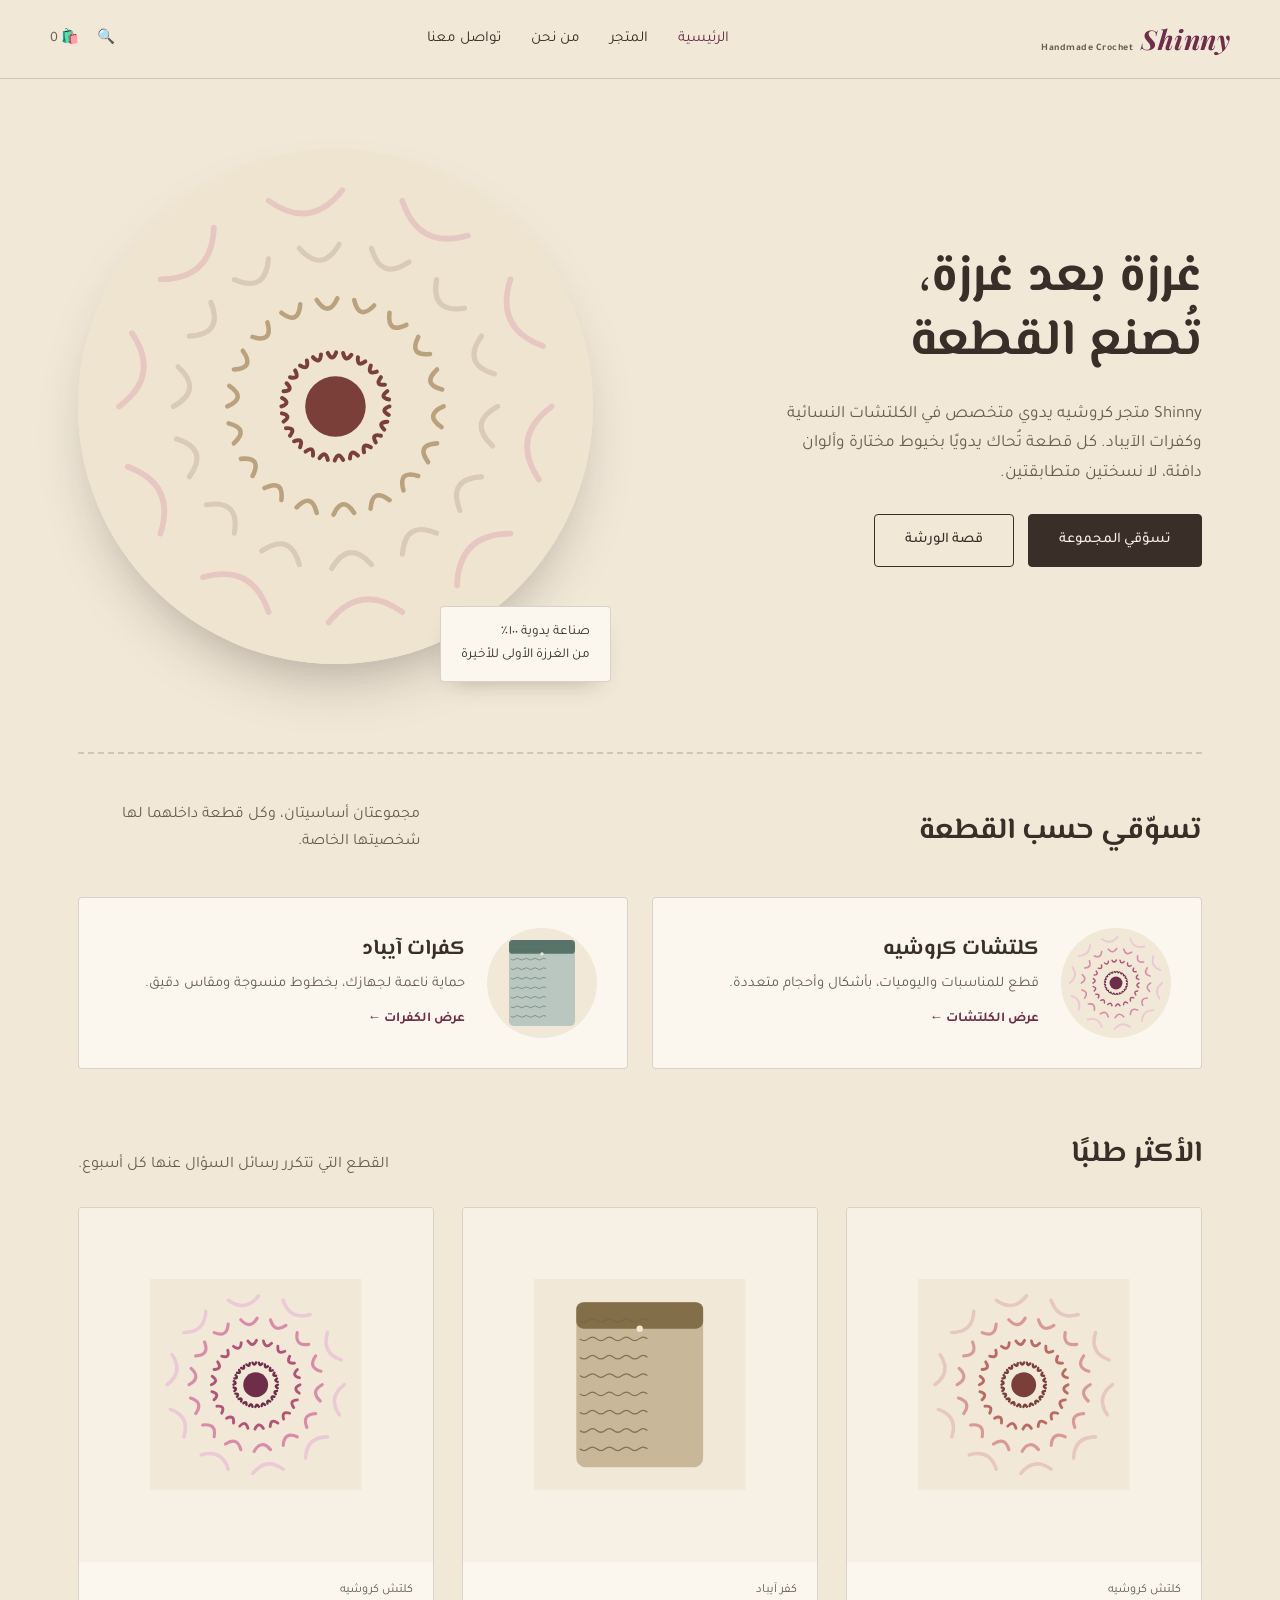
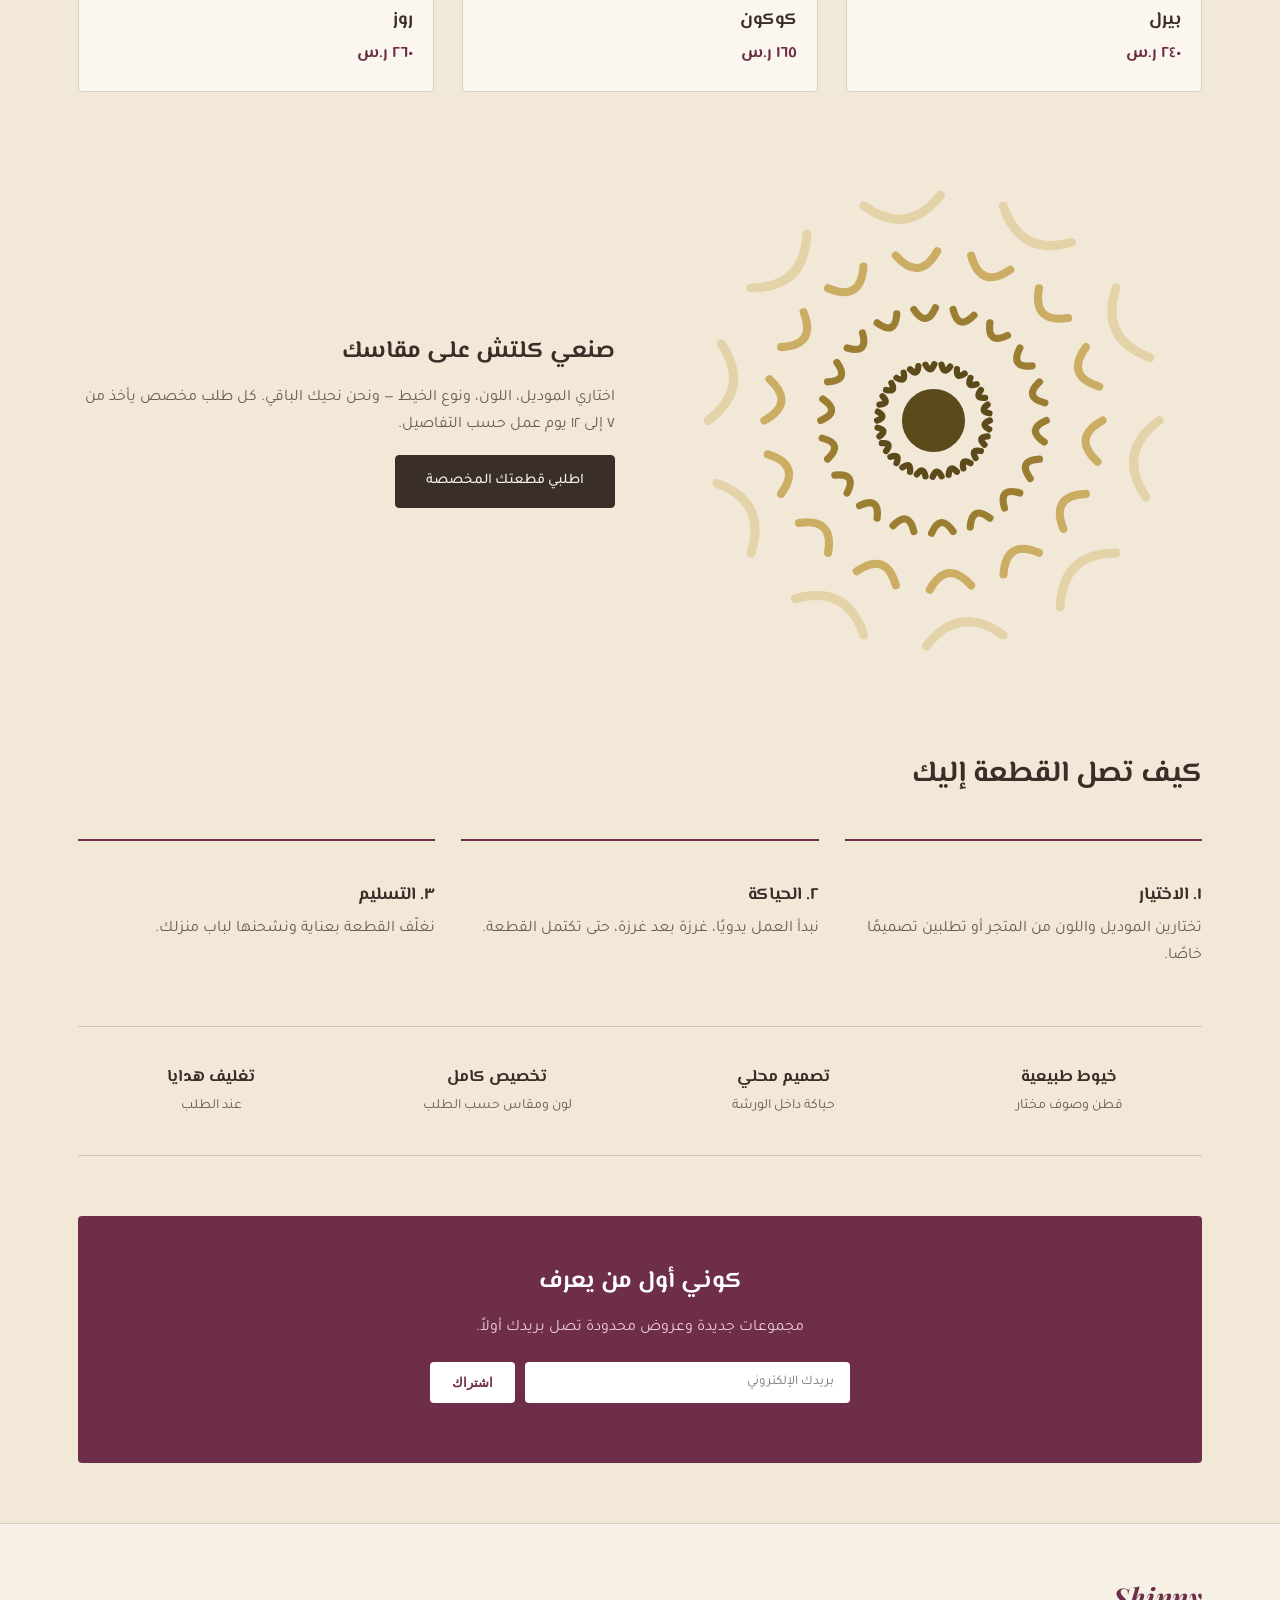
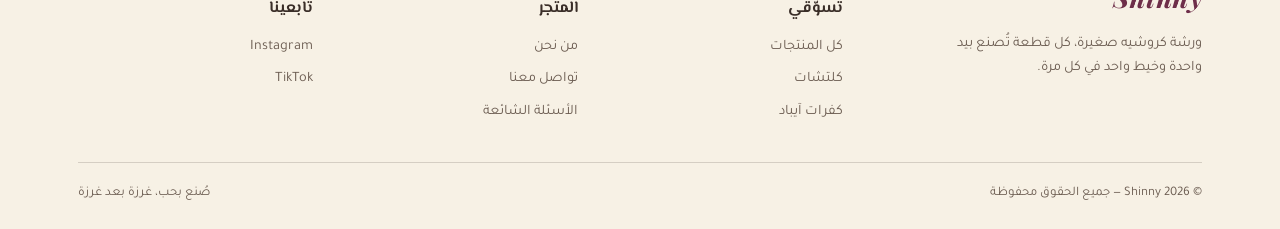
<file: index.html>
<!DOCTYPE html>
<html lang="ar" dir="rtl">
<head>
<meta charset="UTF-8">
<meta name="viewport" content="width=device-width, initial-scale=1.0">
<title>Shinny | كروشيه يدوي بالكامل</title>
<meta name="description" content="Shinny: كلتشات وكفرات آيباد كروشيه، مصنوعة يدويًا قطعة بقطعة.">
<link rel="stylesheet" href="style.css">
</head>
<body>

<header class="site-header">
  <div class="wrap header-row">
    <a href="index.html" class="logo"><em>Shinny</em><span>Handmade Crochet</span></a>
    <nav class="main-nav">
      <ul>
        <li><a href="index.html" class="active">الرئيسية</a></li>
        <li><a href="shop.html">المتجر</a></li>
        <li><a href="about.html">من نحن</a></li>
        <li><a href="contact.html">تواصل معنا</a></li>
      </ul>
    </nav>
    <div class="header-icons">
      <span>🔍</span><span>🛍️ 0</span>
    </div>
    <button class="burger" aria-label="القائمة">☰</button>
  </div>
</header>

<main class="wrap">

  <section class="hero">
    <div>
      <h1>غرزة بعد غرزة، تُصنع القطعة</h1>
      <p class="lede">Shinny متجر كروشيه يدوي متخصص في الكلتشات النسائية وكفرات الآيباد. كل قطعة تُحاك يدويًا بخيوط مختارة وألوان دافئة، لا نسختين متطابقتين.</p>
      <div style="display:flex; gap:14px; margin-top:26px; flex-wrap:wrap;">
        <a href="shop.html" class="btn btn-dark">تسوّقي المجموعة</a>
        <a href="about.html" class="btn btn-outline">قصة الورشة</a>
      </div>
    </div>
    <div class="hero-art">
      <svg xmlns="http://www.w3.org/2000/svg" viewBox="0 0 900 900" role="img" aria-label="غرزة كروشيه دائرية"><rect width="900" height="900" fill="#EFE4D0"/><path d="M828.0,450.0 Q755.3,503.3 805.7,578.0" stroke="#E7C7C2" stroke-width="10.0" fill="none" stroke-linecap="round"/><path d="M755.8,672.2 Q665.7,672.6 662.5,762.6" stroke="#E7C7C2" stroke-width="10.0" fill="none" stroke-linecap="round"/><path d="M566.8,809.5 Q493.7,756.9 438.1,827.8" stroke="#E7C7C2" stroke-width="10.0" fill="none" stroke-linecap="round"/><path d="M333.2,809.5 Q305.0,723.9 218.3,748.7" stroke="#E7C7C2" stroke-width="10.0" fill="none" stroke-linecap="round"/><path d="M144.2,672.2 Q171.6,586.4 87.0,555.5" stroke="#E7C7C2" stroke-width="10.0" fill="none" stroke-linecap="round"/><path d="M72.0,450.0 Q144.7,396.7 94.3,322.0" stroke="#E7C7C2" stroke-width="10.0" fill="none" stroke-linecap="round"/><path d="M144.2,227.8 Q234.3,227.4 237.5,137.4" stroke="#E7C7C2" stroke-width="10.0" fill="none" stroke-linecap="round"/><path d="M333.2,90.5 Q406.3,143.1 461.9,72.2" stroke="#E7C7C2" stroke-width="10.0" fill="none" stroke-linecap="round"/><path d="M566.8,90.5 Q595.0,176.1 681.7,151.3" stroke="#E7C7C2" stroke-width="10.0" fill="none" stroke-linecap="round"/><path d="M755.8,227.8 Q728.4,313.6 813.0,344.5" stroke="#E7C7C2" stroke-width="10.0" fill="none" stroke-linecap="round"/><path d="M733.5,450.0 Q680.7,478.6 724.9,519.3" stroke="#D9CBB8" stroke-width="9.0" fill="none" stroke-linecap="round"/><path d="M705.4,573.0 Q645.4,575.9 667.6,631.7" stroke="#D9CBB8" stroke-width="9.0" fill="none" stroke-linecap="round"/><path d="M626.8,671.6 Q571.5,648.2 567.2,708.1" stroke="#D9CBB8" stroke-width="9.0" fill="none" stroke-linecap="round"/><path d="M513.1,726.4 Q473.4,681.3 443.6,733.4" stroke="#D9CBB8" stroke-width="9.0" fill="none" stroke-linecap="round"/><path d="M386.9,726.4 Q370.8,668.5 321.3,702.6" stroke="#D9CBB8" stroke-width="9.0" fill="none" stroke-linecap="round"/><path d="M273.2,671.6 Q283.8,612.5 224.4,621.7" stroke="#D9CBB8" stroke-width="9.0" fill="none" stroke-linecap="round"/><path d="M194.6,573.0 Q229.7,524.3 172.3,506.9" stroke="#D9CBB8" stroke-width="9.0" fill="none" stroke-linecap="round"/><path d="M166.5,450.0 Q219.3,421.4 175.1,380.7" stroke="#D9CBB8" stroke-width="9.0" fill="none" stroke-linecap="round"/><path d="M194.6,327.0 Q254.6,324.1 232.4,268.3" stroke="#D9CBB8" stroke-width="9.0" fill="none" stroke-linecap="round"/><path d="M273.2,228.4 Q328.5,251.8 332.8,191.9" stroke="#D9CBB8" stroke-width="9.0" fill="none" stroke-linecap="round"/><path d="M386.9,173.6 Q426.6,218.7 456.4,166.6" stroke="#D9CBB8" stroke-width="9.0" fill="none" stroke-linecap="round"/><path d="M513.1,173.6 Q529.2,231.5 578.7,197.4" stroke="#D9CBB8" stroke-width="9.0" fill="none" stroke-linecap="round"/><path d="M626.8,228.4 Q616.2,287.5 675.6,278.3" stroke="#D9CBB8" stroke-width="9.0" fill="none" stroke-linecap="round"/><path d="M705.4,327.0 Q670.3,375.7 727.7,393.1" stroke="#D9CBB8" stroke-width="9.0" fill="none" stroke-linecap="round"/><path d="M639.0,450.0 Q604.3,464.9 635.5,486.1" stroke="#B9A27D" stroke-width="8.0" fill="none" stroke-linecap="round"/><path d="M627.6,514.6 Q589.9,516.7 612.0,547.3" stroke="#B9A27D" stroke-width="8.0" fill="none" stroke-linecap="round"/><path d="M594.8,571.5 Q558.6,560.5 568.9,596.9" stroke="#B9A27D" stroke-width="8.0" fill="none" stroke-linecap="round"/><path d="M544.5,613.7 Q514.3,591.0 511.5,628.7" stroke="#B9A27D" stroke-width="8.0" fill="none" stroke-linecap="round"/><path d="M482.8,636.1 Q462.2,604.5 446.7,639.0" stroke="#B9A27D" stroke-width="8.0" fill="none" stroke-linecap="round"/><path d="M417.2,636.1 Q408.6,599.3 382.3,626.4" stroke="#B9A27D" stroke-width="8.0" fill="none" stroke-linecap="round"/><path d="M355.5,613.7 Q360.0,576.2 326.0,592.6" stroke="#B9A27D" stroke-width="8.0" fill="none" stroke-linecap="round"/><path d="M305.2,571.5 Q322.3,537.8 284.7,541.6" stroke="#B9A27D" stroke-width="8.0" fill="none" stroke-linecap="round"/><path d="M272.4,514.6 Q300.0,488.8 263.3,479.6" stroke="#B9A27D" stroke-width="8.0" fill="none" stroke-linecap="round"/><path d="M261.0,450.0 Q295.7,435.1 264.5,413.9" stroke="#B9A27D" stroke-width="8.0" fill="none" stroke-linecap="round"/><path d="M272.4,385.4 Q310.1,383.3 288.0,352.7" stroke="#B9A27D" stroke-width="8.0" fill="none" stroke-linecap="round"/><path d="M305.2,328.5 Q341.4,339.5 331.1,303.1" stroke="#B9A27D" stroke-width="8.0" fill="none" stroke-linecap="round"/><path d="M355.5,286.3 Q385.7,309.0 388.5,271.3" stroke="#B9A27D" stroke-width="8.0" fill="none" stroke-linecap="round"/><path d="M417.2,263.9 Q437.8,295.5 453.3,261.0" stroke="#B9A27D" stroke-width="8.0" fill="none" stroke-linecap="round"/><path d="M482.8,263.9 Q491.4,300.7 517.7,273.6" stroke="#B9A27D" stroke-width="8.0" fill="none" stroke-linecap="round"/><path d="M544.5,286.3 Q540.0,323.8 574.0,307.4" stroke="#B9A27D" stroke-width="8.0" fill="none" stroke-linecap="round"/><path d="M594.8,328.5 Q577.7,362.2 615.3,358.4" stroke="#B9A27D" stroke-width="8.0" fill="none" stroke-linecap="round"/><path d="M627.6,385.4 Q600.0,411.2 636.7,420.4" stroke="#B9A27D" stroke-width="8.0" fill="none" stroke-linecap="round"/><path d="M544.5,450.0 Q527.3,456.1 543.3,464.8" stroke="#7A3F38" stroke-width="7.0" fill="none" stroke-linecap="round"/><path d="M540.7,476.6 Q522.4,477.6 535.4,490.5" stroke="#7A3F38" stroke-width="7.0" fill="none" stroke-linecap="round"/><path d="M529.5,501.1 Q511.7,496.9 520.5,512.9" stroke="#7A3F38" stroke-width="7.0" fill="none" stroke-linecap="round"/><path d="M511.9,521.4 Q496.0,512.4 500.0,530.2" stroke="#7A3F38" stroke-width="7.0" fill="none" stroke-linecap="round"/><path d="M489.3,536.0 Q476.6,522.8 475.3,541.0" stroke="#7A3F38" stroke-width="7.0" fill="none" stroke-linecap="round"/><path d="M463.4,543.5 Q455.0,527.3 448.7,544.5" stroke="#7A3F38" stroke-width="7.0" fill="none" stroke-linecap="round"/><path d="M436.6,543.5 Q433.0,525.6 422.1,540.3" stroke="#7A3F38" stroke-width="7.0" fill="none" stroke-linecap="round"/><path d="M410.7,536.0 Q412.4,517.7 397.8,528.8" stroke="#7A3F38" stroke-width="7.0" fill="none" stroke-linecap="round"/><path d="M388.1,521.4 Q394.8,504.4 377.7,510.9" stroke="#7A3F38" stroke-width="7.0" fill="none" stroke-linecap="round"/><path d="M370.5,501.1 Q381.7,486.7 363.5,488.0" stroke="#7A3F38" stroke-width="7.0" fill="none" stroke-linecap="round"/><path d="M359.3,476.6 Q374.2,465.9 356.3,462.1" stroke="#7A3F38" stroke-width="7.0" fill="none" stroke-linecap="round"/><path d="M355.5,450.0 Q372.7,443.9 356.7,435.2" stroke="#7A3F38" stroke-width="7.0" fill="none" stroke-linecap="round"/><path d="M359.3,423.4 Q377.6,422.4 364.6,409.5" stroke="#7A3F38" stroke-width="7.0" fill="none" stroke-linecap="round"/><path d="M370.5,398.9 Q388.3,403.1 379.5,387.1" stroke="#7A3F38" stroke-width="7.0" fill="none" stroke-linecap="round"/><path d="M388.1,378.6 Q404.0,387.6 400.0,369.8" stroke="#7A3F38" stroke-width="7.0" fill="none" stroke-linecap="round"/><path d="M410.7,364.0 Q423.4,377.2 424.7,359.0" stroke="#7A3F38" stroke-width="7.0" fill="none" stroke-linecap="round"/><path d="M436.6,356.5 Q445.0,372.7 451.3,355.5" stroke="#7A3F38" stroke-width="7.0" fill="none" stroke-linecap="round"/><path d="M463.4,356.5 Q467.0,374.4 477.9,359.7" stroke="#7A3F38" stroke-width="7.0" fill="none" stroke-linecap="round"/><path d="M489.3,364.0 Q487.6,382.3 502.2,371.2" stroke="#7A3F38" stroke-width="7.0" fill="none" stroke-linecap="round"/><path d="M511.9,378.6 Q505.2,395.6 522.3,389.1" stroke="#7A3F38" stroke-width="7.0" fill="none" stroke-linecap="round"/><path d="M529.5,398.9 Q518.3,413.3 536.5,412.0" stroke="#7A3F38" stroke-width="7.0" fill="none" stroke-linecap="round"/><path d="M540.7,423.4 Q525.8,434.1 543.7,437.9" stroke="#7A3F38" stroke-width="7.0" fill="none" stroke-linecap="round"/><circle cx="450.0" cy="450.0" r="52.9" fill="#7A3F38"/></svg>
      <div class="tag">صناعة يدوية ١٠٠٪<br>من الغرزة الأولى للأخيرة</div>
    </div>
  </section>

  <hr class="stitch-rule">

  <section>
    <div class="section-head">
      <h2>تسوّقي حسب القطعة</h2>
      <p>مجموعتان أساسيتان، وكل قطعة داخلهما لها شخصيتها الخاصة.</p>
    </div>
    <div class="cat-grid">
      <a class="cat-card" href="shop.html#clutch">
        <svg xmlns="http://www.w3.org/2000/svg" viewBox="0 0 600 600" role="img" aria-label="كلتش كروشيه"><rect width="600" height="600" fill="#F1E8D8"/><path d="M552.0,300.0 Q503.6,335.5 537.1,385.4" stroke="#EBC9D6" stroke-width="10.0" fill="none" stroke-linecap="round"/><path d="M503.9,448.1 Q443.8,448.4 441.6,508.4" stroke="#EBC9D6" stroke-width="10.0" fill="none" stroke-linecap="round"/><path d="M377.9,539.7 Q329.1,504.6 292.1,551.9" stroke="#EBC9D6" stroke-width="10.0" fill="none" stroke-linecap="round"/><path d="M222.1,539.7 Q203.3,482.6 145.5,499.1" stroke="#EBC9D6" stroke-width="10.0" fill="none" stroke-linecap="round"/><path d="M96.1,448.1 Q114.4,390.9 58.0,370.3" stroke="#EBC9D6" stroke-width="10.0" fill="none" stroke-linecap="round"/><path d="M48.0,300.0 Q96.4,264.5 62.9,214.6" stroke="#EBC9D6" stroke-width="10.0" fill="none" stroke-linecap="round"/><path d="M96.1,151.9 Q156.2,151.6 158.4,91.6" stroke="#EBC9D6" stroke-width="10.0" fill="none" stroke-linecap="round"/><path d="M222.1,60.3 Q270.9,95.4 307.9,48.1" stroke="#EBC9D6" stroke-width="10.0" fill="none" stroke-linecap="round"/><path d="M377.9,60.3 Q396.7,117.4 454.5,100.9" stroke="#EBC9D6" stroke-width="10.0" fill="none" stroke-linecap="round"/><path d="M503.9,151.9 Q485.6,209.1 542.0,229.7" stroke="#EBC9D6" stroke-width="10.0" fill="none" stroke-linecap="round"/><path d="M489.0,300.0 Q453.8,319.1 483.3,346.2" stroke="#D98CAA" stroke-width="9.0" fill="none" stroke-linecap="round"/><path d="M470.3,382.0 Q430.3,383.9 445.1,421.1" stroke="#D98CAA" stroke-width="9.0" fill="none" stroke-linecap="round"/><path d="M417.8,447.8 Q381.0,432.1 378.2,472.1" stroke="#D98CAA" stroke-width="9.0" fill="none" stroke-linecap="round"/><path d="M342.1,484.3 Q315.6,454.2 295.8,489.0" stroke="#D98CAA" stroke-width="9.0" fill="none" stroke-linecap="round"/><path d="M257.9,484.3 Q247.2,445.7 214.2,468.4" stroke="#D98CAA" stroke-width="9.0" fill="none" stroke-linecap="round"/><path d="M182.2,447.8 Q189.2,408.4 149.6,414.5" stroke="#D98CAA" stroke-width="9.0" fill="none" stroke-linecap="round"/><path d="M129.7,382.0 Q153.2,349.5 114.8,337.9" stroke="#D98CAA" stroke-width="9.0" fill="none" stroke-linecap="round"/><path d="M111.0,300.0 Q146.2,280.9 116.7,253.8" stroke="#D98CAA" stroke-width="9.0" fill="none" stroke-linecap="round"/><path d="M129.7,218.0 Q169.7,216.1 154.9,178.9" stroke="#D98CAA" stroke-width="9.0" fill="none" stroke-linecap="round"/><path d="M182.2,152.2 Q219.0,167.9 221.8,127.9" stroke="#D98CAA" stroke-width="9.0" fill="none" stroke-linecap="round"/><path d="M257.9,115.7 Q284.4,145.8 304.2,111.0" stroke="#D98CAA" stroke-width="9.0" fill="none" stroke-linecap="round"/><path d="M342.1,115.7 Q352.8,154.3 385.8,131.6" stroke="#D98CAA" stroke-width="9.0" fill="none" stroke-linecap="round"/><path d="M417.8,152.2 Q410.8,191.6 450.4,185.5" stroke="#D98CAA" stroke-width="9.0" fill="none" stroke-linecap="round"/><path d="M470.3,218.0 Q446.8,250.5 485.2,262.1" stroke="#D98CAA" stroke-width="9.0" fill="none" stroke-linecap="round"/><path d="M426.0,300.0 Q402.8,309.9 423.7,324.0" stroke="#B15578" stroke-width="8.0" fill="none" stroke-linecap="round"/><path d="M418.4,343.1 Q393.3,344.5 408.0,364.9" stroke="#B15578" stroke-width="8.0" fill="none" stroke-linecap="round"/><path d="M396.5,381.0 Q372.4,373.7 379.3,397.9" stroke="#B15578" stroke-width="8.0" fill="none" stroke-linecap="round"/><path d="M363.0,409.1 Q342.8,394.0 341.0,419.1" stroke="#B15578" stroke-width="8.0" fill="none" stroke-linecap="round"/><path d="M321.9,424.1 Q308.1,403.0 297.8,426.0" stroke="#B15578" stroke-width="8.0" fill="none" stroke-linecap="round"/><path d="M278.1,424.1 Q272.4,399.6 254.8,417.6" stroke="#B15578" stroke-width="8.0" fill="none" stroke-linecap="round"/><path d="M237.0,409.1 Q240.0,384.1 217.3,395.1" stroke="#B15578" stroke-width="8.0" fill="none" stroke-linecap="round"/><path d="M203.5,381.0 Q214.9,358.5 189.8,361.1" stroke="#B15578" stroke-width="8.0" fill="none" stroke-linecap="round"/><path d="M181.6,343.1 Q200.0,325.9 175.6,319.7" stroke="#B15578" stroke-width="8.0" fill="none" stroke-linecap="round"/><path d="M174.0,300.0 Q197.2,290.1 176.3,276.0" stroke="#B15578" stroke-width="8.0" fill="none" stroke-linecap="round"/><path d="M181.6,256.9 Q206.7,255.5 192.0,235.1" stroke="#B15578" stroke-width="8.0" fill="none" stroke-linecap="round"/><path d="M203.5,219.0 Q227.6,226.3 220.7,202.1" stroke="#B15578" stroke-width="8.0" fill="none" stroke-linecap="round"/><path d="M237.0,190.9 Q257.2,206.0 259.0,180.9" stroke="#B15578" stroke-width="8.0" fill="none" stroke-linecap="round"/><path d="M278.1,175.9 Q291.9,197.0 302.2,174.0" stroke="#B15578" stroke-width="8.0" fill="none" stroke-linecap="round"/><path d="M321.9,175.9 Q327.6,200.4 345.2,182.4" stroke="#B15578" stroke-width="8.0" fill="none" stroke-linecap="round"/><path d="M363.0,190.9 Q360.0,215.9 382.7,204.9" stroke="#B15578" stroke-width="8.0" fill="none" stroke-linecap="round"/><path d="M396.5,219.0 Q385.1,241.5 410.2,238.9" stroke="#B15578" stroke-width="8.0" fill="none" stroke-linecap="round"/><path d="M418.4,256.9 Q400.0,274.1 424.4,280.3" stroke="#B15578" stroke-width="8.0" fill="none" stroke-linecap="round"/><path d="M363.0,300.0 Q351.5,304.1 362.2,309.9" stroke="#6E2E49" stroke-width="7.0" fill="none" stroke-linecap="round"/><path d="M360.4,317.7 Q348.3,318.4 356.9,327.0" stroke="#6E2E49" stroke-width="7.0" fill="none" stroke-linecap="round"/><path d="M353.0,334.1 Q341.1,331.3 347.0,341.9" stroke="#6E2E49" stroke-width="7.0" fill="none" stroke-linecap="round"/><path d="M341.3,347.6 Q330.7,341.6 333.3,353.5" stroke="#6E2E49" stroke-width="7.0" fill="none" stroke-linecap="round"/><path d="M326.2,357.3 Q317.7,348.5 316.9,360.7" stroke="#6E2E49" stroke-width="7.0" fill="none" stroke-linecap="round"/><path d="M309.0,362.4 Q303.3,351.6 299.1,363.0" stroke="#6E2E49" stroke-width="7.0" fill="none" stroke-linecap="round"/><path d="M291.0,362.4 Q288.7,350.4 281.4,360.2" stroke="#6E2E49" stroke-width="7.0" fill="none" stroke-linecap="round"/><path d="M273.8,357.3 Q274.9,345.2 265.2,352.5" stroke="#6E2E49" stroke-width="7.0" fill="none" stroke-linecap="round"/><path d="M258.7,347.6 Q263.2,336.3 251.8,340.6" stroke="#6E2E49" stroke-width="7.0" fill="none" stroke-linecap="round"/><path d="M247.0,334.1 Q254.5,324.4 242.3,325.4" stroke="#6E2E49" stroke-width="7.0" fill="none" stroke-linecap="round"/><path d="M239.6,317.7 Q249.4,310.6 237.5,308.1" stroke="#6E2E49" stroke-width="7.0" fill="none" stroke-linecap="round"/><path d="M237.0,300.0 Q248.5,295.9 237.8,290.1" stroke="#6E2E49" stroke-width="7.0" fill="none" stroke-linecap="round"/><path d="M239.6,282.3 Q251.7,281.6 243.1,273.0" stroke="#6E2E49" stroke-width="7.0" fill="none" stroke-linecap="round"/><path d="M247.0,265.9 Q258.9,268.7 253.0,258.1" stroke="#6E2E49" stroke-width="7.0" fill="none" stroke-linecap="round"/><path d="M258.7,252.4 Q269.3,258.4 266.7,246.5" stroke="#6E2E49" stroke-width="7.0" fill="none" stroke-linecap="round"/><path d="M273.8,242.7 Q282.3,251.5 283.1,239.3" stroke="#6E2E49" stroke-width="7.0" fill="none" stroke-linecap="round"/><path d="M291.0,237.6 Q296.7,248.4 300.9,237.0" stroke="#6E2E49" stroke-width="7.0" fill="none" stroke-linecap="round"/><path d="M309.0,237.6 Q311.3,249.6 318.6,239.8" stroke="#6E2E49" stroke-width="7.0" fill="none" stroke-linecap="round"/><path d="M326.2,242.7 Q325.1,254.8 334.8,247.5" stroke="#6E2E49" stroke-width="7.0" fill="none" stroke-linecap="round"/><path d="M341.3,252.4 Q336.8,263.7 348.2,259.4" stroke="#6E2E49" stroke-width="7.0" fill="none" stroke-linecap="round"/><path d="M353.0,265.9 Q345.5,275.6 357.7,274.6" stroke="#6E2E49" stroke-width="7.0" fill="none" stroke-linecap="round"/><path d="M360.4,282.3 Q350.6,289.4 362.5,291.9" stroke="#6E2E49" stroke-width="7.0" fill="none" stroke-linecap="round"/><circle cx="300.0" cy="300.0" r="35.3" fill="#6E2E49"/></svg>
        <div>
          <h3>كلتشات كروشيه</h3>
          <p>قطع للمناسبات واليوميات، بأشكال وأحجام متعددة.</p>
          <span class="go">عرض الكلتشات ←</span>
        </div>
      </a>
      <a class="cat-card" href="shop.html#ipad">
        <svg xmlns="http://www.w3.org/2000/svg" viewBox="0 0 600 600" role="img" aria-label="كفر آيباد كروشيه"><rect width="600" height="600" fill="#F1E8D8"/><rect x="120.0" y="66.0" width="360.0" height="468.0" rx="26" fill="#B9C7C0"/><path d="M130.0,118.0 q12,10 24,0 q12,-10 24,0 q12,10 24,0 q12,-10 24,0 q12,10 24,0 q12,-10 24,0 q12,10 24,0 q12,-10 24,0" stroke="#4E6B60" stroke-width="3.5" fill="none" opacity="0.85"/><path d="M130.0,170.0 q12,10 24,0 q12,-10 24,0 q12,10 24,0 q12,-10 24,0 q12,10 24,0 q12,-10 24,0 q12,10 24,0 q12,-10 24,0" stroke="#4E6B60" stroke-width="3.5" fill="none" opacity="0.85"/><path d="M130.0,222.0 q12,10 24,0 q12,-10 24,0 q12,10 24,0 q12,-10 24,0 q12,10 24,0 q12,-10 24,0 q12,10 24,0 q12,-10 24,0" stroke="#4E6B60" stroke-width="3.5" fill="none" opacity="0.85"/><path d="M130.0,274.0 q12,10 24,0 q12,-10 24,0 q12,10 24,0 q12,-10 24,0 q12,10 24,0 q12,-10 24,0 q12,10 24,0 q12,-10 24,0" stroke="#4E6B60" stroke-width="3.5" fill="none" opacity="0.85"/><path d="M130.0,326.0 q12,10 24,0 q12,-10 24,0 q12,10 24,0 q12,-10 24,0 q12,10 24,0 q12,-10 24,0 q12,10 24,0 q12,-10 24,0" stroke="#4E6B60" stroke-width="3.5" fill="none" opacity="0.85"/><path d="M130.0,378.0 q12,10 24,0 q12,-10 24,0 q12,10 24,0 q12,-10 24,0 q12,10 24,0 q12,-10 24,0 q12,10 24,0 q12,-10 24,0" stroke="#4E6B60" stroke-width="3.5" fill="none" opacity="0.85"/><path d="M130.0,430.0 q12,10 24,0 q12,-10 24,0 q12,10 24,0 q12,-10 24,0 q12,10 24,0 q12,-10 24,0 q12,10 24,0 q12,-10 24,0" stroke="#4E6B60" stroke-width="3.5" fill="none" opacity="0.85"/><path d="M130.0,482.0 q12,10 24,0 q12,-10 24,0 q12,10 24,0 q12,-10 24,0 q12,10 24,0 q12,-10 24,0 q12,10 24,0 q12,-10 24,0" stroke="#4E6B60" stroke-width="3.5" fill="none" opacity="0.85"/><rect x="120.0" y="66.0" width="360.0" height="74.9" rx="20" fill="#4E6B60" opacity="0.9"/><circle cx="300.0" cy="140.9" r="9" fill="#F1E8D8"/></svg>
        <div>
          <h3>كفرات آيباد</h3>
          <p>حماية ناعمة لجهازك، بخطوط منسوجة ومقاس دقيق.</p>
          <span class="go">عرض الكفرات ←</span>
        </div>
      </a>
    </div>
  </section>

  <section>
    <div class="section-head">
      <h2>الأكثر طلبًا</h2>
      <p>القطع التي تتكرر رسائل السؤال عنها كل أسبوع.</p>
    </div>
    <div class="product-grid">

      <a class="product-card" href="product.html?item=pearl">
        <div class="thumb"><svg xmlns="http://www.w3.org/2000/svg" viewBox="0 0 600 600" role="img" aria-label="كلتش بيرل"><rect width="600" height="600" fill="#F1E8D8"/><path d="M552.0,300.0 Q503.6,335.5 537.1,385.4" stroke="#E7C7C2" stroke-width="10.0" fill="none" stroke-linecap="round"/><path d="M503.9,448.1 Q443.8,448.4 441.6,508.4" stroke="#E7C7C2" stroke-width="10.0" fill="none" stroke-linecap="round"/><path d="M377.9,539.7 Q329.1,504.6 292.1,551.9" stroke="#E7C7C2" stroke-width="10.0" fill="none" stroke-linecap="round"/><path d="M222.1,539.7 Q203.3,482.6 145.5,499.1" stroke="#E7C7C2" stroke-width="10.0" fill="none" stroke-linecap="round"/><path d="M96.1,448.1 Q114.4,390.9 58.0,370.3" stroke="#E7C7C2" stroke-width="10.0" fill="none" stroke-linecap="round"/><path d="M48.0,300.0 Q96.4,264.5 62.9,214.6" stroke="#E7C7C2" stroke-width="10.0" fill="none" stroke-linecap="round"/><path d="M96.1,151.9 Q156.2,151.6 158.4,91.6" stroke="#E7C7C2" stroke-width="10.0" fill="none" stroke-linecap="round"/><path d="M222.1,60.3 Q270.9,95.4 307.9,48.1" stroke="#E7C7C2" stroke-width="10.0" fill="none" stroke-linecap="round"/><path d="M377.9,60.3 Q396.7,117.4 454.5,100.9" stroke="#E7C7C2" stroke-width="10.0" fill="none" stroke-linecap="round"/><path d="M503.9,151.9 Q485.6,209.1 542.0,229.7" stroke="#E7C7C2" stroke-width="10.0" fill="none" stroke-linecap="round"/><path d="M489.0,300.0 Q453.8,319.1 483.3,346.2" stroke="#D89A93" stroke-width="9.0" fill="none" stroke-linecap="round"/><path d="M470.3,382.0 Q430.3,383.9 445.1,421.1" stroke="#D89A93" stroke-width="9.0" fill="none" stroke-linecap="round"/><path d="M417.8,447.8 Q381.0,432.1 378.2,472.1" stroke="#D89A93" stroke-width="9.0" fill="none" stroke-linecap="round"/><path d="M342.1,484.3 Q315.6,454.2 295.8,489.0" stroke="#D89A93" stroke-width="9.0" fill="none" stroke-linecap="round"/><path d="M257.9,484.3 Q247.2,445.7 214.2,468.4" stroke="#D89A93" stroke-width="9.0" fill="none" stroke-linecap="round"/><path d="M182.2,447.8 Q189.2,408.4 149.6,414.5" stroke="#D89A93" stroke-width="9.0" fill="none" stroke-linecap="round"/><path d="M129.7,382.0 Q153.2,349.5 114.8,337.9" stroke="#D89A93" stroke-width="9.0" fill="none" stroke-linecap="round"/><path d="M111.0,300.0 Q146.2,280.9 116.7,253.8" stroke="#D89A93" stroke-width="9.0" fill="none" stroke-linecap="round"/><path d="M129.7,218.0 Q169.7,216.1 154.9,178.9" stroke="#D89A93" stroke-width="9.0" fill="none" stroke-linecap="round"/><path d="M182.2,152.2 Q219.0,167.9 221.8,127.9" stroke="#D89A93" stroke-width="9.0" fill="none" stroke-linecap="round"/><path d="M257.9,115.7 Q284.4,145.8 304.2,111.0" stroke="#D89A93" stroke-width="9.0" fill="none" stroke-linecap="round"/><path d="M342.1,115.7 Q352.8,154.3 385.8,131.6" stroke="#D89A93" stroke-width="9.0" fill="none" stroke-linecap="round"/><path d="M417.8,152.2 Q410.8,191.6 450.4,185.5" stroke="#D89A93" stroke-width="9.0" fill="none" stroke-linecap="round"/><path d="M470.3,218.0 Q446.8,250.5 485.2,262.1" stroke="#D89A93" stroke-width="9.0" fill="none" stroke-linecap="round"/><path d="M426.0,300.0 Q402.8,309.9 423.7,324.0" stroke="#B96B63" stroke-width="8.0" fill="none" stroke-linecap="round"/><path d="M418.4,343.1 Q393.3,344.5 408.0,364.9" stroke="#B96B63" stroke-width="8.0" fill="none" stroke-linecap="round"/><path d="M396.5,381.0 Q372.4,373.7 379.3,397.9" stroke="#B96B63" stroke-width="8.0" fill="none" stroke-linecap="round"/><path d="M363.0,409.1 Q342.8,394.0 341.0,419.1" stroke="#B96B63" stroke-width="8.0" fill="none" stroke-linecap="round"/><path d="M321.9,424.1 Q308.1,403.0 297.8,426.0" stroke="#B96B63" stroke-width="8.0" fill="none" stroke-linecap="round"/><path d="M278.1,424.1 Q272.4,399.6 254.8,417.6" stroke="#B96B63" stroke-width="8.0" fill="none" stroke-linecap="round"/><path d="M237.0,409.1 Q240.0,384.1 217.3,395.1" stroke="#B96B63" stroke-width="8.0" fill="none" stroke-linecap="round"/><path d="M203.5,381.0 Q214.9,358.5 189.8,361.1" stroke="#B96B63" stroke-width="8.0" fill="none" stroke-linecap="round"/><path d="M181.6,343.1 Q200.0,325.9 175.6,319.7" stroke="#B96B63" stroke-width="8.0" fill="none" stroke-linecap="round"/><path d="M174.0,300.0 Q197.2,290.1 176.3,276.0" stroke="#B96B63" stroke-width="8.0" fill="none" stroke-linecap="round"/><path d="M181.6,256.9 Q206.7,255.5 192.0,235.1" stroke="#B96B63" stroke-width="8.0" fill="none" stroke-linecap="round"/><path d="M203.5,219.0 Q227.6,226.3 220.7,202.1" stroke="#B96B63" stroke-width="8.0" fill="none" stroke-linecap="round"/><path d="M237.0,190.9 Q257.2,206.0 259.0,180.9" stroke="#B96B63" stroke-width="8.0" fill="none" stroke-linecap="round"/><path d="M278.1,175.9 Q291.9,197.0 302.2,174.0" stroke="#B96B63" stroke-width="8.0" fill="none" stroke-linecap="round"/><path d="M321.9,175.9 Q327.6,200.4 345.2,182.4" stroke="#B96B63" stroke-width="8.0" fill="none" stroke-linecap="round"/><path d="M363.0,190.9 Q360.0,215.9 382.7,204.9" stroke="#B96B63" stroke-width="8.0" fill="none" stroke-linecap="round"/><path d="M396.5,219.0 Q385.1,241.5 410.2,238.9" stroke="#B96B63" stroke-width="8.0" fill="none" stroke-linecap="round"/><path d="M418.4,256.9 Q400.0,274.1 424.4,280.3" stroke="#B96B63" stroke-width="8.0" fill="none" stroke-linecap="round"/><path d="M363.0,300.0 Q351.5,304.1 362.2,309.9" stroke="#7A3F38" stroke-width="7.0" fill="none" stroke-linecap="round"/><path d="M360.4,317.7 Q348.3,318.4 356.9,327.0" stroke="#7A3F38" stroke-width="7.0" fill="none" stroke-linecap="round"/><path d="M353.0,334.1 Q341.1,331.3 347.0,341.9" stroke="#7A3F38" stroke-width="7.0" fill="none" stroke-linecap="round"/><path d="M341.3,347.6 Q330.7,341.6 333.3,353.5" stroke="#7A3F38" stroke-width="7.0" fill="none" stroke-linecap="round"/><path d="M326.2,357.3 Q317.7,348.5 316.9,360.7" stroke="#7A3F38" stroke-width="7.0" fill="none" stroke-linecap="round"/><path d="M309.0,362.4 Q303.3,351.6 299.1,363.0" stroke="#7A3F38" stroke-width="7.0" fill="none" stroke-linecap="round"/><path d="M291.0,362.4 Q288.7,350.4 281.4,360.2" stroke="#7A3F38" stroke-width="7.0" fill="none" stroke-linecap="round"/><path d="M273.8,357.3 Q274.9,345.2 265.2,352.5" stroke="#7A3F38" stroke-width="7.0" fill="none" stroke-linecap="round"/><path d="M258.7,347.6 Q263.2,336.3 251.8,340.6" stroke="#7A3F38" stroke-width="7.0" fill="none" stroke-linecap="round"/><path d="M247.0,334.1 Q254.5,324.4 242.3,325.4" stroke="#7A3F38" stroke-width="7.0" fill="none" stroke-linecap="round"/><path d="M239.6,317.7 Q249.4,310.6 237.5,308.1" stroke="#7A3F38" stroke-width="7.0" fill="none" stroke-linecap="round"/><path d="M237.0,300.0 Q248.5,295.9 237.8,290.1" stroke="#7A3F38" stroke-width="7.0" fill="none" stroke-linecap="round"/><path d="M239.6,282.3 Q251.7,281.6 243.1,273.0" stroke="#7A3F38" stroke-width="7.0" fill="none" stroke-linecap="round"/><path d="M247.0,265.9 Q258.9,268.7 253.0,258.1" stroke="#7A3F38" stroke-width="7.0" fill="none" stroke-linecap="round"/><path d="M258.7,252.4 Q269.3,258.4 266.7,246.5" stroke="#7A3F38" stroke-width="7.0" fill="none" stroke-linecap="round"/><path d="M273.8,242.7 Q282.3,251.5 283.1,239.3" stroke="#7A3F38" stroke-width="7.0" fill="none" stroke-linecap="round"/><path d="M291.0,237.6 Q296.7,248.4 300.9,237.0" stroke="#7A3F38" stroke-width="7.0" fill="none" stroke-linecap="round"/><path d="M309.0,237.6 Q311.3,249.6 318.6,239.8" stroke="#7A3F38" stroke-width="7.0" fill="none" stroke-linecap="round"/><path d="M326.2,242.7 Q325.1,254.8 334.8,247.5" stroke="#7A3F38" stroke-width="7.0" fill="none" stroke-linecap="round"/><path d="M341.3,252.4 Q336.8,263.7 348.2,259.4" stroke="#7A3F38" stroke-width="7.0" fill="none" stroke-linecap="round"/><path d="M353.0,265.9 Q345.5,275.6 357.7,274.6" stroke="#7A3F38" stroke-width="7.0" fill="none" stroke-linecap="round"/><path d="M360.4,282.3 Q350.6,289.4 362.5,291.9" stroke="#7A3F38" stroke-width="7.0" fill="none" stroke-linecap="round"/><circle cx="300.0" cy="300.0" r="35.3" fill="#7A3F38"/></svg></div>
        <div class="product-body">
          <span class="kicker">كلتش كروشيه</span>
          <h3>بيرل</h3>
          <span class="price">٢٤٠ ر.س</span>
        </div>
      </a>

      <a class="product-card" href="product.html?item=cocoon">
        <div class="thumb"><svg xmlns="http://www.w3.org/2000/svg" viewBox="0 0 600 600" role="img" aria-label="كفر آيباد كوكون"><rect width="600" height="600" fill="#F1E8D8"/><rect x="120.0" y="66.0" width="360.0" height="468.0" rx="26" fill="#C9B79A"/><path d="M130.0,118.0 q12,10 24,0 q12,-10 24,0 q12,10 24,0 q12,-10 24,0 q12,10 24,0 q12,-10 24,0 q12,10 24,0 q12,-10 24,0" stroke="#7A6640" stroke-width="3.5" fill="none" opacity="0.85"/><path d="M130.0,170.0 q12,10 24,0 q12,-10 24,0 q12,10 24,0 q12,-10 24,0 q12,10 24,0 q12,-10 24,0 q12,10 24,0 q12,-10 24,0" stroke="#7A6640" stroke-width="3.5" fill="none" opacity="0.85"/><path d="M130.0,222.0 q12,10 24,0 q12,-10 24,0 q12,10 24,0 q12,-10 24,0 q12,10 24,0 q12,-10 24,0 q12,10 24,0 q12,-10 24,0" stroke="#7A6640" stroke-width="3.5" fill="none" opacity="0.85"/><path d="M130.0,274.0 q12,10 24,0 q12,-10 24,0 q12,10 24,0 q12,-10 24,0 q12,10 24,0 q12,-10 24,0 q12,10 24,0 q12,-10 24,0" stroke="#7A6640" stroke-width="3.5" fill="none" opacity="0.85"/><path d="M130.0,326.0 q12,10 24,0 q12,-10 24,0 q12,10 24,0 q12,-10 24,0 q12,10 24,0 q12,-10 24,0 q12,10 24,0 q12,-10 24,0" stroke="#7A6640" stroke-width="3.5" fill="none" opacity="0.85"/><path d="M130.0,378.0 q12,10 24,0 q12,-10 24,0 q12,10 24,0 q12,-10 24,0 q12,10 24,0 q12,-10 24,0 q12,10 24,0 q12,-10 24,0" stroke="#7A6640" stroke-width="3.5" fill="none" opacity="0.85"/><path d="M130.0,430.0 q12,10 24,0 q12,-10 24,0 q12,10 24,0 q12,-10 24,0 q12,10 24,0 q12,-10 24,0 q12,10 24,0 q12,-10 24,0" stroke="#7A6640" stroke-width="3.5" fill="none" opacity="0.85"/><path d="M130.0,482.0 q12,10 24,0 q12,-10 24,0 q12,10 24,0 q12,-10 24,0 q12,10 24,0 q12,-10 24,0 q12,10 24,0 q12,-10 24,0" stroke="#7A6640" stroke-width="3.5" fill="none" opacity="0.85"/><rect x="120.0" y="66.0" width="360.0" height="74.9" rx="20" fill="#7A6640" opacity="0.9"/><circle cx="300.0" cy="140.9" r="9" fill="#F1E8D8"/></svg></div>
        <div class="product-body">
          <span class="kicker">كفر آيباد</span>
          <h3>كوكون</h3>
          <span class="price">١٦٥ ر.س</span>
        </div>
      </a>

      <a class="product-card" href="product.html?item=rose">
        <div class="thumb"><svg xmlns="http://www.w3.org/2000/svg" viewBox="0 0 600 600" role="img" aria-label="كلتش روز"><rect width="600" height="600" fill="#F1E8D8"/><path d="M552.0,300.0 Q503.6,335.5 537.1,385.4" stroke="#EBC9D6" stroke-width="10.0" fill="none" stroke-linecap="round"/><path d="M503.9,448.1 Q443.8,448.4 441.6,508.4" stroke="#EBC9D6" stroke-width="10.0" fill="none" stroke-linecap="round"/><path d="M377.9,539.7 Q329.1,504.6 292.1,551.9" stroke="#EBC9D6" stroke-width="10.0" fill="none" stroke-linecap="round"/><path d="M222.1,539.7 Q203.3,482.6 145.5,499.1" stroke="#EBC9D6" stroke-width="10.0" fill="none" stroke-linecap="round"/><path d="M96.1,448.1 Q114.4,390.9 58.0,370.3" stroke="#EBC9D6" stroke-width="10.0" fill="none" stroke-linecap="round"/><path d="M48.0,300.0 Q96.4,264.5 62.9,214.6" stroke="#EBC9D6" stroke-width="10.0" fill="none" stroke-linecap="round"/><path d="M96.1,151.9 Q156.2,151.6 158.4,91.6" stroke="#EBC9D6" stroke-width="10.0" fill="none" stroke-linecap="round"/><path d="M222.1,60.3 Q270.9,95.4 307.9,48.1" stroke="#EBC9D6" stroke-width="10.0" fill="none" stroke-linecap="round"/><path d="M377.9,60.3 Q396.7,117.4 454.5,100.9" stroke="#EBC9D6" stroke-width="10.0" fill="none" stroke-linecap="round"/><path d="M503.9,151.9 Q485.6,209.1 542.0,229.7" stroke="#EBC9D6" stroke-width="10.0" fill="none" stroke-linecap="round"/><path d="M489.0,300.0 Q453.8,319.1 483.3,346.2" stroke="#D98CAA" stroke-width="9.0" fill="none" stroke-linecap="round"/><path d="M470.3,382.0 Q430.3,383.9 445.1,421.1" stroke="#D98CAA" stroke-width="9.0" fill="none" stroke-linecap="round"/><path d="M417.8,447.8 Q381.0,432.1 378.2,472.1" stroke="#D98CAA" stroke-width="9.0" fill="none" stroke-linecap="round"/><path d="M342.1,484.3 Q315.6,454.2 295.8,489.0" stroke="#D98CAA" stroke-width="9.0" fill="none" stroke-linecap="round"/><path d="M257.9,484.3 Q247.2,445.7 214.2,468.4" stroke="#D98CAA" stroke-width="9.0" fill="none" stroke-linecap="round"/><path d="M182.2,447.8 Q189.2,408.4 149.6,414.5" stroke="#D98CAA" stroke-width="9.0" fill="none" stroke-linecap="round"/><path d="M129.7,382.0 Q153.2,349.5 114.8,337.9" stroke="#D98CAA" stroke-width="9.0" fill="none" stroke-linecap="round"/><path d="M111.0,300.0 Q146.2,280.9 116.7,253.8" stroke="#D98CAA" stroke-width="9.0" fill="none" stroke-linecap="round"/><path d="M129.7,218.0 Q169.7,216.1 154.9,178.9" stroke="#D98CAA" stroke-width="9.0" fill="none" stroke-linecap="round"/><path d="M182.2,152.2 Q219.0,167.9 221.8,127.9" stroke="#D98CAA" stroke-width="9.0" fill="none" stroke-linecap="round"/><path d="M257.9,115.7 Q284.4,145.8 304.2,111.0" stroke="#D98CAA" stroke-width="9.0" fill="none" stroke-linecap="round"/><path d="M342.1,115.7 Q352.8,154.3 385.8,131.6" stroke="#D98CAA" stroke-width="9.0" fill="none" stroke-linecap="round"/><path d="M417.8,152.2 Q410.8,191.6 450.4,185.5" stroke="#D98CAA" stroke-width="9.0" fill="none" stroke-linecap="round"/><path d="M470.3,218.0 Q446.8,250.5 485.2,262.1" stroke="#D98CAA" stroke-width="9.0" fill="none" stroke-linecap="round"/><path d="M426.0,300.0 Q402.8,309.9 423.7,324.0" stroke="#B15578" stroke-width="8.0" fill="none" stroke-linecap="round"/><path d="M418.4,343.1 Q393.3,344.5 408.0,364.9" stroke="#B15578" stroke-width="8.0" fill="none" stroke-linecap="round"/><path d="M396.5,381.0 Q372.4,373.7 379.3,397.9" stroke="#B15578" stroke-width="8.0" fill="none" stroke-linecap="round"/><path d="M363.0,409.1 Q342.8,394.0 341.0,419.1" stroke="#B15578" stroke-width="8.0" fill="none" stroke-linecap="round"/><path d="M321.9,424.1 Q308.1,403.0 297.8,426.0" stroke="#B15578" stroke-width="8.0" fill="none" stroke-linecap="round"/><path d="M278.1,424.1 Q272.4,399.6 254.8,417.6" stroke="#B15578" stroke-width="8.0" fill="none" stroke-linecap="round"/><path d="M237.0,409.1 Q240.0,384.1 217.3,395.1" stroke="#B15578" stroke-width="8.0" fill="none" stroke-linecap="round"/><path d="M203.5,381.0 Q214.9,358.5 189.8,361.1" stroke="#B15578" stroke-width="8.0" fill="none" stroke-linecap="round"/><path d="M181.6,343.1 Q200.0,325.9 175.6,319.7" stroke="#B15578" stroke-width="8.0" fill="none" stroke-linecap="round"/><path d="M174.0,300.0 Q197.2,290.1 176.3,276.0" stroke="#B15578" stroke-width="8.0" fill="none" stroke-linecap="round"/><path d="M181.6,256.9 Q206.7,255.5 192.0,235.1" stroke="#B15578" stroke-width="8.0" fill="none" stroke-linecap="round"/><path d="M203.5,219.0 Q227.6,226.3 220.7,202.1" stroke="#B15578" stroke-width="8.0" fill="none" stroke-linecap="round"/><path d="M237.0,190.9 Q257.2,206.0 259.0,180.9" stroke="#B15578" stroke-width="8.0" fill="none" stroke-linecap="round"/><path d="M278.1,175.9 Q291.9,197.0 302.2,174.0" stroke="#B15578" stroke-width="8.0" fill="none" stroke-linecap="round"/><path d="M321.9,175.9 Q327.6,200.4 345.2,182.4" stroke="#B15578" stroke-width="8.0" fill="none" stroke-linecap="round"/><path d="M363.0,190.9 Q360.0,215.9 382.7,204.9" stroke="#B15578" stroke-width="8.0" fill="none" stroke-linecap="round"/><path d="M396.5,219.0 Q385.1,241.5 410.2,238.9" stroke="#B15578" stroke-width="8.0" fill="none" stroke-linecap="round"/><path d="M418.4,256.9 Q400.0,274.1 424.4,280.3" stroke="#B15578" stroke-width="8.0" fill="none" stroke-linecap="round"/><path d="M363.0,300.0 Q351.5,304.1 362.2,309.9" stroke="#6E2E49" stroke-width="7.0" fill="none" stroke-linecap="round"/><path d="M360.4,317.7 Q348.3,318.4 356.9,327.0" stroke="#6E2E49" stroke-width="7.0" fill="none" stroke-linecap="round"/><path d="M353.0,334.1 Q341.1,331.3 347.0,341.9" stroke="#6E2E49" stroke-width="7.0" fill="none" stroke-linecap="round"/><path d="M341.3,347.6 Q330.7,341.6 333.3,353.5" stroke="#6E2E49" stroke-width="7.0" fill="none" stroke-linecap="round"/><path d="M326.2,357.3 Q317.7,348.5 316.9,360.7" stroke="#6E2E49" stroke-width="7.0" fill="none" stroke-linecap="round"/><path d="M309.0,362.4 Q303.3,351.6 299.1,363.0" stroke="#6E2E49" stroke-width="7.0" fill="none" stroke-linecap="round"/><path d="M291.0,362.4 Q288.7,350.4 281.4,360.2" stroke="#6E2E49" stroke-width="7.0" fill="none" stroke-linecap="round"/><path d="M273.8,357.3 Q274.9,345.2 265.2,352.5" stroke="#6E2E49" stroke-width="7.0" fill="none" stroke-linecap="round"/><path d="M258.7,347.6 Q263.2,336.3 251.8,340.6" stroke="#6E2E49" stroke-width="7.0" fill="none" stroke-linecap="round"/><path d="M247.0,334.1 Q254.5,324.4 242.3,325.4" stroke="#6E2E49" stroke-width="7.0" fill="none" stroke-linecap="round"/><path d="M239.6,317.7 Q249.4,310.6 237.5,308.1" stroke="#6E2E49" stroke-width="7.0" fill="none" stroke-linecap="round"/><path d="M237.0,300.0 Q248.5,295.9 237.8,290.1" stroke="#6E2E49" stroke-width="7.0" fill="none" stroke-linecap="round"/><path d="M239.6,282.3 Q251.7,281.6 243.1,273.0" stroke="#6E2E49" stroke-width="7.0" fill="none" stroke-linecap="round"/><path d="M247.0,265.9 Q258.9,268.7 253.0,258.1" stroke="#6E2E49" stroke-width="7.0" fill="none" stroke-linecap="round"/><path d="M258.7,252.4 Q269.3,258.4 266.7,246.5" stroke="#6E2E49" stroke-width="7.0" fill="none" stroke-linecap="round"/><path d="M273.8,242.7 Q282.3,251.5 283.1,239.3" stroke="#6E2E49" stroke-width="7.0" fill="none" stroke-linecap="round"/><path d="M291.0,237.6 Q296.7,248.4 300.9,237.0" stroke="#6E2E49" stroke-width="7.0" fill="none" stroke-linecap="round"/><path d="M309.0,237.6 Q311.3,249.6 318.6,239.8" stroke="#6E2E49" stroke-width="7.0" fill="none" stroke-linecap="round"/><path d="M326.2,242.7 Q325.1,254.8 334.8,247.5" stroke="#6E2E49" stroke-width="7.0" fill="none" stroke-linecap="round"/><path d="M341.3,252.4 Q336.8,263.7 348.2,259.4" stroke="#6E2E49" stroke-width="7.0" fill="none" stroke-linecap="round"/><path d="M353.0,265.9 Q345.5,275.6 357.7,274.6" stroke="#6E2E49" stroke-width="7.0" fill="none" stroke-linecap="round"/><path d="M360.4,282.3 Q350.6,289.4 362.5,291.9" stroke="#6E2E49" stroke-width="7.0" fill="none" stroke-linecap="round"/><circle cx="300.0" cy="300.0" r="35.3" fill="#6E2E49"/></svg></div>
        <div class="product-body">
          <span class="kicker">كلتش كروشيه</span>
          <h3>روز</h3>
          <span class="price">٢٦٠ ر.س</span>
        </div>
      </a>

    </div>
  </section>

  <section class="split">
    <svg xmlns="http://www.w3.org/2000/svg" viewBox="0 0 600 600" role="img" aria-label="تفصيل غرزة كروشيه"><rect width="600" height="600" fill="#F1E8D8"/><path d="M552.0,300.0 Q503.6,335.5 537.1,385.4" stroke="#E4D3A8" stroke-width="10.0" fill="none" stroke-linecap="round"/><path d="M503.9,448.1 Q443.8,448.4 441.6,508.4" stroke="#E4D3A8" stroke-width="10.0" fill="none" stroke-linecap="round"/><path d="M377.9,539.7 Q329.1,504.6 292.1,551.9" stroke="#E4D3A8" stroke-width="10.0" fill="none" stroke-linecap="round"/><path d="M222.1,539.7 Q203.3,482.6 145.5,499.1" stroke="#E4D3A8" stroke-width="10.0" fill="none" stroke-linecap="round"/><path d="M96.1,448.1 Q114.4,390.9 58.0,370.3" stroke="#E4D3A8" stroke-width="10.0" fill="none" stroke-linecap="round"/><path d="M48.0,300.0 Q96.4,264.5 62.9,214.6" stroke="#E4D3A8" stroke-width="10.0" fill="none" stroke-linecap="round"/><path d="M96.1,151.9 Q156.2,151.6 158.4,91.6" stroke="#E4D3A8" stroke-width="10.0" fill="none" stroke-linecap="round"/><path d="M222.1,60.3 Q270.9,95.4 307.9,48.1" stroke="#E4D3A8" stroke-width="10.0" fill="none" stroke-linecap="round"/><path d="M377.9,60.3 Q396.7,117.4 454.5,100.9" stroke="#E4D3A8" stroke-width="10.0" fill="none" stroke-linecap="round"/><path d="M503.9,151.9 Q485.6,209.1 542.0,229.7" stroke="#E4D3A8" stroke-width="10.0" fill="none" stroke-linecap="round"/><path d="M489.0,300.0 Q453.8,319.1 483.3,346.2" stroke="#CBAE63" stroke-width="9.0" fill="none" stroke-linecap="round"/><path d="M470.3,382.0 Q430.3,383.9 445.1,421.1" stroke="#CBAE63" stroke-width="9.0" fill="none" stroke-linecap="round"/><path d="M417.8,447.8 Q381.0,432.1 378.2,472.1" stroke="#CBAE63" stroke-width="9.0" fill="none" stroke-linecap="round"/><path d="M342.1,484.3 Q315.6,454.2 295.8,489.0" stroke="#CBAE63" stroke-width="9.0" fill="none" stroke-linecap="round"/><path d="M257.9,484.3 Q247.2,445.7 214.2,468.4" stroke="#CBAE63" stroke-width="9.0" fill="none" stroke-linecap="round"/><path d="M182.2,447.8 Q189.2,408.4 149.6,414.5" stroke="#CBAE63" stroke-width="9.0" fill="none" stroke-linecap="round"/><path d="M129.7,382.0 Q153.2,349.5 114.8,337.9" stroke="#CBAE63" stroke-width="9.0" fill="none" stroke-linecap="round"/><path d="M111.0,300.0 Q146.2,280.9 116.7,253.8" stroke="#CBAE63" stroke-width="9.0" fill="none" stroke-linecap="round"/><path d="M129.7,218.0 Q169.7,216.1 154.9,178.9" stroke="#CBAE63" stroke-width="9.0" fill="none" stroke-linecap="round"/><path d="M182.2,152.2 Q219.0,167.9 221.8,127.9" stroke="#CBAE63" stroke-width="9.0" fill="none" stroke-linecap="round"/><path d="M257.9,115.7 Q284.4,145.8 304.2,111.0" stroke="#CBAE63" stroke-width="9.0" fill="none" stroke-linecap="round"/><path d="M342.1,115.7 Q352.8,154.3 385.8,131.6" stroke="#CBAE63" stroke-width="9.0" fill="none" stroke-linecap="round"/><path d="M417.8,152.2 Q410.8,191.6 450.4,185.5" stroke="#CBAE63" stroke-width="9.0" fill="none" stroke-linecap="round"/><path d="M470.3,218.0 Q446.8,250.5 485.2,262.1" stroke="#CBAE63" stroke-width="9.0" fill="none" stroke-linecap="round"/><path d="M426.0,300.0 Q402.8,309.9 423.7,324.0" stroke="#9C7E32" stroke-width="8.0" fill="none" stroke-linecap="round"/><path d="M418.4,343.1 Q393.3,344.5 408.0,364.9" stroke="#9C7E32" stroke-width="8.0" fill="none" stroke-linecap="round"/><path d="M396.5,381.0 Q372.4,373.7 379.3,397.9" stroke="#9C7E32" stroke-width="8.0" fill="none" stroke-linecap="round"/><path d="M363.0,409.1 Q342.8,394.0 341.0,419.1" stroke="#9C7E32" stroke-width="8.0" fill="none" stroke-linecap="round"/><path d="M321.9,424.1 Q308.1,403.0 297.8,426.0" stroke="#9C7E32" stroke-width="8.0" fill="none" stroke-linecap="round"/><path d="M278.1,424.1 Q272.4,399.6 254.8,417.6" stroke="#9C7E32" stroke-width="8.0" fill="none" stroke-linecap="round"/><path d="M237.0,409.1 Q240.0,384.1 217.3,395.1" stroke="#9C7E32" stroke-width="8.0" fill="none" stroke-linecap="round"/><path d="M203.5,381.0 Q214.9,358.5 189.8,361.1" stroke="#9C7E32" stroke-width="8.0" fill="none" stroke-linecap="round"/><path d="M181.6,343.1 Q200.0,325.9 175.6,319.7" stroke="#9C7E32" stroke-width="8.0" fill="none" stroke-linecap="round"/><path d="M174.0,300.0 Q197.2,290.1 176.3,276.0" stroke="#9C7E32" stroke-width="8.0" fill="none" stroke-linecap="round"/><path d="M181.6,256.9 Q206.7,255.5 192.0,235.1" stroke="#9C7E32" stroke-width="8.0" fill="none" stroke-linecap="round"/><path d="M203.5,219.0 Q227.6,226.3 220.7,202.1" stroke="#9C7E32" stroke-width="8.0" fill="none" stroke-linecap="round"/><path d="M237.0,190.9 Q257.2,206.0 259.0,180.9" stroke="#9C7E32" stroke-width="8.0" fill="none" stroke-linecap="round"/><path d="M278.1,175.9 Q291.9,197.0 302.2,174.0" stroke="#9C7E32" stroke-width="8.0" fill="none" stroke-linecap="round"/><path d="M321.9,175.9 Q327.6,200.4 345.2,182.4" stroke="#9C7E32" stroke-width="8.0" fill="none" stroke-linecap="round"/><path d="M363.0,190.9 Q360.0,215.9 382.7,204.9" stroke="#9C7E32" stroke-width="8.0" fill="none" stroke-linecap="round"/><path d="M396.5,219.0 Q385.1,241.5 410.2,238.9" stroke="#9C7E32" stroke-width="8.0" fill="none" stroke-linecap="round"/><path d="M418.4,256.9 Q400.0,274.1 424.4,280.3" stroke="#9C7E32" stroke-width="8.0" fill="none" stroke-linecap="round"/><path d="M363.0,300.0 Q351.5,304.1 362.2,309.9" stroke="#5C4A1B" stroke-width="7.0" fill="none" stroke-linecap="round"/><path d="M360.4,317.7 Q348.3,318.4 356.9,327.0" stroke="#5C4A1B" stroke-width="7.0" fill="none" stroke-linecap="round"/><path d="M353.0,334.1 Q341.1,331.3 347.0,341.9" stroke="#5C4A1B" stroke-width="7.0" fill="none" stroke-linecap="round"/><path d="M341.3,347.6 Q330.7,341.6 333.3,353.5" stroke="#5C4A1B" stroke-width="7.0" fill="none" stroke-linecap="round"/><path d="M326.2,357.3 Q317.7,348.5 316.9,360.7" stroke="#5C4A1B" stroke-width="7.0" fill="none" stroke-linecap="round"/><path d="M309.0,362.4 Q303.3,351.6 299.1,363.0" stroke="#5C4A1B" stroke-width="7.0" fill="none" stroke-linecap="round"/><path d="M291.0,362.4 Q288.7,350.4 281.4,360.2" stroke="#5C4A1B" stroke-width="7.0" fill="none" stroke-linecap="round"/><path d="M273.8,357.3 Q274.9,345.2 265.2,352.5" stroke="#5C4A1B" stroke-width="7.0" fill="none" stroke-linecap="round"/><path d="M258.7,347.6 Q263.2,336.3 251.8,340.6" stroke="#5C4A1B" stroke-width="7.0" fill="none" stroke-linecap="round"/><path d="M247.0,334.1 Q254.5,324.4 242.3,325.4" stroke="#5C4A1B" stroke-width="7.0" fill="none" stroke-linecap="round"/><path d="M239.6,317.7 Q249.4,310.6 237.5,308.1" stroke="#5C4A1B" stroke-width="7.0" fill="none" stroke-linecap="round"/><path d="M237.0,300.0 Q248.5,295.9 237.8,290.1" stroke="#5C4A1B" stroke-width="7.0" fill="none" stroke-linecap="round"/><path d="M239.6,282.3 Q251.7,281.6 243.1,273.0" stroke="#5C4A1B" stroke-width="7.0" fill="none" stroke-linecap="round"/><path d="M247.0,265.9 Q258.9,268.7 253.0,258.1" stroke="#5C4A1B" stroke-width="7.0" fill="none" stroke-linecap="round"/><path d="M258.7,252.4 Q269.3,258.4 266.7,246.5" stroke="#5C4A1B" stroke-width="7.0" fill="none" stroke-linecap="round"/><path d="M273.8,242.7 Q282.3,251.5 283.1,239.3" stroke="#5C4A1B" stroke-width="7.0" fill="none" stroke-linecap="round"/><path d="M291.0,237.6 Q296.7,248.4 300.9,237.0" stroke="#5C4A1B" stroke-width="7.0" fill="none" stroke-linecap="round"/><path d="M309.0,237.6 Q311.3,249.6 318.6,239.8" stroke="#5C4A1B" stroke-width="7.0" fill="none" stroke-linecap="round"/><path d="M326.2,242.7 Q325.1,254.8 334.8,247.5" stroke="#5C4A1B" stroke-width="7.0" fill="none" stroke-linecap="round"/><path d="M341.3,252.4 Q336.8,263.7 348.2,259.4" stroke="#5C4A1B" stroke-width="7.0" fill="none" stroke-linecap="round"/><path d="M353.0,265.9 Q345.5,275.6 357.7,274.6" stroke="#5C4A1B" stroke-width="7.0" fill="none" stroke-linecap="round"/><path d="M360.4,282.3 Q350.6,289.4 362.5,291.9" stroke="#5C4A1B" stroke-width="7.0" fill="none" stroke-linecap="round"/><circle cx="300.0" cy="300.0" r="35.3" fill="#5C4A1B"/></svg>
    <div>
      <h2>صنعي كلتش على مقاسك</h2>
      <p>اختاري الموديل، اللون، ونوع الخيط — ونحن نحيك الباقي. كل طلب مخصص يأخذ من ٧ إلى ١٢ يوم عمل حسب التفاصيل.</p>
      <a href="contact.html" class="btn btn-dark">اطلبي قطعتك المخصصة</a>
    </div>
  </section>

  <section>
    <div class="section-head"><h2>كيف تصل القطعة إليك</h2></div>
    <div class="steps">
      <div class="step">
        <h4>١. الاختيار</h4>
        <p>تختارين الموديل واللون من المتجر أو تطلبين تصميمًا خاصًا.</p>
      </div>
      <div class="step">
        <h4>٢. الحياكة</h4>
        <p>نبدأ العمل يدويًا، غرزة بعد غرزة، حتى تكتمل القطعة.</p>
      </div>
      <div class="step">
        <h4>٣. التسليم</h4>
        <p>نغلّف القطعة بعناية ونشحنها لباب منزلك.</p>
      </div>
    </div>
  </section>

  <div class="info-bar">
    <div><strong>خيوط طبيعية</strong>قطن وصوف مختار</div>
    <div><strong>تصميم محلي</strong>حياكة داخل الورشة</div>
    <div><strong>تخصيص كامل</strong>لون ومقاس حسب الطلب</div>
    <div><strong>تغليف هدايا</strong>عند الطلب</div>
  </div>

  <section class="newsletter">
    <h2>كوني أول من يعرف</h2>
    <p>مجموعات جديدة وعروض محدودة تصل بريدك أولاً.</p>
    <form data-demo-form>
      <input type="email" placeholder="بريدك الإلكتروني" required>
      <button type="submit">اشتراك</button>
    </form>
    <p class="form-note" style="margin-top:10px; color:#fff; font-size:.85rem;"></p>
  </section>

</main>

<footer class="site-footer">
  <div class="wrap">
    <div class="footer-grid">
      <div>
        <a href="index.html" class="logo"><em>Shinny</em></a>
        <p style="margin-top:12px;">ورشة كروشيه صغيرة، كل قطعة تُصنع بيد واحدة وخيط واحد في كل مرة.</p>
      </div>
      <div>
        <h4>تسوّقي</h4>
        <ul>
          <li><a href="shop.html">كل المنتجات</a></li>
          <li><a href="shop.html#clutch">كلتشات</a></li>
          <li><a href="shop.html#ipad">كفرات آيباد</a></li>
        </ul>
      </div>
      <div>
        <h4>المتجر</h4>
        <ul>
          <li><a href="about.html">من نحن</a></li>
          <li><a href="contact.html">تواصل معنا</a></li>
          <li><a href="contact.html#faq">الأسئلة الشائعة</a></li>
        </ul>
      </div>
      <div>
        <h4>تابعينا</h4>
        <ul>
          <li><a href="#">Instagram</a></li>
          <li><a href="#">TikTok</a></li>
        </ul>
      </div>
    </div>
    <div class="footer-bottom">
      <span>© 2026 Shinny — جميع الحقوق محفوظة</span>
      <span>صُنع بحب، غرزة بعد غرزة</span>
    </div>
  </div>
</footer>

<script src="script.js"></script>
</body>
</html>
</file>
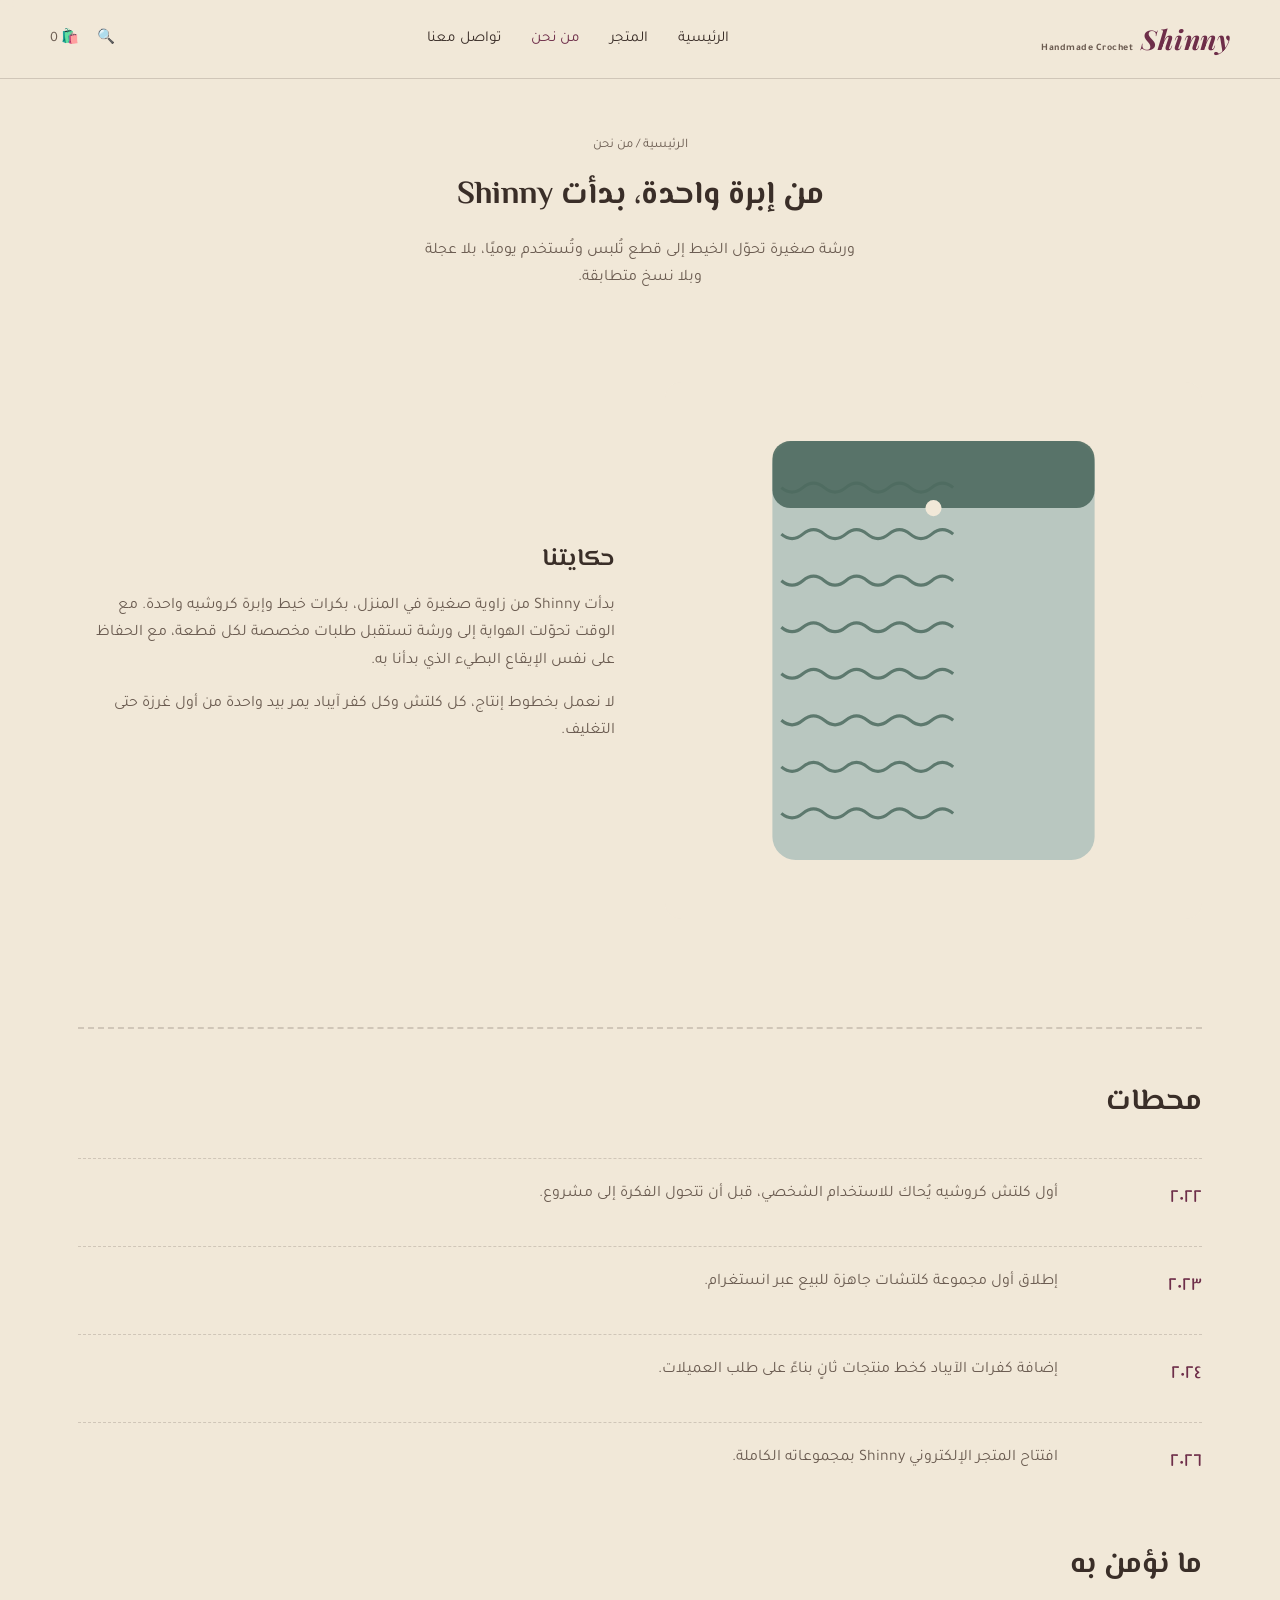
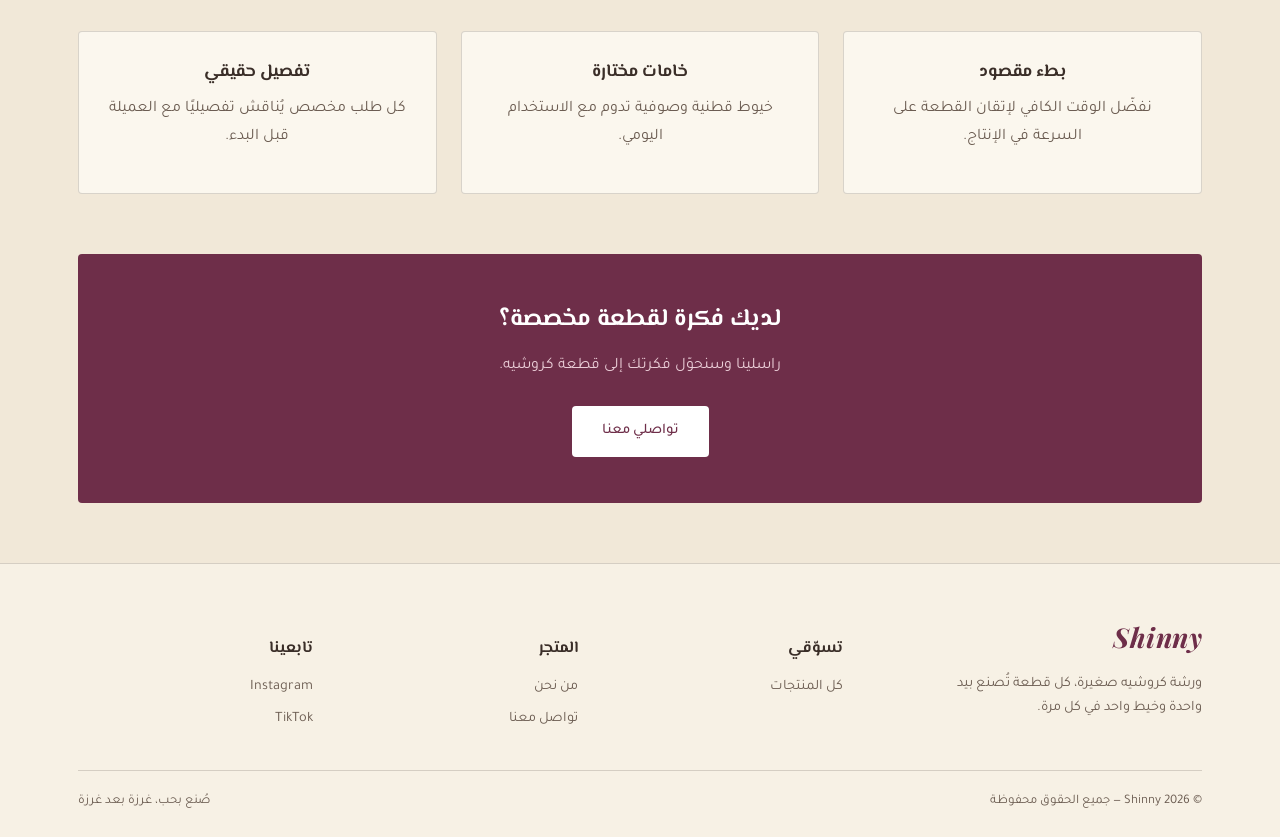
<file: about.html>
<!DOCTYPE html>
<html lang="ar" dir="rtl">
<head>
<meta charset="UTF-8">
<meta name="viewport" content="width=device-width, initial-scale=1.0">
<title>من نحن | Shinny</title>
<link rel="stylesheet" href="style.css">
</head>
<body>

<header class="site-header">
  <div class="wrap header-row">
    <a href="index.html" class="logo"><em>Shinny</em><span>Handmade Crochet</span></a>
    <nav class="main-nav">
      <ul>
        <li><a href="index.html">الرئيسية</a></li>
        <li><a href="shop.html">المتجر</a></li>
        <li><a href="about.html" class="active">من نحن</a></li>
        <li><a href="contact.html">تواصل معنا</a></li>
      </ul>
    </nav>
    <div class="header-icons"><span>🔍</span><span>🛍️ 0</span></div>
    <button class="burger" aria-label="القائمة">☰</button>
  </div>
</header>

<main class="wrap">
  <div class="page-head">
    <div class="breadcrumb">الرئيسية / من نحن</div>
    <h1>من إبرة واحدة، بدأت Shinny</h1>
    <p>ورشة صغيرة تحوّل الخيط إلى قطع تُلبس وتُستخدم يوميًا، بلا عجلة وبلا نسخ متطابقة.</p>
  </div>

  <section class="split">
    <svg xmlns="http://www.w3.org/2000/svg" viewBox="0 0 600 600" role="img" aria-label="ورشة الحياكة"><rect width="600" height="600" fill="#F1E8D8"/><rect x="120.0" y="66.0" width="360.0" height="468.0" rx="26" fill="#B9C7C0"/><path d="M130.0,118.0 q12,10 24,0 q12,-10 24,0 q12,10 24,0 q12,-10 24,0 q12,10 24,0 q12,-10 24,0 q12,10 24,0 q12,-10 24,0" stroke="#4E6B60" stroke-width="3.5" fill="none" opacity="0.85"/><path d="M130.0,170.0 q12,10 24,0 q12,-10 24,0 q12,10 24,0 q12,-10 24,0 q12,10 24,0 q12,-10 24,0 q12,10 24,0 q12,-10 24,0" stroke="#4E6B60" stroke-width="3.5" fill="none" opacity="0.85"/><path d="M130.0,222.0 q12,10 24,0 q12,-10 24,0 q12,10 24,0 q12,-10 24,0 q12,10 24,0 q12,-10 24,0 q12,10 24,0 q12,-10 24,0" stroke="#4E6B60" stroke-width="3.5" fill="none" opacity="0.85"/><path d="M130.0,274.0 q12,10 24,0 q12,-10 24,0 q12,10 24,0 q12,-10 24,0 q12,10 24,0 q12,-10 24,0 q12,10 24,0 q12,-10 24,0" stroke="#4E6B60" stroke-width="3.5" fill="none" opacity="0.85"/><path d="M130.0,326.0 q12,10 24,0 q12,-10 24,0 q12,10 24,0 q12,-10 24,0 q12,10 24,0 q12,-10 24,0 q12,10 24,0 q12,-10 24,0" stroke="#4E6B60" stroke-width="3.5" fill="none" opacity="0.85"/><path d="M130.0,378.0 q12,10 24,0 q12,-10 24,0 q12,10 24,0 q12,-10 24,0 q12,10 24,0 q12,-10 24,0 q12,10 24,0 q12,-10 24,0" stroke="#4E6B60" stroke-width="3.5" fill="none" opacity="0.85"/><path d="M130.0,430.0 q12,10 24,0 q12,-10 24,0 q12,10 24,0 q12,-10 24,0 q12,10 24,0 q12,-10 24,0 q12,10 24,0 q12,-10 24,0" stroke="#4E6B60" stroke-width="3.5" fill="none" opacity="0.85"/><path d="M130.0,482.0 q12,10 24,0 q12,-10 24,0 q12,10 24,0 q12,-10 24,0 q12,10 24,0 q12,-10 24,0 q12,10 24,0 q12,-10 24,0" stroke="#4E6B60" stroke-width="3.5" fill="none" opacity="0.85"/><rect x="120.0" y="66.0" width="360.0" height="74.9" rx="20" fill="#4E6B60" opacity="0.9"/><circle cx="300.0" cy="140.9" r="9" fill="#F1E8D8"/></svg>
    <div>
      <h2>حكايتنا</h2>
      <p>بدأت Shinny من زاوية صغيرة في المنزل، بكرات خيط وإبرة كروشيه واحدة. مع الوقت تحوّلت الهواية إلى ورشة تستقبل طلبات مخصصة لكل قطعة، مع الحفاظ على نفس الإيقاع البطيء الذي بدأنا به.</p>
      <p>لا نعمل بخطوط إنتاج، كل كلتش وكل كفر آيباد يمر بيد واحدة من أول غرزة حتى التغليف.</p>
    </div>
  </section>

  <hr class="stitch-rule">

  <section>
    <div class="section-head"><h2>محطات</h2></div>
    <div class="timeline">
      <div class="tl-item"><span class="yr">٢٠٢٢</span><p>أول كلتش كروشيه يُحاك للاستخدام الشخصي، قبل أن تتحول الفكرة إلى مشروع.</p></div>
      <div class="tl-item"><span class="yr">٢٠٢٣</span><p>إطلاق أول مجموعة كلتشات جاهزة للبيع عبر انستغرام.</p></div>
      <div class="tl-item"><span class="yr">٢٠٢٤</span><p>إضافة كفرات الآيباد كخط منتجات ثانٍ بناءً على طلب العميلات.</p></div>
      <div class="tl-item"><span class="yr">٢٠٢٦</span><p>افتتاح المتجر الإلكتروني Shinny بمجموعاته الكاملة.</p></div>
    </div>
  </section>

  <section>
    <div class="section-head"><h2>ما نؤمن به</h2></div>
    <div class="values">
      <div class="value-card">
        <h3 style="font-size:1.1rem;">بطء مقصود</h3>
        <p>نفضّل الوقت الكافي لإتقان القطعة على السرعة في الإنتاج.</p>
      </div>
      <div class="value-card">
        <h3 style="font-size:1.1rem;">خامات مختارة</h3>
        <p>خيوط قطنية وصوفية تدوم مع الاستخدام اليومي.</p>
      </div>
      <div class="value-card">
        <h3 style="font-size:1.1rem;">تفصيل حقيقي</h3>
        <p>كل طلب مخصص يُناقش تفصيليًا مع العميلة قبل البدء.</p>
      </div>
    </div>
  </section>

  <section class="newsletter">
    <h2>لديك فكرة لقطعة مخصصة؟</h2>
    <p>راسلينا وسنحوّل فكرتك إلى قطعة كروشيه.</p>
    <a href="contact.html" class="btn" style="background:#fff; color:var(--rose-deep); border:none; display:inline-block; margin-top:10px;">تواصلي معنا</a>
  </section>
</main>

<footer class="site-footer">
  <div class="wrap">
    <div class="footer-grid">
      <div>
        <a href="index.html" class="logo"><em>Shinny</em></a>
        <p style="margin-top:12px;">ورشة كروشيه صغيرة، كل قطعة تُصنع بيد واحدة وخيط واحد في كل مرة.</p>
      </div>
      <div><h4>تسوّقي</h4><ul><li><a href="shop.html">كل المنتجات</a></li></ul></div>
      <div><h4>المتجر</h4><ul><li><a href="about.html">من نحن</a></li><li><a href="contact.html">تواصل معنا</a></li></ul></div>
      <div><h4>تابعينا</h4><ul><li><a href="#">Instagram</a></li><li><a href="#">TikTok</a></li></ul></div>
    </div>
    <div class="footer-bottom">
      <span>© 2026 Shinny — جميع الحقوق محفوظة</span>
      <span>صُنع بحب، غرزة بعد غرزة</span>
    </div>
  </div>
</footer>

<script src="script.js"></script>
</body>
</html>
</file>
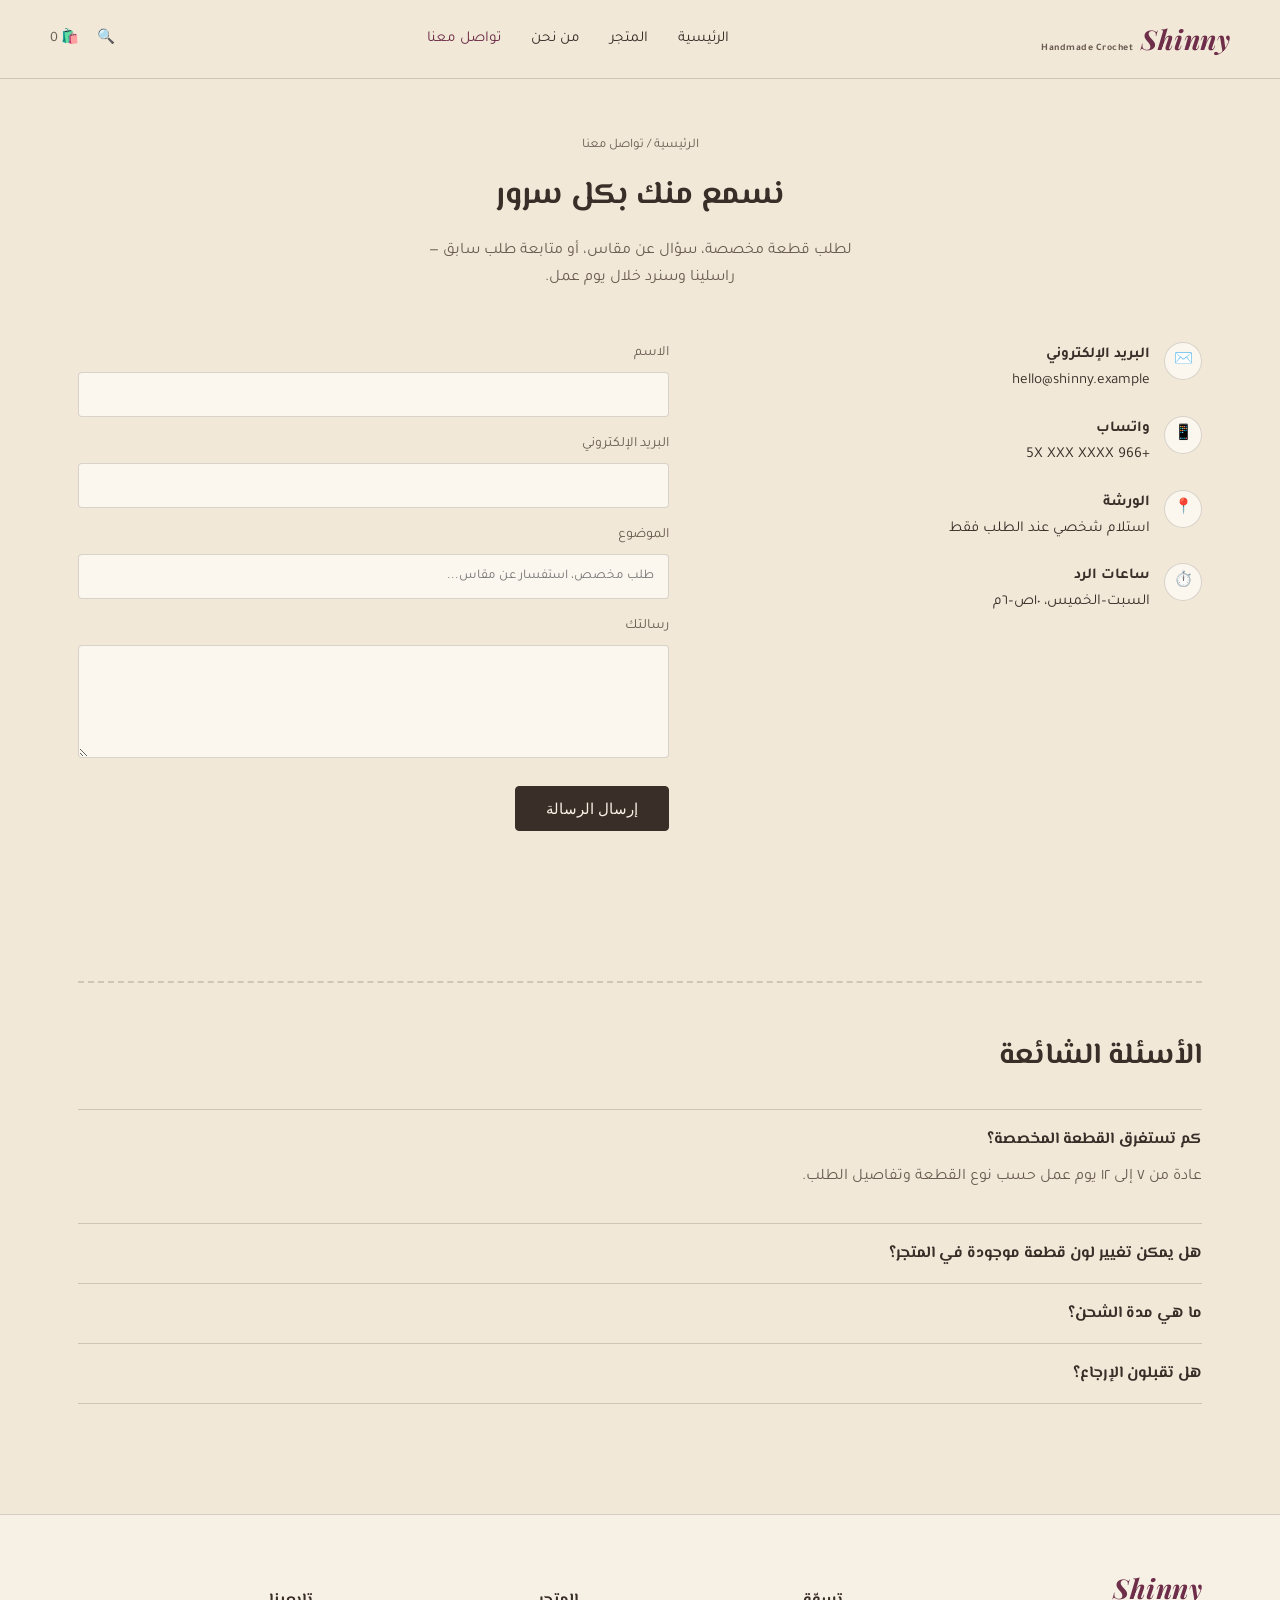
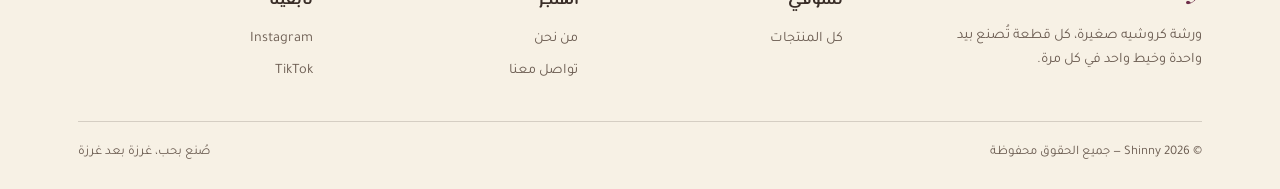
<file: contact.html>
<!DOCTYPE html>
<html lang="ar" dir="rtl">
<head>
<meta charset="UTF-8">
<meta name="viewport" content="width=device-width, initial-scale=1.0">
<title>تواصل معنا | Shinny</title>
<link rel="stylesheet" href="style.css">
</head>
<body>

<header class="site-header">
  <div class="wrap header-row">
    <a href="index.html" class="logo"><em>Shinny</em><span>Handmade Crochet</span></a>
    <nav class="main-nav">
      <ul>
        <li><a href="index.html">الرئيسية</a></li>
        <li><a href="shop.html">المتجر</a></li>
        <li><a href="about.html">من نحن</a></li>
        <li><a href="contact.html" class="active">تواصل معنا</a></li>
      </ul>
    </nav>
    <div class="header-icons"><span>🔍</span><span>🛍️ 0</span></div>
    <button class="burger" aria-label="القائمة">☰</button>
  </div>
</header>

<main class="wrap">
  <div class="page-head">
    <div class="breadcrumb">الرئيسية / تواصل معنا</div>
    <h1>نسمع منك بكل سرور</h1>
    <p>لطلب قطعة مخصصة، سؤال عن مقاس، أو متابعة طلب سابق — راسلينا وسنرد خلال يوم عمل.</p>
  </div>

  <div class="contact-grid">
    <div class="contact-info">
      <ul>
        <li><span class="ic">✉️</span><div><strong>البريد الإلكتروني</strong><br>hello@shinny.example</div></li>
        <li><span class="ic">📱</span><div><strong>واتساب</strong><br>+966 5X XXX XXXX</div></li>
        <li><span class="ic">📍</span><div><strong>الورشة</strong><br>استلام شخصي عند الطلب فقط</div></li>
        <li><span class="ic">⏱️</span><div><strong>ساعات الرد</strong><br>السبت–الخميس، ١٠ص–٦م</div></li>
      </ul>
    </div>

    <form data-demo-form>
      <div>
        <label for="name">الاسم</label>
        <input id="name" type="text" required>
      </div>
      <div>
        <label for="email">البريد الإلكتروني</label>
        <input id="email" type="email" required>
      </div>
      <div>
        <label for="subject">الموضوع</label>
        <input id="subject" type="text" placeholder="طلب مخصص، استفسار عن مقاس...">
      </div>
      <div>
        <label for="msg">رسالتك</label>
        <textarea id="msg" rows="5" required></textarea>
      </div>
      <button type="submit" class="btn btn-dark" style="justify-self:start;">إرسال الرسالة</button>
      <p class="form-note" style="color:var(--rose-deep); font-weight:700;"></p>
    </form>
  </div>

  <hr class="stitch-rule" id="faq">

  <section style="padding-bottom:70px;">
    <div class="section-head"><h2>الأسئلة الشائعة</h2></div>
    <div class="faq-list acc">
      <details class="acc-item" open>
        <summary>كم تستغرق القطعة المخصصة؟</summary>
        <p style="margin-top:10px;">عادة من ٧ إلى ١٢ يوم عمل حسب نوع القطعة وتفاصيل الطلب.</p>
      </details>
      <details class="acc-item">
        <summary>هل يمكن تغيير لون قطعة موجودة في المتجر؟</summary>
        <p style="margin-top:10px;">نعم، معظم الموديلات متاحة بألوان بديلة عند الطلب المباشر.</p>
      </details>
      <details class="acc-item">
        <summary>ما هي مدة الشحن؟</summary>
        <p style="margin-top:10px;">داخل المملكة ٢-٤ أيام عمل بعد جاهزية القطعة، ودوليًا ٧-١٤ يوم عمل.</p>
      </details>
      <details class="acc-item">
        <summary>هل تقبلون الإرجاع؟</summary>
        <p style="margin-top:10px;">القطع الجاهزة يمكن استبدالها خلال ٣ أيام من الاستلام. القطع المخصصة غير قابلة للإرجاع.</p>
      </details>
    </div>
  </section>
</main>

<footer class="site-footer">
  <div class="wrap">
    <div class="footer-grid">
      <div>
        <a href="index.html" class="logo"><em>Shinny</em></a>
        <p style="margin-top:12px;">ورشة كروشيه صغيرة، كل قطعة تُصنع بيد واحدة وخيط واحد في كل مرة.</p>
      </div>
      <div><h4>تسوّقي</h4><ul><li><a href="shop.html">كل المنتجات</a></li></ul></div>
      <div><h4>المتجر</h4><ul><li><a href="about.html">من نحن</a></li><li><a href="contact.html">تواصل معنا</a></li></ul></div>
      <div><h4>تابعينا</h4><ul><li><a href="#">Instagram</a></li><li><a href="#">TikTok</a></li></ul></div>
    </div>
    <div class="footer-bottom">
      <span>© 2026 Shinny — جميع الحقوق محفوظة</span>
      <span>صُنع بحب، غرزة بعد غرزة</span>
    </div>
  </div>
</footer>

<script src="script.js"></script>
</body>
</html>
</file>
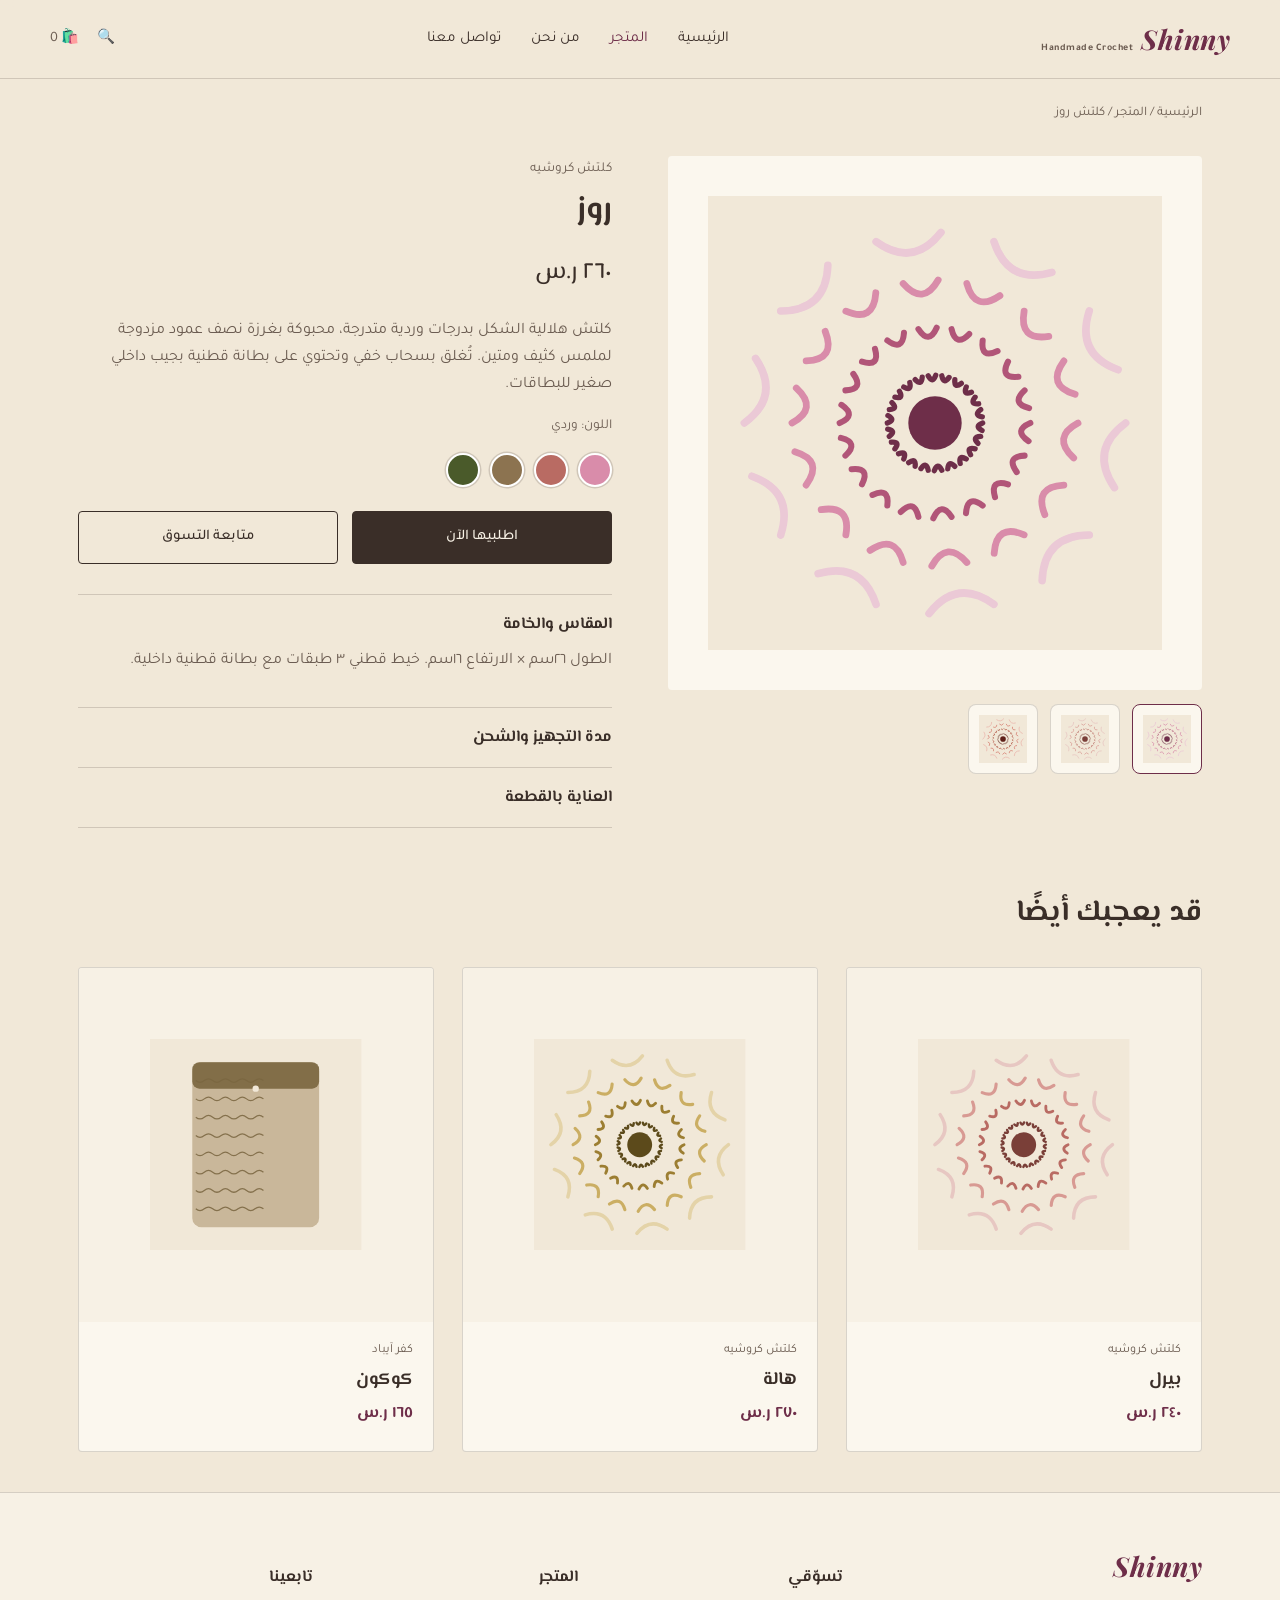
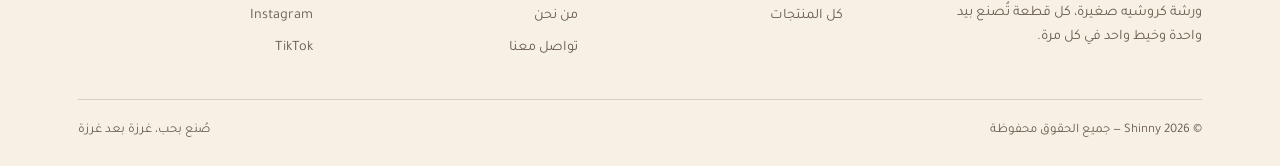
<file: product.html>
<!DOCTYPE html>
<html lang="ar" dir="rtl">
<head>
<meta charset="UTF-8">
<meta name="viewport" content="width=device-width, initial-scale=1.0">
<title>كلتش روز | Shinny</title>
<link rel="stylesheet" href="style.css">
</head>
<body>

<header class="site-header">
  <div class="wrap header-row">
    <a href="index.html" class="logo"><em>Shinny</em><span>Handmade Crochet</span></a>
    <nav class="main-nav">
      <ul>
        <li><a href="index.html">الرئيسية</a></li>
        <li><a href="shop.html" class="active">المتجر</a></li>
        <li><a href="about.html">من نحن</a></li>
        <li><a href="contact.html">تواصل معنا</a></li>
      </ul>
    </nav>
    <div class="header-icons"><span>🔍</span><span>🛍️ 0</span></div>
    <button class="burger" aria-label="القائمة">☰</button>
  </div>
</header>

<main class="wrap">
  <div class="breadcrumb" style="margin-top:24px;">الرئيسية / المتجر / كلتش روز</div>

  <div class="detail">
    <div>
      <div class="gallery-main thumb" style="aspect-ratio:1/1;">
        <svg xmlns="http://www.w3.org/2000/svg" viewBox="0 0 600 600" role="img" aria-label="كلتش روز"><rect width="600" height="600" fill="#F1E8D8"/><path d="M552.0,300.0 Q503.6,335.5 537.1,385.4" stroke="#EBC9D6" stroke-width="10.0" fill="none" stroke-linecap="round"/><path d="M503.9,448.1 Q443.8,448.4 441.6,508.4" stroke="#EBC9D6" stroke-width="10.0" fill="none" stroke-linecap="round"/><path d="M377.9,539.7 Q329.1,504.6 292.1,551.9" stroke="#EBC9D6" stroke-width="10.0" fill="none" stroke-linecap="round"/><path d="M222.1,539.7 Q203.3,482.6 145.5,499.1" stroke="#EBC9D6" stroke-width="10.0" fill="none" stroke-linecap="round"/><path d="M96.1,448.1 Q114.4,390.9 58.0,370.3" stroke="#EBC9D6" stroke-width="10.0" fill="none" stroke-linecap="round"/><path d="M48.0,300.0 Q96.4,264.5 62.9,214.6" stroke="#EBC9D6" stroke-width="10.0" fill="none" stroke-linecap="round"/><path d="M96.1,151.9 Q156.2,151.6 158.4,91.6" stroke="#EBC9D6" stroke-width="10.0" fill="none" stroke-linecap="round"/><path d="M222.1,60.3 Q270.9,95.4 307.9,48.1" stroke="#EBC9D6" stroke-width="10.0" fill="none" stroke-linecap="round"/><path d="M377.9,60.3 Q396.7,117.4 454.5,100.9" stroke="#EBC9D6" stroke-width="10.0" fill="none" stroke-linecap="round"/><path d="M503.9,151.9 Q485.6,209.1 542.0,229.7" stroke="#EBC9D6" stroke-width="10.0" fill="none" stroke-linecap="round"/><path d="M489.0,300.0 Q453.8,319.1 483.3,346.2" stroke="#D98CAA" stroke-width="9.0" fill="none" stroke-linecap="round"/><path d="M470.3,382.0 Q430.3,383.9 445.1,421.1" stroke="#D98CAA" stroke-width="9.0" fill="none" stroke-linecap="round"/><path d="M417.8,447.8 Q381.0,432.1 378.2,472.1" stroke="#D98CAA" stroke-width="9.0" fill="none" stroke-linecap="round"/><path d="M342.1,484.3 Q315.6,454.2 295.8,489.0" stroke="#D98CAA" stroke-width="9.0" fill="none" stroke-linecap="round"/><path d="M257.9,484.3 Q247.2,445.7 214.2,468.4" stroke="#D98CAA" stroke-width="9.0" fill="none" stroke-linecap="round"/><path d="M182.2,447.8 Q189.2,408.4 149.6,414.5" stroke="#D98CAA" stroke-width="9.0" fill="none" stroke-linecap="round"/><path d="M129.7,382.0 Q153.2,349.5 114.8,337.9" stroke="#D98CAA" stroke-width="9.0" fill="none" stroke-linecap="round"/><path d="M111.0,300.0 Q146.2,280.9 116.7,253.8" stroke="#D98CAA" stroke-width="9.0" fill="none" stroke-linecap="round"/><path d="M129.7,218.0 Q169.7,216.1 154.9,178.9" stroke="#D98CAA" stroke-width="9.0" fill="none" stroke-linecap="round"/><path d="M182.2,152.2 Q219.0,167.9 221.8,127.9" stroke="#D98CAA" stroke-width="9.0" fill="none" stroke-linecap="round"/><path d="M257.9,115.7 Q284.4,145.8 304.2,111.0" stroke="#D98CAA" stroke-width="9.0" fill="none" stroke-linecap="round"/><path d="M342.1,115.7 Q352.8,154.3 385.8,131.6" stroke="#D98CAA" stroke-width="9.0" fill="none" stroke-linecap="round"/><path d="M417.8,152.2 Q410.8,191.6 450.4,185.5" stroke="#D98CAA" stroke-width="9.0" fill="none" stroke-linecap="round"/><path d="M470.3,218.0 Q446.8,250.5 485.2,262.1" stroke="#D98CAA" stroke-width="9.0" fill="none" stroke-linecap="round"/><path d="M426.0,300.0 Q402.8,309.9 423.7,324.0" stroke="#B15578" stroke-width="8.0" fill="none" stroke-linecap="round"/><path d="M418.4,343.1 Q393.3,344.5 408.0,364.9" stroke="#B15578" stroke-width="8.0" fill="none" stroke-linecap="round"/><path d="M396.5,381.0 Q372.4,373.7 379.3,397.9" stroke="#B15578" stroke-width="8.0" fill="none" stroke-linecap="round"/><path d="M363.0,409.1 Q342.8,394.0 341.0,419.1" stroke="#B15578" stroke-width="8.0" fill="none" stroke-linecap="round"/><path d="M321.9,424.1 Q308.1,403.0 297.8,426.0" stroke="#B15578" stroke-width="8.0" fill="none" stroke-linecap="round"/><path d="M278.1,424.1 Q272.4,399.6 254.8,417.6" stroke="#B15578" stroke-width="8.0" fill="none" stroke-linecap="round"/><path d="M237.0,409.1 Q240.0,384.1 217.3,395.1" stroke="#B15578" stroke-width="8.0" fill="none" stroke-linecap="round"/><path d="M203.5,381.0 Q214.9,358.5 189.8,361.1" stroke="#B15578" stroke-width="8.0" fill="none" stroke-linecap="round"/><path d="M181.6,343.1 Q200.0,325.9 175.6,319.7" stroke="#B15578" stroke-width="8.0" fill="none" stroke-linecap="round"/><path d="M174.0,300.0 Q197.2,290.1 176.3,276.0" stroke="#B15578" stroke-width="8.0" fill="none" stroke-linecap="round"/><path d="M181.6,256.9 Q206.7,255.5 192.0,235.1" stroke="#B15578" stroke-width="8.0" fill="none" stroke-linecap="round"/><path d="M203.5,219.0 Q227.6,226.3 220.7,202.1" stroke="#B15578" stroke-width="8.0" fill="none" stroke-linecap="round"/><path d="M237.0,190.9 Q257.2,206.0 259.0,180.9" stroke="#B15578" stroke-width="8.0" fill="none" stroke-linecap="round"/><path d="M278.1,175.9 Q291.9,197.0 302.2,174.0" stroke="#B15578" stroke-width="8.0" fill="none" stroke-linecap="round"/><path d="M321.9,175.9 Q327.6,200.4 345.2,182.4" stroke="#B15578" stroke-width="8.0" fill="none" stroke-linecap="round"/><path d="M363.0,190.9 Q360.0,215.9 382.7,204.9" stroke="#B15578" stroke-width="8.0" fill="none" stroke-linecap="round"/><path d="M396.5,219.0 Q385.1,241.5 410.2,238.9" stroke="#B15578" stroke-width="8.0" fill="none" stroke-linecap="round"/><path d="M418.4,256.9 Q400.0,274.1 424.4,280.3" stroke="#B15578" stroke-width="8.0" fill="none" stroke-linecap="round"/><path d="M363.0,300.0 Q351.5,304.1 362.2,309.9" stroke="#6E2E49" stroke-width="7.0" fill="none" stroke-linecap="round"/><path d="M360.4,317.7 Q348.3,318.4 356.9,327.0" stroke="#6E2E49" stroke-width="7.0" fill="none" stroke-linecap="round"/><path d="M353.0,334.1 Q341.1,331.3 347.0,341.9" stroke="#6E2E49" stroke-width="7.0" fill="none" stroke-linecap="round"/><path d="M341.3,347.6 Q330.7,341.6 333.3,353.5" stroke="#6E2E49" stroke-width="7.0" fill="none" stroke-linecap="round"/><path d="M326.2,357.3 Q317.7,348.5 316.9,360.7" stroke="#6E2E49" stroke-width="7.0" fill="none" stroke-linecap="round"/><path d="M309.0,362.4 Q303.3,351.6 299.1,363.0" stroke="#6E2E49" stroke-width="7.0" fill="none" stroke-linecap="round"/><path d="M291.0,362.4 Q288.7,350.4 281.4,360.2" stroke="#6E2E49" stroke-width="7.0" fill="none" stroke-linecap="round"/><path d="M273.8,357.3 Q274.9,345.2 265.2,352.5" stroke="#6E2E49" stroke-width="7.0" fill="none" stroke-linecap="round"/><path d="M258.7,347.6 Q263.2,336.3 251.8,340.6" stroke="#6E2E49" stroke-width="7.0" fill="none" stroke-linecap="round"/><path d="M247.0,334.1 Q254.5,324.4 242.3,325.4" stroke="#6E2E49" stroke-width="7.0" fill="none" stroke-linecap="round"/><path d="M239.6,317.7 Q249.4,310.6 237.5,308.1" stroke="#6E2E49" stroke-width="7.0" fill="none" stroke-linecap="round"/><path d="M237.0,300.0 Q248.5,295.9 237.8,290.1" stroke="#6E2E49" stroke-width="7.0" fill="none" stroke-linecap="round"/><path d="M239.6,282.3 Q251.7,281.6 243.1,273.0" stroke="#6E2E49" stroke-width="7.0" fill="none" stroke-linecap="round"/><path d="M247.0,265.9 Q258.9,268.7 253.0,258.1" stroke="#6E2E49" stroke-width="7.0" fill="none" stroke-linecap="round"/><path d="M258.7,252.4 Q269.3,258.4 266.7,246.5" stroke="#6E2E49" stroke-width="7.0" fill="none" stroke-linecap="round"/><path d="M273.8,242.7 Q282.3,251.5 283.1,239.3" stroke="#6E2E49" stroke-width="7.0" fill="none" stroke-linecap="round"/><path d="M291.0,237.6 Q296.7,248.4 300.9,237.0" stroke="#6E2E49" stroke-width="7.0" fill="none" stroke-linecap="round"/><path d="M309.0,237.6 Q311.3,249.6 318.6,239.8" stroke="#6E2E49" stroke-width="7.0" fill="none" stroke-linecap="round"/><path d="M326.2,242.7 Q325.1,254.8 334.8,247.5" stroke="#6E2E49" stroke-width="7.0" fill="none" stroke-linecap="round"/><path d="M341.3,252.4 Q336.8,263.7 348.2,259.4" stroke="#6E2E49" stroke-width="7.0" fill="none" stroke-linecap="round"/><path d="M353.0,265.9 Q345.5,275.6 357.7,274.6" stroke="#6E2E49" stroke-width="7.0" fill="none" stroke-linecap="round"/><path d="M360.4,282.3 Q350.6,289.4 362.5,291.9" stroke="#6E2E49" stroke-width="7.0" fill="none" stroke-linecap="round"/><circle cx="300.0" cy="300.0" r="35.3" fill="#6E2E49"/></svg>
      </div>
      <div class="gallery-thumbs">
        <div class="active" data-src="clutch-rose"><svg xmlns="http://www.w3.org/2000/svg" viewBox="0 0 600 600" role="img" aria-label=""><rect width="600" height="600" fill="#F1E8D8"/><path d="M552.0,300.0 Q503.6,335.5 537.1,385.4" stroke="#EBC9D6" stroke-width="10.0" fill="none" stroke-linecap="round"/><path d="M503.9,448.1 Q443.8,448.4 441.6,508.4" stroke="#EBC9D6" stroke-width="10.0" fill="none" stroke-linecap="round"/><path d="M377.9,539.7 Q329.1,504.6 292.1,551.9" stroke="#EBC9D6" stroke-width="10.0" fill="none" stroke-linecap="round"/><path d="M222.1,539.7 Q203.3,482.6 145.5,499.1" stroke="#EBC9D6" stroke-width="10.0" fill="none" stroke-linecap="round"/><path d="M96.1,448.1 Q114.4,390.9 58.0,370.3" stroke="#EBC9D6" stroke-width="10.0" fill="none" stroke-linecap="round"/><path d="M48.0,300.0 Q96.4,264.5 62.9,214.6" stroke="#EBC9D6" stroke-width="10.0" fill="none" stroke-linecap="round"/><path d="M96.1,151.9 Q156.2,151.6 158.4,91.6" stroke="#EBC9D6" stroke-width="10.0" fill="none" stroke-linecap="round"/><path d="M222.1,60.3 Q270.9,95.4 307.9,48.1" stroke="#EBC9D6" stroke-width="10.0" fill="none" stroke-linecap="round"/><path d="M377.9,60.3 Q396.7,117.4 454.5,100.9" stroke="#EBC9D6" stroke-width="10.0" fill="none" stroke-linecap="round"/><path d="M503.9,151.9 Q485.6,209.1 542.0,229.7" stroke="#EBC9D6" stroke-width="10.0" fill="none" stroke-linecap="round"/><path d="M489.0,300.0 Q453.8,319.1 483.3,346.2" stroke="#D98CAA" stroke-width="9.0" fill="none" stroke-linecap="round"/><path d="M470.3,382.0 Q430.3,383.9 445.1,421.1" stroke="#D98CAA" stroke-width="9.0" fill="none" stroke-linecap="round"/><path d="M417.8,447.8 Q381.0,432.1 378.2,472.1" stroke="#D98CAA" stroke-width="9.0" fill="none" stroke-linecap="round"/><path d="M342.1,484.3 Q315.6,454.2 295.8,489.0" stroke="#D98CAA" stroke-width="9.0" fill="none" stroke-linecap="round"/><path d="M257.9,484.3 Q247.2,445.7 214.2,468.4" stroke="#D98CAA" stroke-width="9.0" fill="none" stroke-linecap="round"/><path d="M182.2,447.8 Q189.2,408.4 149.6,414.5" stroke="#D98CAA" stroke-width="9.0" fill="none" stroke-linecap="round"/><path d="M129.7,382.0 Q153.2,349.5 114.8,337.9" stroke="#D98CAA" stroke-width="9.0" fill="none" stroke-linecap="round"/><path d="M111.0,300.0 Q146.2,280.9 116.7,253.8" stroke="#D98CAA" stroke-width="9.0" fill="none" stroke-linecap="round"/><path d="M129.7,218.0 Q169.7,216.1 154.9,178.9" stroke="#D98CAA" stroke-width="9.0" fill="none" stroke-linecap="round"/><path d="M182.2,152.2 Q219.0,167.9 221.8,127.9" stroke="#D98CAA" stroke-width="9.0" fill="none" stroke-linecap="round"/><path d="M257.9,115.7 Q284.4,145.8 304.2,111.0" stroke="#D98CAA" stroke-width="9.0" fill="none" stroke-linecap="round"/><path d="M342.1,115.7 Q352.8,154.3 385.8,131.6" stroke="#D98CAA" stroke-width="9.0" fill="none" stroke-linecap="round"/><path d="M417.8,152.2 Q410.8,191.6 450.4,185.5" stroke="#D98CAA" stroke-width="9.0" fill="none" stroke-linecap="round"/><path d="M470.3,218.0 Q446.8,250.5 485.2,262.1" stroke="#D98CAA" stroke-width="9.0" fill="none" stroke-linecap="round"/><path d="M426.0,300.0 Q402.8,309.9 423.7,324.0" stroke="#B15578" stroke-width="8.0" fill="none" stroke-linecap="round"/><path d="M418.4,343.1 Q393.3,344.5 408.0,364.9" stroke="#B15578" stroke-width="8.0" fill="none" stroke-linecap="round"/><path d="M396.5,381.0 Q372.4,373.7 379.3,397.9" stroke="#B15578" stroke-width="8.0" fill="none" stroke-linecap="round"/><path d="M363.0,409.1 Q342.8,394.0 341.0,419.1" stroke="#B15578" stroke-width="8.0" fill="none" stroke-linecap="round"/><path d="M321.9,424.1 Q308.1,403.0 297.8,426.0" stroke="#B15578" stroke-width="8.0" fill="none" stroke-linecap="round"/><path d="M278.1,424.1 Q272.4,399.6 254.8,417.6" stroke="#B15578" stroke-width="8.0" fill="none" stroke-linecap="round"/><path d="M237.0,409.1 Q240.0,384.1 217.3,395.1" stroke="#B15578" stroke-width="8.0" fill="none" stroke-linecap="round"/><path d="M203.5,381.0 Q214.9,358.5 189.8,361.1" stroke="#B15578" stroke-width="8.0" fill="none" stroke-linecap="round"/><path d="M181.6,343.1 Q200.0,325.9 175.6,319.7" stroke="#B15578" stroke-width="8.0" fill="none" stroke-linecap="round"/><path d="M174.0,300.0 Q197.2,290.1 176.3,276.0" stroke="#B15578" stroke-width="8.0" fill="none" stroke-linecap="round"/><path d="M181.6,256.9 Q206.7,255.5 192.0,235.1" stroke="#B15578" stroke-width="8.0" fill="none" stroke-linecap="round"/><path d="M203.5,219.0 Q227.6,226.3 220.7,202.1" stroke="#B15578" stroke-width="8.0" fill="none" stroke-linecap="round"/><path d="M237.0,190.9 Q257.2,206.0 259.0,180.9" stroke="#B15578" stroke-width="8.0" fill="none" stroke-linecap="round"/><path d="M278.1,175.9 Q291.9,197.0 302.2,174.0" stroke="#B15578" stroke-width="8.0" fill="none" stroke-linecap="round"/><path d="M321.9,175.9 Q327.6,200.4 345.2,182.4" stroke="#B15578" stroke-width="8.0" fill="none" stroke-linecap="round"/><path d="M363.0,190.9 Q360.0,215.9 382.7,204.9" stroke="#B15578" stroke-width="8.0" fill="none" stroke-linecap="round"/><path d="M396.5,219.0 Q385.1,241.5 410.2,238.9" stroke="#B15578" stroke-width="8.0" fill="none" stroke-linecap="round"/><path d="M418.4,256.9 Q400.0,274.1 424.4,280.3" stroke="#B15578" stroke-width="8.0" fill="none" stroke-linecap="round"/><path d="M363.0,300.0 Q351.5,304.1 362.2,309.9" stroke="#6E2E49" stroke-width="7.0" fill="none" stroke-linecap="round"/><path d="M360.4,317.7 Q348.3,318.4 356.9,327.0" stroke="#6E2E49" stroke-width="7.0" fill="none" stroke-linecap="round"/><path d="M353.0,334.1 Q341.1,331.3 347.0,341.9" stroke="#6E2E49" stroke-width="7.0" fill="none" stroke-linecap="round"/><path d="M341.3,347.6 Q330.7,341.6 333.3,353.5" stroke="#6E2E49" stroke-width="7.0" fill="none" stroke-linecap="round"/><path d="M326.2,357.3 Q317.7,348.5 316.9,360.7" stroke="#6E2E49" stroke-width="7.0" fill="none" stroke-linecap="round"/><path d="M309.0,362.4 Q303.3,351.6 299.1,363.0" stroke="#6E2E49" stroke-width="7.0" fill="none" stroke-linecap="round"/><path d="M291.0,362.4 Q288.7,350.4 281.4,360.2" stroke="#6E2E49" stroke-width="7.0" fill="none" stroke-linecap="round"/><path d="M273.8,357.3 Q274.9,345.2 265.2,352.5" stroke="#6E2E49" stroke-width="7.0" fill="none" stroke-linecap="round"/><path d="M258.7,347.6 Q263.2,336.3 251.8,340.6" stroke="#6E2E49" stroke-width="7.0" fill="none" stroke-linecap="round"/><path d="M247.0,334.1 Q254.5,324.4 242.3,325.4" stroke="#6E2E49" stroke-width="7.0" fill="none" stroke-linecap="round"/><path d="M239.6,317.7 Q249.4,310.6 237.5,308.1" stroke="#6E2E49" stroke-width="7.0" fill="none" stroke-linecap="round"/><path d="M237.0,300.0 Q248.5,295.9 237.8,290.1" stroke="#6E2E49" stroke-width="7.0" fill="none" stroke-linecap="round"/><path d="M239.6,282.3 Q251.7,281.6 243.1,273.0" stroke="#6E2E49" stroke-width="7.0" fill="none" stroke-linecap="round"/><path d="M247.0,265.9 Q258.9,268.7 253.0,258.1" stroke="#6E2E49" stroke-width="7.0" fill="none" stroke-linecap="round"/><path d="M258.7,252.4 Q269.3,258.4 266.7,246.5" stroke="#6E2E49" stroke-width="7.0" fill="none" stroke-linecap="round"/><path d="M273.8,242.7 Q282.3,251.5 283.1,239.3" stroke="#6E2E49" stroke-width="7.0" fill="none" stroke-linecap="round"/><path d="M291.0,237.6 Q296.7,248.4 300.9,237.0" stroke="#6E2E49" stroke-width="7.0" fill="none" stroke-linecap="round"/><path d="M309.0,237.6 Q311.3,249.6 318.6,239.8" stroke="#6E2E49" stroke-width="7.0" fill="none" stroke-linecap="round"/><path d="M326.2,242.7 Q325.1,254.8 334.8,247.5" stroke="#6E2E49" stroke-width="7.0" fill="none" stroke-linecap="round"/><path d="M341.3,252.4 Q336.8,263.7 348.2,259.4" stroke="#6E2E49" stroke-width="7.0" fill="none" stroke-linecap="round"/><path d="M353.0,265.9 Q345.5,275.6 357.7,274.6" stroke="#6E2E49" stroke-width="7.0" fill="none" stroke-linecap="round"/><path d="M360.4,282.3 Q350.6,289.4 362.5,291.9" stroke="#6E2E49" stroke-width="7.0" fill="none" stroke-linecap="round"/><circle cx="300.0" cy="300.0" r="35.3" fill="#6E2E49"/></svg></div>
        <div data-src="clutch-pearl"><svg xmlns="http://www.w3.org/2000/svg" viewBox="0 0 600 600" role="img" aria-label=""><rect width="600" height="600" fill="#F1E8D8"/><path d="M552.0,300.0 Q503.6,335.5 537.1,385.4" stroke="#E7C7C2" stroke-width="10.0" fill="none" stroke-linecap="round"/><path d="M503.9,448.1 Q443.8,448.4 441.6,508.4" stroke="#E7C7C2" stroke-width="10.0" fill="none" stroke-linecap="round"/><path d="M377.9,539.7 Q329.1,504.6 292.1,551.9" stroke="#E7C7C2" stroke-width="10.0" fill="none" stroke-linecap="round"/><path d="M222.1,539.7 Q203.3,482.6 145.5,499.1" stroke="#E7C7C2" stroke-width="10.0" fill="none" stroke-linecap="round"/><path d="M96.1,448.1 Q114.4,390.9 58.0,370.3" stroke="#E7C7C2" stroke-width="10.0" fill="none" stroke-linecap="round"/><path d="M48.0,300.0 Q96.4,264.5 62.9,214.6" stroke="#E7C7C2" stroke-width="10.0" fill="none" stroke-linecap="round"/><path d="M96.1,151.9 Q156.2,151.6 158.4,91.6" stroke="#E7C7C2" stroke-width="10.0" fill="none" stroke-linecap="round"/><path d="M222.1,60.3 Q270.9,95.4 307.9,48.1" stroke="#E7C7C2" stroke-width="10.0" fill="none" stroke-linecap="round"/><path d="M377.9,60.3 Q396.7,117.4 454.5,100.9" stroke="#E7C7C2" stroke-width="10.0" fill="none" stroke-linecap="round"/><path d="M503.9,151.9 Q485.6,209.1 542.0,229.7" stroke="#E7C7C2" stroke-width="10.0" fill="none" stroke-linecap="round"/><path d="M489.0,300.0 Q453.8,319.1 483.3,346.2" stroke="#D89A93" stroke-width="9.0" fill="none" stroke-linecap="round"/><path d="M470.3,382.0 Q430.3,383.9 445.1,421.1" stroke="#D89A93" stroke-width="9.0" fill="none" stroke-linecap="round"/><path d="M417.8,447.8 Q381.0,432.1 378.2,472.1" stroke="#D89A93" stroke-width="9.0" fill="none" stroke-linecap="round"/><path d="M342.1,484.3 Q315.6,454.2 295.8,489.0" stroke="#D89A93" stroke-width="9.0" fill="none" stroke-linecap="round"/><path d="M257.9,484.3 Q247.2,445.7 214.2,468.4" stroke="#D89A93" stroke-width="9.0" fill="none" stroke-linecap="round"/><path d="M182.2,447.8 Q189.2,408.4 149.6,414.5" stroke="#D89A93" stroke-width="9.0" fill="none" stroke-linecap="round"/><path d="M129.7,382.0 Q153.2,349.5 114.8,337.9" stroke="#D89A93" stroke-width="9.0" fill="none" stroke-linecap="round"/><path d="M111.0,300.0 Q146.2,280.9 116.7,253.8" stroke="#D89A93" stroke-width="9.0" fill="none" stroke-linecap="round"/><path d="M129.7,218.0 Q169.7,216.1 154.9,178.9" stroke="#D89A93" stroke-width="9.0" fill="none" stroke-linecap="round"/><path d="M182.2,152.2 Q219.0,167.9 221.8,127.9" stroke="#D89A93" stroke-width="9.0" fill="none" stroke-linecap="round"/><path d="M257.9,115.7 Q284.4,145.8 304.2,111.0" stroke="#D89A93" stroke-width="9.0" fill="none" stroke-linecap="round"/><path d="M342.1,115.7 Q352.8,154.3 385.8,131.6" stroke="#D89A93" stroke-width="9.0" fill="none" stroke-linecap="round"/><path d="M417.8,152.2 Q410.8,191.6 450.4,185.5" stroke="#D89A93" stroke-width="9.0" fill="none" stroke-linecap="round"/><path d="M470.3,218.0 Q446.8,250.5 485.2,262.1" stroke="#D89A93" stroke-width="9.0" fill="none" stroke-linecap="round"/><path d="M426.0,300.0 Q402.8,309.9 423.7,324.0" stroke="#B96B63" stroke-width="8.0" fill="none" stroke-linecap="round"/><path d="M418.4,343.1 Q393.3,344.5 408.0,364.9" stroke="#B96B63" stroke-width="8.0" fill="none" stroke-linecap="round"/><path d="M396.5,381.0 Q372.4,373.7 379.3,397.9" stroke="#B96B63" stroke-width="8.0" fill="none" stroke-linecap="round"/><path d="M363.0,409.1 Q342.8,394.0 341.0,419.1" stroke="#B96B63" stroke-width="8.0" fill="none" stroke-linecap="round"/><path d="M321.9,424.1 Q308.1,403.0 297.8,426.0" stroke="#B96B63" stroke-width="8.0" fill="none" stroke-linecap="round"/><path d="M278.1,424.1 Q272.4,399.6 254.8,417.6" stroke="#B96B63" stroke-width="8.0" fill="none" stroke-linecap="round"/><path d="M237.0,409.1 Q240.0,384.1 217.3,395.1" stroke="#B96B63" stroke-width="8.0" fill="none" stroke-linecap="round"/><path d="M203.5,381.0 Q214.9,358.5 189.8,361.1" stroke="#B96B63" stroke-width="8.0" fill="none" stroke-linecap="round"/><path d="M181.6,343.1 Q200.0,325.9 175.6,319.7" stroke="#B96B63" stroke-width="8.0" fill="none" stroke-linecap="round"/><path d="M174.0,300.0 Q197.2,290.1 176.3,276.0" stroke="#B96B63" stroke-width="8.0" fill="none" stroke-linecap="round"/><path d="M181.6,256.9 Q206.7,255.5 192.0,235.1" stroke="#B96B63" stroke-width="8.0" fill="none" stroke-linecap="round"/><path d="M203.5,219.0 Q227.6,226.3 220.7,202.1" stroke="#B96B63" stroke-width="8.0" fill="none" stroke-linecap="round"/><path d="M237.0,190.9 Q257.2,206.0 259.0,180.9" stroke="#B96B63" stroke-width="8.0" fill="none" stroke-linecap="round"/><path d="M278.1,175.9 Q291.9,197.0 302.2,174.0" stroke="#B96B63" stroke-width="8.0" fill="none" stroke-linecap="round"/><path d="M321.9,175.9 Q327.6,200.4 345.2,182.4" stroke="#B96B63" stroke-width="8.0" fill="none" stroke-linecap="round"/><path d="M363.0,190.9 Q360.0,215.9 382.7,204.9" stroke="#B96B63" stroke-width="8.0" fill="none" stroke-linecap="round"/><path d="M396.5,219.0 Q385.1,241.5 410.2,238.9" stroke="#B96B63" stroke-width="8.0" fill="none" stroke-linecap="round"/><path d="M418.4,256.9 Q400.0,274.1 424.4,280.3" stroke="#B96B63" stroke-width="8.0" fill="none" stroke-linecap="round"/><path d="M363.0,300.0 Q351.5,304.1 362.2,309.9" stroke="#7A3F38" stroke-width="7.0" fill="none" stroke-linecap="round"/><path d="M360.4,317.7 Q348.3,318.4 356.9,327.0" stroke="#7A3F38" stroke-width="7.0" fill="none" stroke-linecap="round"/><path d="M353.0,334.1 Q341.1,331.3 347.0,341.9" stroke="#7A3F38" stroke-width="7.0" fill="none" stroke-linecap="round"/><path d="M341.3,347.6 Q330.7,341.6 333.3,353.5" stroke="#7A3F38" stroke-width="7.0" fill="none" stroke-linecap="round"/><path d="M326.2,357.3 Q317.7,348.5 316.9,360.7" stroke="#7A3F38" stroke-width="7.0" fill="none" stroke-linecap="round"/><path d="M309.0,362.4 Q303.3,351.6 299.1,363.0" stroke="#7A3F38" stroke-width="7.0" fill="none" stroke-linecap="round"/><path d="M291.0,362.4 Q288.7,350.4 281.4,360.2" stroke="#7A3F38" stroke-width="7.0" fill="none" stroke-linecap="round"/><path d="M273.8,357.3 Q274.9,345.2 265.2,352.5" stroke="#7A3F38" stroke-width="7.0" fill="none" stroke-linecap="round"/><path d="M258.7,347.6 Q263.2,336.3 251.8,340.6" stroke="#7A3F38" stroke-width="7.0" fill="none" stroke-linecap="round"/><path d="M247.0,334.1 Q254.5,324.4 242.3,325.4" stroke="#7A3F38" stroke-width="7.0" fill="none" stroke-linecap="round"/><path d="M239.6,317.7 Q249.4,310.6 237.5,308.1" stroke="#7A3F38" stroke-width="7.0" fill="none" stroke-linecap="round"/><path d="M237.0,300.0 Q248.5,295.9 237.8,290.1" stroke="#7A3F38" stroke-width="7.0" fill="none" stroke-linecap="round"/><path d="M239.6,282.3 Q251.7,281.6 243.1,273.0" stroke="#7A3F38" stroke-width="7.0" fill="none" stroke-linecap="round"/><path d="M247.0,265.9 Q258.9,268.7 253.0,258.1" stroke="#7A3F38" stroke-width="7.0" fill="none" stroke-linecap="round"/><path d="M258.7,252.4 Q269.3,258.4 266.7,246.5" stroke="#7A3F38" stroke-width="7.0" fill="none" stroke-linecap="round"/><path d="M273.8,242.7 Q282.3,251.5 283.1,239.3" stroke="#7A3F38" stroke-width="7.0" fill="none" stroke-linecap="round"/><path d="M291.0,237.6 Q296.7,248.4 300.9,237.0" stroke="#7A3F38" stroke-width="7.0" fill="none" stroke-linecap="round"/><path d="M309.0,237.6 Q311.3,249.6 318.6,239.8" stroke="#7A3F38" stroke-width="7.0" fill="none" stroke-linecap="round"/><path d="M326.2,242.7 Q325.1,254.8 334.8,247.5" stroke="#7A3F38" stroke-width="7.0" fill="none" stroke-linecap="round"/><path d="M341.3,252.4 Q336.8,263.7 348.2,259.4" stroke="#7A3F38" stroke-width="7.0" fill="none" stroke-linecap="round"/><path d="M353.0,265.9 Q345.5,275.6 357.7,274.6" stroke="#7A3F38" stroke-width="7.0" fill="none" stroke-linecap="round"/><path d="M360.4,282.3 Q350.6,289.4 362.5,291.9" stroke="#7A3F38" stroke-width="7.0" fill="none" stroke-linecap="round"/><circle cx="300.0" cy="300.0" r="35.3" fill="#7A3F38"/></svg></div>
        <div data-src="clutch-scarlet"><svg xmlns="http://www.w3.org/2000/svg" viewBox="0 0 600 600" role="img" aria-label=""><rect width="600" height="600" fill="#F1E8D8"/><path d="M552.0,300.0 Q503.6,335.5 537.1,385.4" stroke="#EAB8AE" stroke-width="10.0" fill="none" stroke-linecap="round"/><path d="M503.9,448.1 Q443.8,448.4 441.6,508.4" stroke="#EAB8AE" stroke-width="10.0" fill="none" stroke-linecap="round"/><path d="M377.9,539.7 Q329.1,504.6 292.1,551.9" stroke="#EAB8AE" stroke-width="10.0" fill="none" stroke-linecap="round"/><path d="M222.1,539.7 Q203.3,482.6 145.5,499.1" stroke="#EAB8AE" stroke-width="10.0" fill="none" stroke-linecap="round"/><path d="M96.1,448.1 Q114.4,390.9 58.0,370.3" stroke="#EAB8AE" stroke-width="10.0" fill="none" stroke-linecap="round"/><path d="M48.0,300.0 Q96.4,264.5 62.9,214.6" stroke="#EAB8AE" stroke-width="10.0" fill="none" stroke-linecap="round"/><path d="M96.1,151.9 Q156.2,151.6 158.4,91.6" stroke="#EAB8AE" stroke-width="10.0" fill="none" stroke-linecap="round"/><path d="M222.1,60.3 Q270.9,95.4 307.9,48.1" stroke="#EAB8AE" stroke-width="10.0" fill="none" stroke-linecap="round"/><path d="M377.9,60.3 Q396.7,117.4 454.5,100.9" stroke="#EAB8AE" stroke-width="10.0" fill="none" stroke-linecap="round"/><path d="M503.9,151.9 Q485.6,209.1 542.0,229.7" stroke="#EAB8AE" stroke-width="10.0" fill="none" stroke-linecap="round"/><path d="M489.0,300.0 Q453.8,319.1 483.3,346.2" stroke="#D4776A" stroke-width="9.0" fill="none" stroke-linecap="round"/><path d="M470.3,382.0 Q430.3,383.9 445.1,421.1" stroke="#D4776A" stroke-width="9.0" fill="none" stroke-linecap="round"/><path d="M417.8,447.8 Q381.0,432.1 378.2,472.1" stroke="#D4776A" stroke-width="9.0" fill="none" stroke-linecap="round"/><path d="M342.1,484.3 Q315.6,454.2 295.8,489.0" stroke="#D4776A" stroke-width="9.0" fill="none" stroke-linecap="round"/><path d="M257.9,484.3 Q247.2,445.7 214.2,468.4" stroke="#D4776A" stroke-width="9.0" fill="none" stroke-linecap="round"/><path d="M182.2,447.8 Q189.2,408.4 149.6,414.5" stroke="#D4776A" stroke-width="9.0" fill="none" stroke-linecap="round"/><path d="M129.7,382.0 Q153.2,349.5 114.8,337.9" stroke="#D4776A" stroke-width="9.0" fill="none" stroke-linecap="round"/><path d="M111.0,300.0 Q146.2,280.9 116.7,253.8" stroke="#D4776A" stroke-width="9.0" fill="none" stroke-linecap="round"/><path d="M129.7,218.0 Q169.7,216.1 154.9,178.9" stroke="#D4776A" stroke-width="9.0" fill="none" stroke-linecap="round"/><path d="M182.2,152.2 Q219.0,167.9 221.8,127.9" stroke="#D4776A" stroke-width="9.0" fill="none" stroke-linecap="round"/><path d="M257.9,115.7 Q284.4,145.8 304.2,111.0" stroke="#D4776A" stroke-width="9.0" fill="none" stroke-linecap="round"/><path d="M342.1,115.7 Q352.8,154.3 385.8,131.6" stroke="#D4776A" stroke-width="9.0" fill="none" stroke-linecap="round"/><path d="M417.8,152.2 Q410.8,191.6 450.4,185.5" stroke="#D4776A" stroke-width="9.0" fill="none" stroke-linecap="round"/><path d="M470.3,218.0 Q446.8,250.5 485.2,262.1" stroke="#D4776A" stroke-width="9.0" fill="none" stroke-linecap="round"/><path d="M426.0,300.0 Q402.8,309.9 423.7,324.0" stroke="#A8402F" stroke-width="8.0" fill="none" stroke-linecap="round"/><path d="M418.4,343.1 Q393.3,344.5 408.0,364.9" stroke="#A8402F" stroke-width="8.0" fill="none" stroke-linecap="round"/><path d="M396.5,381.0 Q372.4,373.7 379.3,397.9" stroke="#A8402F" stroke-width="8.0" fill="none" stroke-linecap="round"/><path d="M363.0,409.1 Q342.8,394.0 341.0,419.1" stroke="#A8402F" stroke-width="8.0" fill="none" stroke-linecap="round"/><path d="M321.9,424.1 Q308.1,403.0 297.8,426.0" stroke="#A8402F" stroke-width="8.0" fill="none" stroke-linecap="round"/><path d="M278.1,424.1 Q272.4,399.6 254.8,417.6" stroke="#A8402F" stroke-width="8.0" fill="none" stroke-linecap="round"/><path d="M237.0,409.1 Q240.0,384.1 217.3,395.1" stroke="#A8402F" stroke-width="8.0" fill="none" stroke-linecap="round"/><path d="M203.5,381.0 Q214.9,358.5 189.8,361.1" stroke="#A8402F" stroke-width="8.0" fill="none" stroke-linecap="round"/><path d="M181.6,343.1 Q200.0,325.9 175.6,319.7" stroke="#A8402F" stroke-width="8.0" fill="none" stroke-linecap="round"/><path d="M174.0,300.0 Q197.2,290.1 176.3,276.0" stroke="#A8402F" stroke-width="8.0" fill="none" stroke-linecap="round"/><path d="M181.6,256.9 Q206.7,255.5 192.0,235.1" stroke="#A8402F" stroke-width="8.0" fill="none" stroke-linecap="round"/><path d="M203.5,219.0 Q227.6,226.3 220.7,202.1" stroke="#A8402F" stroke-width="8.0" fill="none" stroke-linecap="round"/><path d="M237.0,190.9 Q257.2,206.0 259.0,180.9" stroke="#A8402F" stroke-width="8.0" fill="none" stroke-linecap="round"/><path d="M278.1,175.9 Q291.9,197.0 302.2,174.0" stroke="#A8402F" stroke-width="8.0" fill="none" stroke-linecap="round"/><path d="M321.9,175.9 Q327.6,200.4 345.2,182.4" stroke="#A8402F" stroke-width="8.0" fill="none" stroke-linecap="round"/><path d="M363.0,190.9 Q360.0,215.9 382.7,204.9" stroke="#A8402F" stroke-width="8.0" fill="none" stroke-linecap="round"/><path d="M396.5,219.0 Q385.1,241.5 410.2,238.9" stroke="#A8402F" stroke-width="8.0" fill="none" stroke-linecap="round"/><path d="M418.4,256.9 Q400.0,274.1 424.4,280.3" stroke="#A8402F" stroke-width="8.0" fill="none" stroke-linecap="round"/><path d="M363.0,300.0 Q351.5,304.1 362.2,309.9" stroke="#5E2019" stroke-width="7.0" fill="none" stroke-linecap="round"/><path d="M360.4,317.7 Q348.3,318.4 356.9,327.0" stroke="#5E2019" stroke-width="7.0" fill="none" stroke-linecap="round"/><path d="M353.0,334.1 Q341.1,331.3 347.0,341.9" stroke="#5E2019" stroke-width="7.0" fill="none" stroke-linecap="round"/><path d="M341.3,347.6 Q330.7,341.6 333.3,353.5" stroke="#5E2019" stroke-width="7.0" fill="none" stroke-linecap="round"/><path d="M326.2,357.3 Q317.7,348.5 316.9,360.7" stroke="#5E2019" stroke-width="7.0" fill="none" stroke-linecap="round"/><path d="M309.0,362.4 Q303.3,351.6 299.1,363.0" stroke="#5E2019" stroke-width="7.0" fill="none" stroke-linecap="round"/><path d="M291.0,362.4 Q288.7,350.4 281.4,360.2" stroke="#5E2019" stroke-width="7.0" fill="none" stroke-linecap="round"/><path d="M273.8,357.3 Q274.9,345.2 265.2,352.5" stroke="#5E2019" stroke-width="7.0" fill="none" stroke-linecap="round"/><path d="M258.7,347.6 Q263.2,336.3 251.8,340.6" stroke="#5E2019" stroke-width="7.0" fill="none" stroke-linecap="round"/><path d="M247.0,334.1 Q254.5,324.4 242.3,325.4" stroke="#5E2019" stroke-width="7.0" fill="none" stroke-linecap="round"/><path d="M239.6,317.7 Q249.4,310.6 237.5,308.1" stroke="#5E2019" stroke-width="7.0" fill="none" stroke-linecap="round"/><path d="M237.0,300.0 Q248.5,295.9 237.8,290.1" stroke="#5E2019" stroke-width="7.0" fill="none" stroke-linecap="round"/><path d="M239.6,282.3 Q251.7,281.6 243.1,273.0" stroke="#5E2019" stroke-width="7.0" fill="none" stroke-linecap="round"/><path d="M247.0,265.9 Q258.9,268.7 253.0,258.1" stroke="#5E2019" stroke-width="7.0" fill="none" stroke-linecap="round"/><path d="M258.7,252.4 Q269.3,258.4 266.7,246.5" stroke="#5E2019" stroke-width="7.0" fill="none" stroke-linecap="round"/><path d="M273.8,242.7 Q282.3,251.5 283.1,239.3" stroke="#5E2019" stroke-width="7.0" fill="none" stroke-linecap="round"/><path d="M291.0,237.6 Q296.7,248.4 300.9,237.0" stroke="#5E2019" stroke-width="7.0" fill="none" stroke-linecap="round"/><path d="M309.0,237.6 Q311.3,249.6 318.6,239.8" stroke="#5E2019" stroke-width="7.0" fill="none" stroke-linecap="round"/><path d="M326.2,242.7 Q325.1,254.8 334.8,247.5" stroke="#5E2019" stroke-width="7.0" fill="none" stroke-linecap="round"/><path d="M341.3,252.4 Q336.8,263.7 348.2,259.4" stroke="#5E2019" stroke-width="7.0" fill="none" stroke-linecap="round"/><path d="M353.0,265.9 Q345.5,275.6 357.7,274.6" stroke="#5E2019" stroke-width="7.0" fill="none" stroke-linecap="round"/><path d="M360.4,282.3 Q350.6,289.4 362.5,291.9" stroke="#5E2019" stroke-width="7.0" fill="none" stroke-linecap="round"/><circle cx="300.0" cy="300.0" r="35.3" fill="#5E2019"/></svg></div>
      </div>
    </div>

    <div class="detail-info">
      <span class="kicker" style="color:var(--ink-soft); font-size:.85rem;">كلتش كروشيه</span>
      <h1>روز</h1>
      <span class="price">٢٦٠ ر.س</span>
      <p>كلتش هلالية الشكل بدرجات وردية متدرجة، محبوكة بغرزة نصف عمود مزدوجة لملمس كثيف ومتين. تُغلق بسحاب خفي وتحتوي على بطانة قطنية بجيب داخلي صغير للبطاقات.</p>

      <p style="font-size:.85rem; margin-bottom:6px;">اللون: <span data-color-label>وردي</span></p>
      <div class="swatches">
        <div class="swatch active" style="background:#D98CAA;" data-name="وردي"></div>
        <div class="swatch" style="background:#B96B63;" data-name="نحاسي"></div>
        <div class="swatch" style="background:#8C7350;" data-name="بيج"></div>
        <div class="swatch" style="background:#4A5A2A;" data-name="زيتي"></div>
      </div>

      <div style="display:flex; gap:14px; margin:20px 0 30px;">
        <a href="contact.html" class="btn btn-dark" style="flex:1; text-align:center;">اطلبيها الآن</a>
        <a href="shop.html" class="btn btn-outline" style="flex:1; text-align:center;">متابعة التسوق</a>
      </div>

      <div class="acc">
        <details class="acc-item" open>
          <summary>المقاس والخامة</summary>
          <p style="margin-top:10px;">الطول ٢٦سم × الارتفاع ١٦سم. خيط قطني ٣ طبقات مع بطانة قطنية داخلية.</p>
        </details>
        <details class="acc-item">
          <summary>مدة التجهيز والشحن</summary>
          <p style="margin-top:10px;">القطع الجاهزة تُشحن خلال ٢-٣ أيام عمل. القطع المخصصة تحتاج ٧-١٢ يوم عمل.</p>
        </details>
        <details class="acc-item">
          <summary>العناية بالقطعة</summary>
          <p style="margin-top:10px;">تُنظف يدويًا بماء بارد، وتُجفف مفرودة بعيدًا عن أشعة الشمس المباشرة.</p>
        </details>
      </div>
    </div>
  </div>

  <section>
    <div class="section-head"><h2>قد يعجبك أيضًا</h2></div>
    <div class="product-grid">
      <a class="product-card" href="product.html?item=pearl">
        <div class="thumb"><svg xmlns="http://www.w3.org/2000/svg" viewBox="0 0 600 600" role="img" aria-label="كلتش بيرل"><rect width="600" height="600" fill="#F1E8D8"/><path d="M552.0,300.0 Q503.6,335.5 537.1,385.4" stroke="#E7C7C2" stroke-width="10.0" fill="none" stroke-linecap="round"/><path d="M503.9,448.1 Q443.8,448.4 441.6,508.4" stroke="#E7C7C2" stroke-width="10.0" fill="none" stroke-linecap="round"/><path d="M377.9,539.7 Q329.1,504.6 292.1,551.9" stroke="#E7C7C2" stroke-width="10.0" fill="none" stroke-linecap="round"/><path d="M222.1,539.7 Q203.3,482.6 145.5,499.1" stroke="#E7C7C2" stroke-width="10.0" fill="none" stroke-linecap="round"/><path d="M96.1,448.1 Q114.4,390.9 58.0,370.3" stroke="#E7C7C2" stroke-width="10.0" fill="none" stroke-linecap="round"/><path d="M48.0,300.0 Q96.4,264.5 62.9,214.6" stroke="#E7C7C2" stroke-width="10.0" fill="none" stroke-linecap="round"/><path d="M96.1,151.9 Q156.2,151.6 158.4,91.6" stroke="#E7C7C2" stroke-width="10.0" fill="none" stroke-linecap="round"/><path d="M222.1,60.3 Q270.9,95.4 307.9,48.1" stroke="#E7C7C2" stroke-width="10.0" fill="none" stroke-linecap="round"/><path d="M377.9,60.3 Q396.7,117.4 454.5,100.9" stroke="#E7C7C2" stroke-width="10.0" fill="none" stroke-linecap="round"/><path d="M503.9,151.9 Q485.6,209.1 542.0,229.7" stroke="#E7C7C2" stroke-width="10.0" fill="none" stroke-linecap="round"/><path d="M489.0,300.0 Q453.8,319.1 483.3,346.2" stroke="#D89A93" stroke-width="9.0" fill="none" stroke-linecap="round"/><path d="M470.3,382.0 Q430.3,383.9 445.1,421.1" stroke="#D89A93" stroke-width="9.0" fill="none" stroke-linecap="round"/><path d="M417.8,447.8 Q381.0,432.1 378.2,472.1" stroke="#D89A93" stroke-width="9.0" fill="none" stroke-linecap="round"/><path d="M342.1,484.3 Q315.6,454.2 295.8,489.0" stroke="#D89A93" stroke-width="9.0" fill="none" stroke-linecap="round"/><path d="M257.9,484.3 Q247.2,445.7 214.2,468.4" stroke="#D89A93" stroke-width="9.0" fill="none" stroke-linecap="round"/><path d="M182.2,447.8 Q189.2,408.4 149.6,414.5" stroke="#D89A93" stroke-width="9.0" fill="none" stroke-linecap="round"/><path d="M129.7,382.0 Q153.2,349.5 114.8,337.9" stroke="#D89A93" stroke-width="9.0" fill="none" stroke-linecap="round"/><path d="M111.0,300.0 Q146.2,280.9 116.7,253.8" stroke="#D89A93" stroke-width="9.0" fill="none" stroke-linecap="round"/><path d="M129.7,218.0 Q169.7,216.1 154.9,178.9" stroke="#D89A93" stroke-width="9.0" fill="none" stroke-linecap="round"/><path d="M182.2,152.2 Q219.0,167.9 221.8,127.9" stroke="#D89A93" stroke-width="9.0" fill="none" stroke-linecap="round"/><path d="M257.9,115.7 Q284.4,145.8 304.2,111.0" stroke="#D89A93" stroke-width="9.0" fill="none" stroke-linecap="round"/><path d="M342.1,115.7 Q352.8,154.3 385.8,131.6" stroke="#D89A93" stroke-width="9.0" fill="none" stroke-linecap="round"/><path d="M417.8,152.2 Q410.8,191.6 450.4,185.5" stroke="#D89A93" stroke-width="9.0" fill="none" stroke-linecap="round"/><path d="M470.3,218.0 Q446.8,250.5 485.2,262.1" stroke="#D89A93" stroke-width="9.0" fill="none" stroke-linecap="round"/><path d="M426.0,300.0 Q402.8,309.9 423.7,324.0" stroke="#B96B63" stroke-width="8.0" fill="none" stroke-linecap="round"/><path d="M418.4,343.1 Q393.3,344.5 408.0,364.9" stroke="#B96B63" stroke-width="8.0" fill="none" stroke-linecap="round"/><path d="M396.5,381.0 Q372.4,373.7 379.3,397.9" stroke="#B96B63" stroke-width="8.0" fill="none" stroke-linecap="round"/><path d="M363.0,409.1 Q342.8,394.0 341.0,419.1" stroke="#B96B63" stroke-width="8.0" fill="none" stroke-linecap="round"/><path d="M321.9,424.1 Q308.1,403.0 297.8,426.0" stroke="#B96B63" stroke-width="8.0" fill="none" stroke-linecap="round"/><path d="M278.1,424.1 Q272.4,399.6 254.8,417.6" stroke="#B96B63" stroke-width="8.0" fill="none" stroke-linecap="round"/><path d="M237.0,409.1 Q240.0,384.1 217.3,395.1" stroke="#B96B63" stroke-width="8.0" fill="none" stroke-linecap="round"/><path d="M203.5,381.0 Q214.9,358.5 189.8,361.1" stroke="#B96B63" stroke-width="8.0" fill="none" stroke-linecap="round"/><path d="M181.6,343.1 Q200.0,325.9 175.6,319.7" stroke="#B96B63" stroke-width="8.0" fill="none" stroke-linecap="round"/><path d="M174.0,300.0 Q197.2,290.1 176.3,276.0" stroke="#B96B63" stroke-width="8.0" fill="none" stroke-linecap="round"/><path d="M181.6,256.9 Q206.7,255.5 192.0,235.1" stroke="#B96B63" stroke-width="8.0" fill="none" stroke-linecap="round"/><path d="M203.5,219.0 Q227.6,226.3 220.7,202.1" stroke="#B96B63" stroke-width="8.0" fill="none" stroke-linecap="round"/><path d="M237.0,190.9 Q257.2,206.0 259.0,180.9" stroke="#B96B63" stroke-width="8.0" fill="none" stroke-linecap="round"/><path d="M278.1,175.9 Q291.9,197.0 302.2,174.0" stroke="#B96B63" stroke-width="8.0" fill="none" stroke-linecap="round"/><path d="M321.9,175.9 Q327.6,200.4 345.2,182.4" stroke="#B96B63" stroke-width="8.0" fill="none" stroke-linecap="round"/><path d="M363.0,190.9 Q360.0,215.9 382.7,204.9" stroke="#B96B63" stroke-width="8.0" fill="none" stroke-linecap="round"/><path d="M396.5,219.0 Q385.1,241.5 410.2,238.9" stroke="#B96B63" stroke-width="8.0" fill="none" stroke-linecap="round"/><path d="M418.4,256.9 Q400.0,274.1 424.4,280.3" stroke="#B96B63" stroke-width="8.0" fill="none" stroke-linecap="round"/><path d="M363.0,300.0 Q351.5,304.1 362.2,309.9" stroke="#7A3F38" stroke-width="7.0" fill="none" stroke-linecap="round"/><path d="M360.4,317.7 Q348.3,318.4 356.9,327.0" stroke="#7A3F38" stroke-width="7.0" fill="none" stroke-linecap="round"/><path d="M353.0,334.1 Q341.1,331.3 347.0,341.9" stroke="#7A3F38" stroke-width="7.0" fill="none" stroke-linecap="round"/><path d="M341.3,347.6 Q330.7,341.6 333.3,353.5" stroke="#7A3F38" stroke-width="7.0" fill="none" stroke-linecap="round"/><path d="M326.2,357.3 Q317.7,348.5 316.9,360.7" stroke="#7A3F38" stroke-width="7.0" fill="none" stroke-linecap="round"/><path d="M309.0,362.4 Q303.3,351.6 299.1,363.0" stroke="#7A3F38" stroke-width="7.0" fill="none" stroke-linecap="round"/><path d="M291.0,362.4 Q288.7,350.4 281.4,360.2" stroke="#7A3F38" stroke-width="7.0" fill="none" stroke-linecap="round"/><path d="M273.8,357.3 Q274.9,345.2 265.2,352.5" stroke="#7A3F38" stroke-width="7.0" fill="none" stroke-linecap="round"/><path d="M258.7,347.6 Q263.2,336.3 251.8,340.6" stroke="#7A3F38" stroke-width="7.0" fill="none" stroke-linecap="round"/><path d="M247.0,334.1 Q254.5,324.4 242.3,325.4" stroke="#7A3F38" stroke-width="7.0" fill="none" stroke-linecap="round"/><path d="M239.6,317.7 Q249.4,310.6 237.5,308.1" stroke="#7A3F38" stroke-width="7.0" fill="none" stroke-linecap="round"/><path d="M237.0,300.0 Q248.5,295.9 237.8,290.1" stroke="#7A3F38" stroke-width="7.0" fill="none" stroke-linecap="round"/><path d="M239.6,282.3 Q251.7,281.6 243.1,273.0" stroke="#7A3F38" stroke-width="7.0" fill="none" stroke-linecap="round"/><path d="M247.0,265.9 Q258.9,268.7 253.0,258.1" stroke="#7A3F38" stroke-width="7.0" fill="none" stroke-linecap="round"/><path d="M258.7,252.4 Q269.3,258.4 266.7,246.5" stroke="#7A3F38" stroke-width="7.0" fill="none" stroke-linecap="round"/><path d="M273.8,242.7 Q282.3,251.5 283.1,239.3" stroke="#7A3F38" stroke-width="7.0" fill="none" stroke-linecap="round"/><path d="M291.0,237.6 Q296.7,248.4 300.9,237.0" stroke="#7A3F38" stroke-width="7.0" fill="none" stroke-linecap="round"/><path d="M309.0,237.6 Q311.3,249.6 318.6,239.8" stroke="#7A3F38" stroke-width="7.0" fill="none" stroke-linecap="round"/><path d="M326.2,242.7 Q325.1,254.8 334.8,247.5" stroke="#7A3F38" stroke-width="7.0" fill="none" stroke-linecap="round"/><path d="M341.3,252.4 Q336.8,263.7 348.2,259.4" stroke="#7A3F38" stroke-width="7.0" fill="none" stroke-linecap="round"/><path d="M353.0,265.9 Q345.5,275.6 357.7,274.6" stroke="#7A3F38" stroke-width="7.0" fill="none" stroke-linecap="round"/><path d="M360.4,282.3 Q350.6,289.4 362.5,291.9" stroke="#7A3F38" stroke-width="7.0" fill="none" stroke-linecap="round"/><circle cx="300.0" cy="300.0" r="35.3" fill="#7A3F38"/></svg></div>
        <div class="product-body"><span class="kicker">كلتش كروشيه</span><h3>بيرل</h3><span class="price">٢٤٠ ر.س</span></div>
      </a>
      <a class="product-card" href="product.html?item=hala">
        <div class="thumb"><svg xmlns="http://www.w3.org/2000/svg" viewBox="0 0 600 600" role="img" aria-label="كلتش هالة"><rect width="600" height="600" fill="#F1E8D8"/><path d="M552.0,300.0 Q503.6,335.5 537.1,385.4" stroke="#E4D3A8" stroke-width="10.0" fill="none" stroke-linecap="round"/><path d="M503.9,448.1 Q443.8,448.4 441.6,508.4" stroke="#E4D3A8" stroke-width="10.0" fill="none" stroke-linecap="round"/><path d="M377.9,539.7 Q329.1,504.6 292.1,551.9" stroke="#E4D3A8" stroke-width="10.0" fill="none" stroke-linecap="round"/><path d="M222.1,539.7 Q203.3,482.6 145.5,499.1" stroke="#E4D3A8" stroke-width="10.0" fill="none" stroke-linecap="round"/><path d="M96.1,448.1 Q114.4,390.9 58.0,370.3" stroke="#E4D3A8" stroke-width="10.0" fill="none" stroke-linecap="round"/><path d="M48.0,300.0 Q96.4,264.5 62.9,214.6" stroke="#E4D3A8" stroke-width="10.0" fill="none" stroke-linecap="round"/><path d="M96.1,151.9 Q156.2,151.6 158.4,91.6" stroke="#E4D3A8" stroke-width="10.0" fill="none" stroke-linecap="round"/><path d="M222.1,60.3 Q270.9,95.4 307.9,48.1" stroke="#E4D3A8" stroke-width="10.0" fill="none" stroke-linecap="round"/><path d="M377.9,60.3 Q396.7,117.4 454.5,100.9" stroke="#E4D3A8" stroke-width="10.0" fill="none" stroke-linecap="round"/><path d="M503.9,151.9 Q485.6,209.1 542.0,229.7" stroke="#E4D3A8" stroke-width="10.0" fill="none" stroke-linecap="round"/><path d="M489.0,300.0 Q453.8,319.1 483.3,346.2" stroke="#CBAE63" stroke-width="9.0" fill="none" stroke-linecap="round"/><path d="M470.3,382.0 Q430.3,383.9 445.1,421.1" stroke="#CBAE63" stroke-width="9.0" fill="none" stroke-linecap="round"/><path d="M417.8,447.8 Q381.0,432.1 378.2,472.1" stroke="#CBAE63" stroke-width="9.0" fill="none" stroke-linecap="round"/><path d="M342.1,484.3 Q315.6,454.2 295.8,489.0" stroke="#CBAE63" stroke-width="9.0" fill="none" stroke-linecap="round"/><path d="M257.9,484.3 Q247.2,445.7 214.2,468.4" stroke="#CBAE63" stroke-width="9.0" fill="none" stroke-linecap="round"/><path d="M182.2,447.8 Q189.2,408.4 149.6,414.5" stroke="#CBAE63" stroke-width="9.0" fill="none" stroke-linecap="round"/><path d="M129.7,382.0 Q153.2,349.5 114.8,337.9" stroke="#CBAE63" stroke-width="9.0" fill="none" stroke-linecap="round"/><path d="M111.0,300.0 Q146.2,280.9 116.7,253.8" stroke="#CBAE63" stroke-width="9.0" fill="none" stroke-linecap="round"/><path d="M129.7,218.0 Q169.7,216.1 154.9,178.9" stroke="#CBAE63" stroke-width="9.0" fill="none" stroke-linecap="round"/><path d="M182.2,152.2 Q219.0,167.9 221.8,127.9" stroke="#CBAE63" stroke-width="9.0" fill="none" stroke-linecap="round"/><path d="M257.9,115.7 Q284.4,145.8 304.2,111.0" stroke="#CBAE63" stroke-width="9.0" fill="none" stroke-linecap="round"/><path d="M342.1,115.7 Q352.8,154.3 385.8,131.6" stroke="#CBAE63" stroke-width="9.0" fill="none" stroke-linecap="round"/><path d="M417.8,152.2 Q410.8,191.6 450.4,185.5" stroke="#CBAE63" stroke-width="9.0" fill="none" stroke-linecap="round"/><path d="M470.3,218.0 Q446.8,250.5 485.2,262.1" stroke="#CBAE63" stroke-width="9.0" fill="none" stroke-linecap="round"/><path d="M426.0,300.0 Q402.8,309.9 423.7,324.0" stroke="#9C7E32" stroke-width="8.0" fill="none" stroke-linecap="round"/><path d="M418.4,343.1 Q393.3,344.5 408.0,364.9" stroke="#9C7E32" stroke-width="8.0" fill="none" stroke-linecap="round"/><path d="M396.5,381.0 Q372.4,373.7 379.3,397.9" stroke="#9C7E32" stroke-width="8.0" fill="none" stroke-linecap="round"/><path d="M363.0,409.1 Q342.8,394.0 341.0,419.1" stroke="#9C7E32" stroke-width="8.0" fill="none" stroke-linecap="round"/><path d="M321.9,424.1 Q308.1,403.0 297.8,426.0" stroke="#9C7E32" stroke-width="8.0" fill="none" stroke-linecap="round"/><path d="M278.1,424.1 Q272.4,399.6 254.8,417.6" stroke="#9C7E32" stroke-width="8.0" fill="none" stroke-linecap="round"/><path d="M237.0,409.1 Q240.0,384.1 217.3,395.1" stroke="#9C7E32" stroke-width="8.0" fill="none" stroke-linecap="round"/><path d="M203.5,381.0 Q214.9,358.5 189.8,361.1" stroke="#9C7E32" stroke-width="8.0" fill="none" stroke-linecap="round"/><path d="M181.6,343.1 Q200.0,325.9 175.6,319.7" stroke="#9C7E32" stroke-width="8.0" fill="none" stroke-linecap="round"/><path d="M174.0,300.0 Q197.2,290.1 176.3,276.0" stroke="#9C7E32" stroke-width="8.0" fill="none" stroke-linecap="round"/><path d="M181.6,256.9 Q206.7,255.5 192.0,235.1" stroke="#9C7E32" stroke-width="8.0" fill="none" stroke-linecap="round"/><path d="M203.5,219.0 Q227.6,226.3 220.7,202.1" stroke="#9C7E32" stroke-width="8.0" fill="none" stroke-linecap="round"/><path d="M237.0,190.9 Q257.2,206.0 259.0,180.9" stroke="#9C7E32" stroke-width="8.0" fill="none" stroke-linecap="round"/><path d="M278.1,175.9 Q291.9,197.0 302.2,174.0" stroke="#9C7E32" stroke-width="8.0" fill="none" stroke-linecap="round"/><path d="M321.9,175.9 Q327.6,200.4 345.2,182.4" stroke="#9C7E32" stroke-width="8.0" fill="none" stroke-linecap="round"/><path d="M363.0,190.9 Q360.0,215.9 382.7,204.9" stroke="#9C7E32" stroke-width="8.0" fill="none" stroke-linecap="round"/><path d="M396.5,219.0 Q385.1,241.5 410.2,238.9" stroke="#9C7E32" stroke-width="8.0" fill="none" stroke-linecap="round"/><path d="M418.4,256.9 Q400.0,274.1 424.4,280.3" stroke="#9C7E32" stroke-width="8.0" fill="none" stroke-linecap="round"/><path d="M363.0,300.0 Q351.5,304.1 362.2,309.9" stroke="#5C4A1B" stroke-width="7.0" fill="none" stroke-linecap="round"/><path d="M360.4,317.7 Q348.3,318.4 356.9,327.0" stroke="#5C4A1B" stroke-width="7.0" fill="none" stroke-linecap="round"/><path d="M353.0,334.1 Q341.1,331.3 347.0,341.9" stroke="#5C4A1B" stroke-width="7.0" fill="none" stroke-linecap="round"/><path d="M341.3,347.6 Q330.7,341.6 333.3,353.5" stroke="#5C4A1B" stroke-width="7.0" fill="none" stroke-linecap="round"/><path d="M326.2,357.3 Q317.7,348.5 316.9,360.7" stroke="#5C4A1B" stroke-width="7.0" fill="none" stroke-linecap="round"/><path d="M309.0,362.4 Q303.3,351.6 299.1,363.0" stroke="#5C4A1B" stroke-width="7.0" fill="none" stroke-linecap="round"/><path d="M291.0,362.4 Q288.7,350.4 281.4,360.2" stroke="#5C4A1B" stroke-width="7.0" fill="none" stroke-linecap="round"/><path d="M273.8,357.3 Q274.9,345.2 265.2,352.5" stroke="#5C4A1B" stroke-width="7.0" fill="none" stroke-linecap="round"/><path d="M258.7,347.6 Q263.2,336.3 251.8,340.6" stroke="#5C4A1B" stroke-width="7.0" fill="none" stroke-linecap="round"/><path d="M247.0,334.1 Q254.5,324.4 242.3,325.4" stroke="#5C4A1B" stroke-width="7.0" fill="none" stroke-linecap="round"/><path d="M239.6,317.7 Q249.4,310.6 237.5,308.1" stroke="#5C4A1B" stroke-width="7.0" fill="none" stroke-linecap="round"/><path d="M237.0,300.0 Q248.5,295.9 237.8,290.1" stroke="#5C4A1B" stroke-width="7.0" fill="none" stroke-linecap="round"/><path d="M239.6,282.3 Q251.7,281.6 243.1,273.0" stroke="#5C4A1B" stroke-width="7.0" fill="none" stroke-linecap="round"/><path d="M247.0,265.9 Q258.9,268.7 253.0,258.1" stroke="#5C4A1B" stroke-width="7.0" fill="none" stroke-linecap="round"/><path d="M258.7,252.4 Q269.3,258.4 266.7,246.5" stroke="#5C4A1B" stroke-width="7.0" fill="none" stroke-linecap="round"/><path d="M273.8,242.7 Q282.3,251.5 283.1,239.3" stroke="#5C4A1B" stroke-width="7.0" fill="none" stroke-linecap="round"/><path d="M291.0,237.6 Q296.7,248.4 300.9,237.0" stroke="#5C4A1B" stroke-width="7.0" fill="none" stroke-linecap="round"/><path d="M309.0,237.6 Q311.3,249.6 318.6,239.8" stroke="#5C4A1B" stroke-width="7.0" fill="none" stroke-linecap="round"/><path d="M326.2,242.7 Q325.1,254.8 334.8,247.5" stroke="#5C4A1B" stroke-width="7.0" fill="none" stroke-linecap="round"/><path d="M341.3,252.4 Q336.8,263.7 348.2,259.4" stroke="#5C4A1B" stroke-width="7.0" fill="none" stroke-linecap="round"/><path d="M353.0,265.9 Q345.5,275.6 357.7,274.6" stroke="#5C4A1B" stroke-width="7.0" fill="none" stroke-linecap="round"/><path d="M360.4,282.3 Q350.6,289.4 362.5,291.9" stroke="#5C4A1B" stroke-width="7.0" fill="none" stroke-linecap="round"/><circle cx="300.0" cy="300.0" r="35.3" fill="#5C4A1B"/></svg></div>
        <div class="product-body"><span class="kicker">كلتش كروشيه</span><h3>هالة</h3><span class="price">٢٧٠ ر.س</span></div>
      </a>
      <a class="product-card" href="product.html?item=cocoon">
        <div class="thumb"><svg xmlns="http://www.w3.org/2000/svg" viewBox="0 0 600 600" role="img" aria-label="كفر آيباد كوكون"><rect width="600" height="600" fill="#F1E8D8"/><rect x="120.0" y="66.0" width="360.0" height="468.0" rx="26" fill="#C9B79A"/><path d="M130.0,118.0 q12,10 24,0 q12,-10 24,0 q12,10 24,0 q12,-10 24,0 q12,10 24,0 q12,-10 24,0 q12,10 24,0 q12,-10 24,0" stroke="#7A6640" stroke-width="3.5" fill="none" opacity="0.85"/><path d="M130.0,170.0 q12,10 24,0 q12,-10 24,0 q12,10 24,0 q12,-10 24,0 q12,10 24,0 q12,-10 24,0 q12,10 24,0 q12,-10 24,0" stroke="#7A6640" stroke-width="3.5" fill="none" opacity="0.85"/><path d="M130.0,222.0 q12,10 24,0 q12,-10 24,0 q12,10 24,0 q12,-10 24,0 q12,10 24,0 q12,-10 24,0 q12,10 24,0 q12,-10 24,0" stroke="#7A6640" stroke-width="3.5" fill="none" opacity="0.85"/><path d="M130.0,274.0 q12,10 24,0 q12,-10 24,0 q12,10 24,0 q12,-10 24,0 q12,10 24,0 q12,-10 24,0 q12,10 24,0 q12,-10 24,0" stroke="#7A6640" stroke-width="3.5" fill="none" opacity="0.85"/><path d="M130.0,326.0 q12,10 24,0 q12,-10 24,0 q12,10 24,0 q12,-10 24,0 q12,10 24,0 q12,-10 24,0 q12,10 24,0 q12,-10 24,0" stroke="#7A6640" stroke-width="3.5" fill="none" opacity="0.85"/><path d="M130.0,378.0 q12,10 24,0 q12,-10 24,0 q12,10 24,0 q12,-10 24,0 q12,10 24,0 q12,-10 24,0 q12,10 24,0 q12,-10 24,0" stroke="#7A6640" stroke-width="3.5" fill="none" opacity="0.85"/><path d="M130.0,430.0 q12,10 24,0 q12,-10 24,0 q12,10 24,0 q12,-10 24,0 q12,10 24,0 q12,-10 24,0 q12,10 24,0 q12,-10 24,0" stroke="#7A6640" stroke-width="3.5" fill="none" opacity="0.85"/><path d="M130.0,482.0 q12,10 24,0 q12,-10 24,0 q12,10 24,0 q12,-10 24,0 q12,10 24,0 q12,-10 24,0 q12,10 24,0 q12,-10 24,0" stroke="#7A6640" stroke-width="3.5" fill="none" opacity="0.85"/><rect x="120.0" y="66.0" width="360.0" height="74.9" rx="20" fill="#7A6640" opacity="0.9"/><circle cx="300.0" cy="140.9" r="9" fill="#F1E8D8"/></svg></div>
        <div class="product-body"><span class="kicker">كفر آيباد</span><h3>كوكون</h3><span class="price">١٦٥ ر.س</span></div>
      </a>
    </div>
  </section>
</main>

<footer class="site-footer">
  <div class="wrap">
    <div class="footer-grid">
      <div>
        <a href="index.html" class="logo"><em>Shinny</em></a>
        <p style="margin-top:12px;">ورشة كروشيه صغيرة، كل قطعة تُصنع بيد واحدة وخيط واحد في كل مرة.</p>
      </div>
      <div><h4>تسوّقي</h4><ul><li><a href="shop.html">كل المنتجات</a></li></ul></div>
      <div><h4>المتجر</h4><ul><li><a href="about.html">من نحن</a></li><li><a href="contact.html">تواصل معنا</a></li></ul></div>
      <div><h4>تابعينا</h4><ul><li><a href="#">Instagram</a></li><li><a href="#">TikTok</a></li></ul></div>
    </div>
    <div class="footer-bottom">
      <span>© 2026 Shinny — جميع الحقوق محفوظة</span>
      <span>صُنع بحب، غرزة بعد غرزة</span>
    </div>
  </div>
</footer>

<script src="script.js"></script>
</body>
</html>
</file>
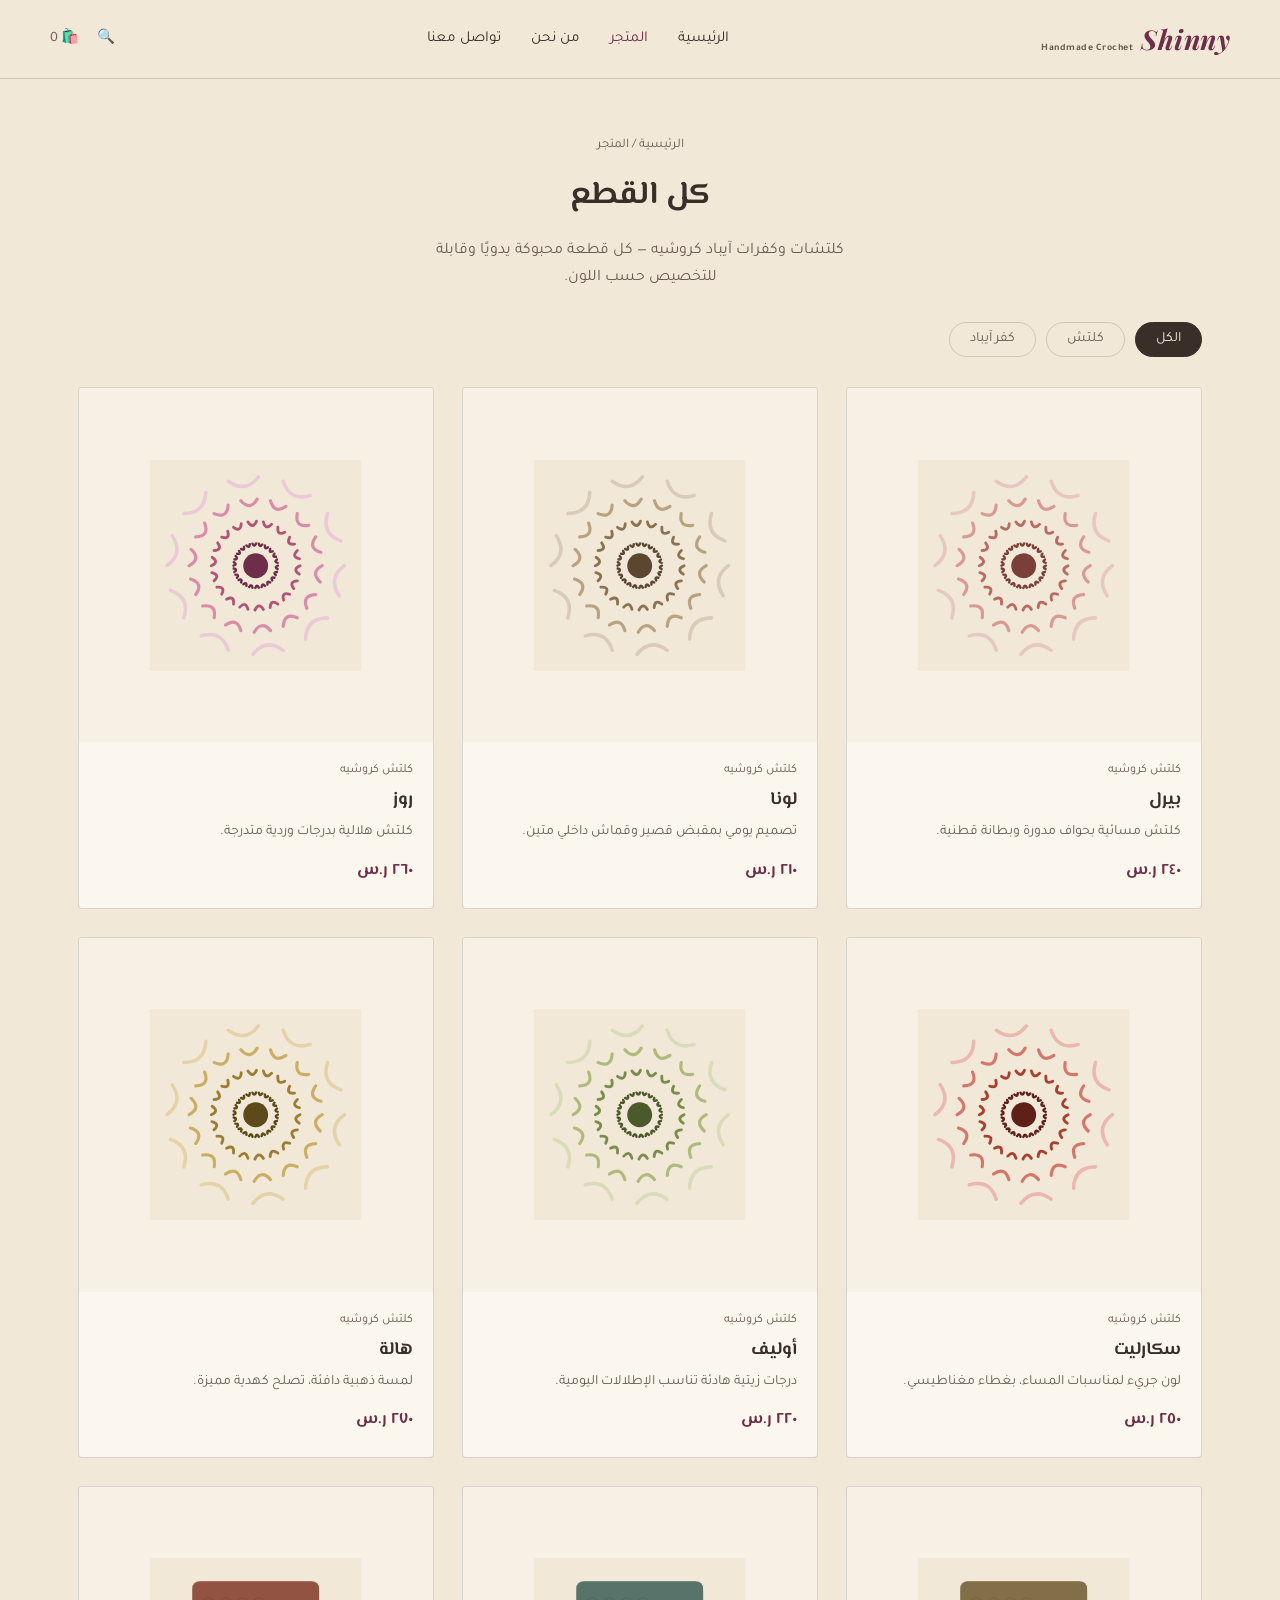
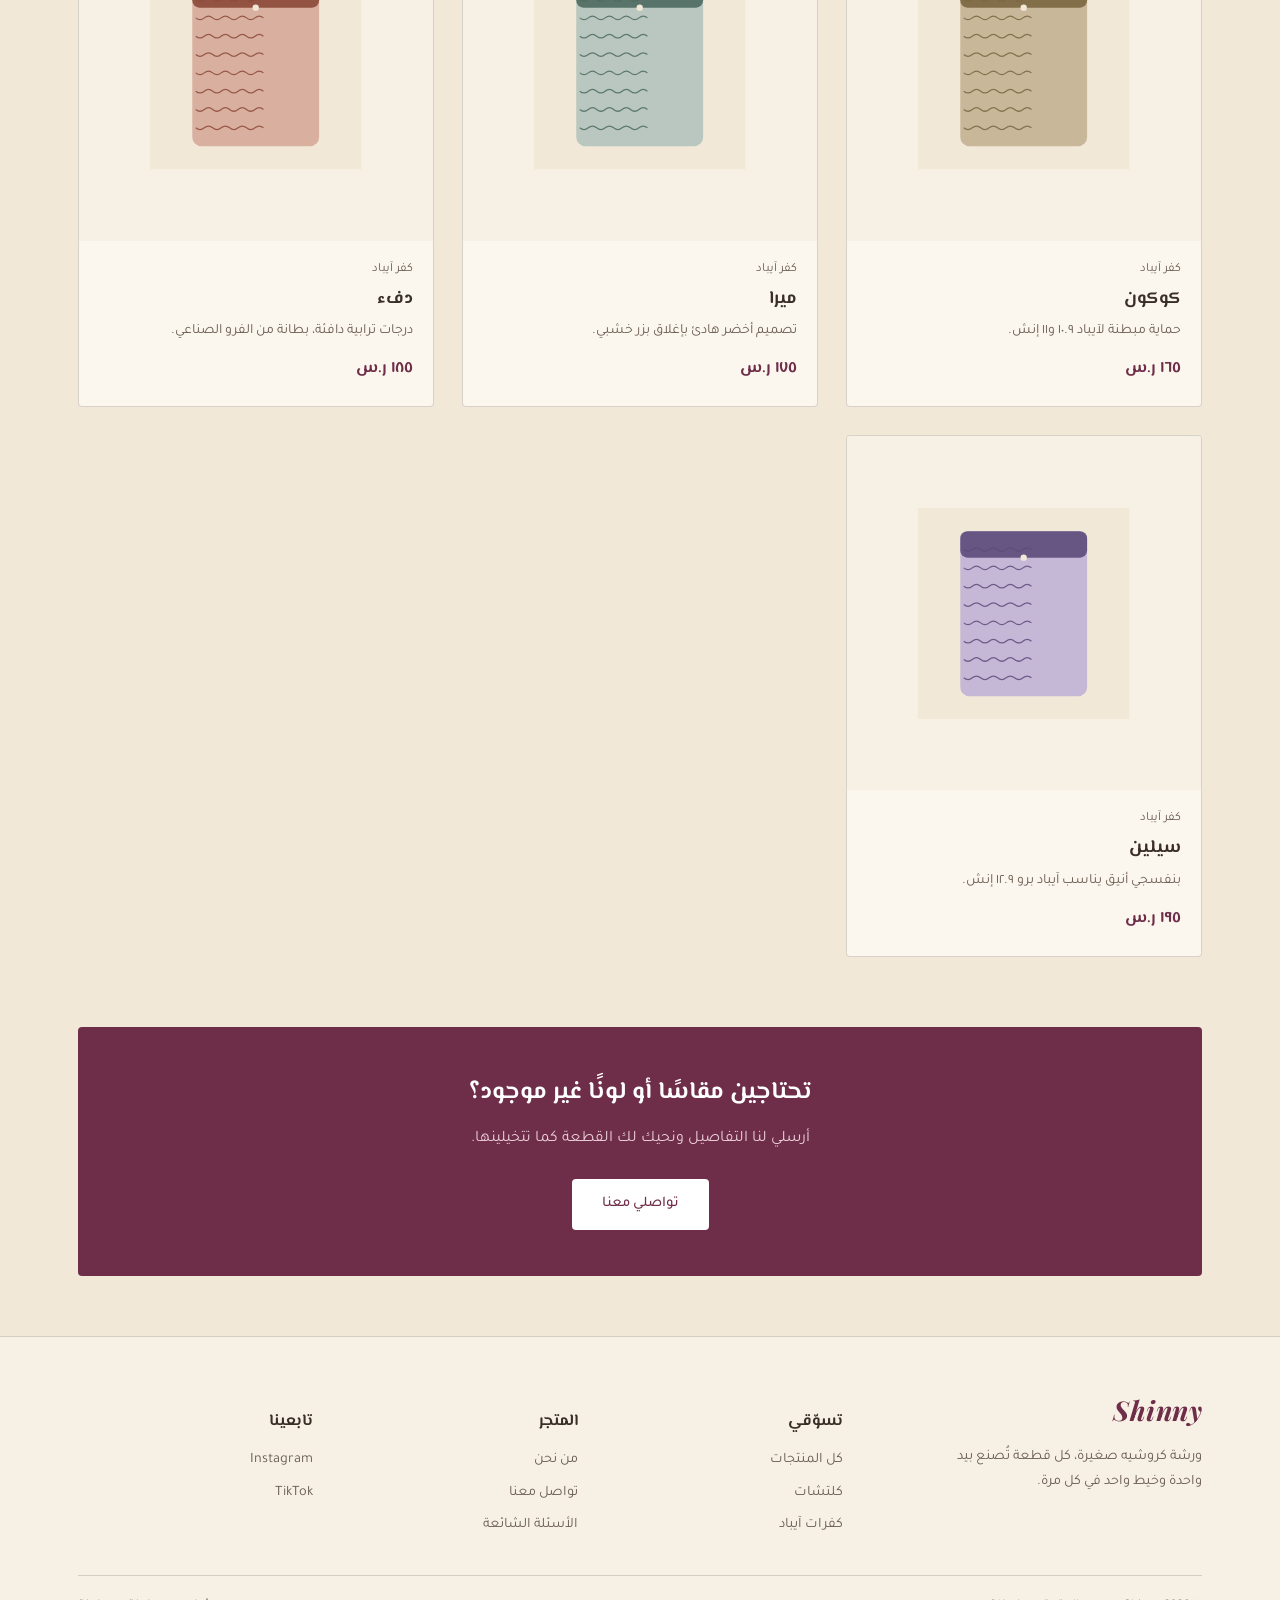
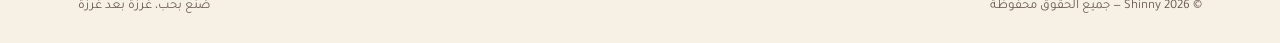
<file: shop.html>
<!DOCTYPE html>
<html lang="ar" dir="rtl">
<head>
<meta charset="UTF-8">
<meta name="viewport" content="width=device-width, initial-scale=1.0">
<title>المتجر | Shinny</title>
<link rel="stylesheet" href="style.css">
</head>
<body>

<header class="site-header">
  <div class="wrap header-row">
    <a href="index.html" class="logo"><em>Shinny</em><span>Handmade Crochet</span></a>
    <nav class="main-nav">
      <ul>
        <li><a href="index.html">الرئيسية</a></li>
        <li><a href="shop.html" class="active">المتجر</a></li>
        <li><a href="about.html">من نحن</a></li>
        <li><a href="contact.html">تواصل معنا</a></li>
      </ul>
    </nav>
    <div class="header-icons"><span>🔍</span><span>🛍️ 0</span></div>
    <button class="burger" aria-label="القائمة">☰</button>
  </div>
</header>

<main class="wrap">
  <div class="page-head">
    <div class="breadcrumb">الرئيسية / المتجر</div>
    <h1>كل القطع</h1>
    <p>كلتشات وكفرات آيباد كروشيه — كل قطعة محبوكة يدويًا وقابلة للتخصيص حسب اللون.</p>
  </div>

  <div class="filter-row">
    <button class="active" data-filter="all">الكل</button>
    <button data-filter="clutch">كلتش</button>
    <button data-filter="ipad">كفر آيباد</button>
  </div>

  <div class="product-grid" id="clutch">

    <a class="product-card" data-cat="clutch" href="product.html?item=pearl">
      <div class="thumb"><svg xmlns="http://www.w3.org/2000/svg" viewBox="0 0 600 600" role="img" aria-label="كلتش بيرل"><rect width="600" height="600" fill="#F1E8D8"/><path d="M552.0,300.0 Q503.6,335.5 537.1,385.4" stroke="#E7C7C2" stroke-width="10.0" fill="none" stroke-linecap="round"/><path d="M503.9,448.1 Q443.8,448.4 441.6,508.4" stroke="#E7C7C2" stroke-width="10.0" fill="none" stroke-linecap="round"/><path d="M377.9,539.7 Q329.1,504.6 292.1,551.9" stroke="#E7C7C2" stroke-width="10.0" fill="none" stroke-linecap="round"/><path d="M222.1,539.7 Q203.3,482.6 145.5,499.1" stroke="#E7C7C2" stroke-width="10.0" fill="none" stroke-linecap="round"/><path d="M96.1,448.1 Q114.4,390.9 58.0,370.3" stroke="#E7C7C2" stroke-width="10.0" fill="none" stroke-linecap="round"/><path d="M48.0,300.0 Q96.4,264.5 62.9,214.6" stroke="#E7C7C2" stroke-width="10.0" fill="none" stroke-linecap="round"/><path d="M96.1,151.9 Q156.2,151.6 158.4,91.6" stroke="#E7C7C2" stroke-width="10.0" fill="none" stroke-linecap="round"/><path d="M222.1,60.3 Q270.9,95.4 307.9,48.1" stroke="#E7C7C2" stroke-width="10.0" fill="none" stroke-linecap="round"/><path d="M377.9,60.3 Q396.7,117.4 454.5,100.9" stroke="#E7C7C2" stroke-width="10.0" fill="none" stroke-linecap="round"/><path d="M503.9,151.9 Q485.6,209.1 542.0,229.7" stroke="#E7C7C2" stroke-width="10.0" fill="none" stroke-linecap="round"/><path d="M489.0,300.0 Q453.8,319.1 483.3,346.2" stroke="#D89A93" stroke-width="9.0" fill="none" stroke-linecap="round"/><path d="M470.3,382.0 Q430.3,383.9 445.1,421.1" stroke="#D89A93" stroke-width="9.0" fill="none" stroke-linecap="round"/><path d="M417.8,447.8 Q381.0,432.1 378.2,472.1" stroke="#D89A93" stroke-width="9.0" fill="none" stroke-linecap="round"/><path d="M342.1,484.3 Q315.6,454.2 295.8,489.0" stroke="#D89A93" stroke-width="9.0" fill="none" stroke-linecap="round"/><path d="M257.9,484.3 Q247.2,445.7 214.2,468.4" stroke="#D89A93" stroke-width="9.0" fill="none" stroke-linecap="round"/><path d="M182.2,447.8 Q189.2,408.4 149.6,414.5" stroke="#D89A93" stroke-width="9.0" fill="none" stroke-linecap="round"/><path d="M129.7,382.0 Q153.2,349.5 114.8,337.9" stroke="#D89A93" stroke-width="9.0" fill="none" stroke-linecap="round"/><path d="M111.0,300.0 Q146.2,280.9 116.7,253.8" stroke="#D89A93" stroke-width="9.0" fill="none" stroke-linecap="round"/><path d="M129.7,218.0 Q169.7,216.1 154.9,178.9" stroke="#D89A93" stroke-width="9.0" fill="none" stroke-linecap="round"/><path d="M182.2,152.2 Q219.0,167.9 221.8,127.9" stroke="#D89A93" stroke-width="9.0" fill="none" stroke-linecap="round"/><path d="M257.9,115.7 Q284.4,145.8 304.2,111.0" stroke="#D89A93" stroke-width="9.0" fill="none" stroke-linecap="round"/><path d="M342.1,115.7 Q352.8,154.3 385.8,131.6" stroke="#D89A93" stroke-width="9.0" fill="none" stroke-linecap="round"/><path d="M417.8,152.2 Q410.8,191.6 450.4,185.5" stroke="#D89A93" stroke-width="9.0" fill="none" stroke-linecap="round"/><path d="M470.3,218.0 Q446.8,250.5 485.2,262.1" stroke="#D89A93" stroke-width="9.0" fill="none" stroke-linecap="round"/><path d="M426.0,300.0 Q402.8,309.9 423.7,324.0" stroke="#B96B63" stroke-width="8.0" fill="none" stroke-linecap="round"/><path d="M418.4,343.1 Q393.3,344.5 408.0,364.9" stroke="#B96B63" stroke-width="8.0" fill="none" stroke-linecap="round"/><path d="M396.5,381.0 Q372.4,373.7 379.3,397.9" stroke="#B96B63" stroke-width="8.0" fill="none" stroke-linecap="round"/><path d="M363.0,409.1 Q342.8,394.0 341.0,419.1" stroke="#B96B63" stroke-width="8.0" fill="none" stroke-linecap="round"/><path d="M321.9,424.1 Q308.1,403.0 297.8,426.0" stroke="#B96B63" stroke-width="8.0" fill="none" stroke-linecap="round"/><path d="M278.1,424.1 Q272.4,399.6 254.8,417.6" stroke="#B96B63" stroke-width="8.0" fill="none" stroke-linecap="round"/><path d="M237.0,409.1 Q240.0,384.1 217.3,395.1" stroke="#B96B63" stroke-width="8.0" fill="none" stroke-linecap="round"/><path d="M203.5,381.0 Q214.9,358.5 189.8,361.1" stroke="#B96B63" stroke-width="8.0" fill="none" stroke-linecap="round"/><path d="M181.6,343.1 Q200.0,325.9 175.6,319.7" stroke="#B96B63" stroke-width="8.0" fill="none" stroke-linecap="round"/><path d="M174.0,300.0 Q197.2,290.1 176.3,276.0" stroke="#B96B63" stroke-width="8.0" fill="none" stroke-linecap="round"/><path d="M181.6,256.9 Q206.7,255.5 192.0,235.1" stroke="#B96B63" stroke-width="8.0" fill="none" stroke-linecap="round"/><path d="M203.5,219.0 Q227.6,226.3 220.7,202.1" stroke="#B96B63" stroke-width="8.0" fill="none" stroke-linecap="round"/><path d="M237.0,190.9 Q257.2,206.0 259.0,180.9" stroke="#B96B63" stroke-width="8.0" fill="none" stroke-linecap="round"/><path d="M278.1,175.9 Q291.9,197.0 302.2,174.0" stroke="#B96B63" stroke-width="8.0" fill="none" stroke-linecap="round"/><path d="M321.9,175.9 Q327.6,200.4 345.2,182.4" stroke="#B96B63" stroke-width="8.0" fill="none" stroke-linecap="round"/><path d="M363.0,190.9 Q360.0,215.9 382.7,204.9" stroke="#B96B63" stroke-width="8.0" fill="none" stroke-linecap="round"/><path d="M396.5,219.0 Q385.1,241.5 410.2,238.9" stroke="#B96B63" stroke-width="8.0" fill="none" stroke-linecap="round"/><path d="M418.4,256.9 Q400.0,274.1 424.4,280.3" stroke="#B96B63" stroke-width="8.0" fill="none" stroke-linecap="round"/><path d="M363.0,300.0 Q351.5,304.1 362.2,309.9" stroke="#7A3F38" stroke-width="7.0" fill="none" stroke-linecap="round"/><path d="M360.4,317.7 Q348.3,318.4 356.9,327.0" stroke="#7A3F38" stroke-width="7.0" fill="none" stroke-linecap="round"/><path d="M353.0,334.1 Q341.1,331.3 347.0,341.9" stroke="#7A3F38" stroke-width="7.0" fill="none" stroke-linecap="round"/><path d="M341.3,347.6 Q330.7,341.6 333.3,353.5" stroke="#7A3F38" stroke-width="7.0" fill="none" stroke-linecap="round"/><path d="M326.2,357.3 Q317.7,348.5 316.9,360.7" stroke="#7A3F38" stroke-width="7.0" fill="none" stroke-linecap="round"/><path d="M309.0,362.4 Q303.3,351.6 299.1,363.0" stroke="#7A3F38" stroke-width="7.0" fill="none" stroke-linecap="round"/><path d="M291.0,362.4 Q288.7,350.4 281.4,360.2" stroke="#7A3F38" stroke-width="7.0" fill="none" stroke-linecap="round"/><path d="M273.8,357.3 Q274.9,345.2 265.2,352.5" stroke="#7A3F38" stroke-width="7.0" fill="none" stroke-linecap="round"/><path d="M258.7,347.6 Q263.2,336.3 251.8,340.6" stroke="#7A3F38" stroke-width="7.0" fill="none" stroke-linecap="round"/><path d="M247.0,334.1 Q254.5,324.4 242.3,325.4" stroke="#7A3F38" stroke-width="7.0" fill="none" stroke-linecap="round"/><path d="M239.6,317.7 Q249.4,310.6 237.5,308.1" stroke="#7A3F38" stroke-width="7.0" fill="none" stroke-linecap="round"/><path d="M237.0,300.0 Q248.5,295.9 237.8,290.1" stroke="#7A3F38" stroke-width="7.0" fill="none" stroke-linecap="round"/><path d="M239.6,282.3 Q251.7,281.6 243.1,273.0" stroke="#7A3F38" stroke-width="7.0" fill="none" stroke-linecap="round"/><path d="M247.0,265.9 Q258.9,268.7 253.0,258.1" stroke="#7A3F38" stroke-width="7.0" fill="none" stroke-linecap="round"/><path d="M258.7,252.4 Q269.3,258.4 266.7,246.5" stroke="#7A3F38" stroke-width="7.0" fill="none" stroke-linecap="round"/><path d="M273.8,242.7 Q282.3,251.5 283.1,239.3" stroke="#7A3F38" stroke-width="7.0" fill="none" stroke-linecap="round"/><path d="M291.0,237.6 Q296.7,248.4 300.9,237.0" stroke="#7A3F38" stroke-width="7.0" fill="none" stroke-linecap="round"/><path d="M309.0,237.6 Q311.3,249.6 318.6,239.8" stroke="#7A3F38" stroke-width="7.0" fill="none" stroke-linecap="round"/><path d="M326.2,242.7 Q325.1,254.8 334.8,247.5" stroke="#7A3F38" stroke-width="7.0" fill="none" stroke-linecap="round"/><path d="M341.3,252.4 Q336.8,263.7 348.2,259.4" stroke="#7A3F38" stroke-width="7.0" fill="none" stroke-linecap="round"/><path d="M353.0,265.9 Q345.5,275.6 357.7,274.6" stroke="#7A3F38" stroke-width="7.0" fill="none" stroke-linecap="round"/><path d="M360.4,282.3 Q350.6,289.4 362.5,291.9" stroke="#7A3F38" stroke-width="7.0" fill="none" stroke-linecap="round"/><circle cx="300.0" cy="300.0" r="35.3" fill="#7A3F38"/></svg></div>
      <div class="product-body">
        <span class="kicker">كلتش كروشيه</span>
        <h3>بيرل</h3>
        <p class="desc">كلتش مسائية بحواف مدورة وبطانة قطنية.</p>
        <span class="price">٢٤٠ ر.س</span>
      </div>
    </a>

    <a class="product-card" data-cat="clutch" href="product.html?item=luna">
      <div class="thumb"><svg xmlns="http://www.w3.org/2000/svg" viewBox="0 0 600 600" role="img" aria-label="كلتش لونا"><rect width="600" height="600" fill="#F1E8D8"/><path d="M552.0,300.0 Q503.6,335.5 537.1,385.4" stroke="#D9CBB8" stroke-width="10.0" fill="none" stroke-linecap="round"/><path d="M503.9,448.1 Q443.8,448.4 441.6,508.4" stroke="#D9CBB8" stroke-width="10.0" fill="none" stroke-linecap="round"/><path d="M377.9,539.7 Q329.1,504.6 292.1,551.9" stroke="#D9CBB8" stroke-width="10.0" fill="none" stroke-linecap="round"/><path d="M222.1,539.7 Q203.3,482.6 145.5,499.1" stroke="#D9CBB8" stroke-width="10.0" fill="none" stroke-linecap="round"/><path d="M96.1,448.1 Q114.4,390.9 58.0,370.3" stroke="#D9CBB8" stroke-width="10.0" fill="none" stroke-linecap="round"/><path d="M48.0,300.0 Q96.4,264.5 62.9,214.6" stroke="#D9CBB8" stroke-width="10.0" fill="none" stroke-linecap="round"/><path d="M96.1,151.9 Q156.2,151.6 158.4,91.6" stroke="#D9CBB8" stroke-width="10.0" fill="none" stroke-linecap="round"/><path d="M222.1,60.3 Q270.9,95.4 307.9,48.1" stroke="#D9CBB8" stroke-width="10.0" fill="none" stroke-linecap="round"/><path d="M377.9,60.3 Q396.7,117.4 454.5,100.9" stroke="#D9CBB8" stroke-width="10.0" fill="none" stroke-linecap="round"/><path d="M503.9,151.9 Q485.6,209.1 542.0,229.7" stroke="#D9CBB8" stroke-width="10.0" fill="none" stroke-linecap="round"/><path d="M489.0,300.0 Q453.8,319.1 483.3,346.2" stroke="#B9A27D" stroke-width="9.0" fill="none" stroke-linecap="round"/><path d="M470.3,382.0 Q430.3,383.9 445.1,421.1" stroke="#B9A27D" stroke-width="9.0" fill="none" stroke-linecap="round"/><path d="M417.8,447.8 Q381.0,432.1 378.2,472.1" stroke="#B9A27D" stroke-width="9.0" fill="none" stroke-linecap="round"/><path d="M342.1,484.3 Q315.6,454.2 295.8,489.0" stroke="#B9A27D" stroke-width="9.0" fill="none" stroke-linecap="round"/><path d="M257.9,484.3 Q247.2,445.7 214.2,468.4" stroke="#B9A27D" stroke-width="9.0" fill="none" stroke-linecap="round"/><path d="M182.2,447.8 Q189.2,408.4 149.6,414.5" stroke="#B9A27D" stroke-width="9.0" fill="none" stroke-linecap="round"/><path d="M129.7,382.0 Q153.2,349.5 114.8,337.9" stroke="#B9A27D" stroke-width="9.0" fill="none" stroke-linecap="round"/><path d="M111.0,300.0 Q146.2,280.9 116.7,253.8" stroke="#B9A27D" stroke-width="9.0" fill="none" stroke-linecap="round"/><path d="M129.7,218.0 Q169.7,216.1 154.9,178.9" stroke="#B9A27D" stroke-width="9.0" fill="none" stroke-linecap="round"/><path d="M182.2,152.2 Q219.0,167.9 221.8,127.9" stroke="#B9A27D" stroke-width="9.0" fill="none" stroke-linecap="round"/><path d="M257.9,115.7 Q284.4,145.8 304.2,111.0" stroke="#B9A27D" stroke-width="9.0" fill="none" stroke-linecap="round"/><path d="M342.1,115.7 Q352.8,154.3 385.8,131.6" stroke="#B9A27D" stroke-width="9.0" fill="none" stroke-linecap="round"/><path d="M417.8,152.2 Q410.8,191.6 450.4,185.5" stroke="#B9A27D" stroke-width="9.0" fill="none" stroke-linecap="round"/><path d="M470.3,218.0 Q446.8,250.5 485.2,262.1" stroke="#B9A27D" stroke-width="9.0" fill="none" stroke-linecap="round"/><path d="M426.0,300.0 Q402.8,309.9 423.7,324.0" stroke="#8C7350" stroke-width="8.0" fill="none" stroke-linecap="round"/><path d="M418.4,343.1 Q393.3,344.5 408.0,364.9" stroke="#8C7350" stroke-width="8.0" fill="none" stroke-linecap="round"/><path d="M396.5,381.0 Q372.4,373.7 379.3,397.9" stroke="#8C7350" stroke-width="8.0" fill="none" stroke-linecap="round"/><path d="M363.0,409.1 Q342.8,394.0 341.0,419.1" stroke="#8C7350" stroke-width="8.0" fill="none" stroke-linecap="round"/><path d="M321.9,424.1 Q308.1,403.0 297.8,426.0" stroke="#8C7350" stroke-width="8.0" fill="none" stroke-linecap="round"/><path d="M278.1,424.1 Q272.4,399.6 254.8,417.6" stroke="#8C7350" stroke-width="8.0" fill="none" stroke-linecap="round"/><path d="M237.0,409.1 Q240.0,384.1 217.3,395.1" stroke="#8C7350" stroke-width="8.0" fill="none" stroke-linecap="round"/><path d="M203.5,381.0 Q214.9,358.5 189.8,361.1" stroke="#8C7350" stroke-width="8.0" fill="none" stroke-linecap="round"/><path d="M181.6,343.1 Q200.0,325.9 175.6,319.7" stroke="#8C7350" stroke-width="8.0" fill="none" stroke-linecap="round"/><path d="M174.0,300.0 Q197.2,290.1 176.3,276.0" stroke="#8C7350" stroke-width="8.0" fill="none" stroke-linecap="round"/><path d="M181.6,256.9 Q206.7,255.5 192.0,235.1" stroke="#8C7350" stroke-width="8.0" fill="none" stroke-linecap="round"/><path d="M203.5,219.0 Q227.6,226.3 220.7,202.1" stroke="#8C7350" stroke-width="8.0" fill="none" stroke-linecap="round"/><path d="M237.0,190.9 Q257.2,206.0 259.0,180.9" stroke="#8C7350" stroke-width="8.0" fill="none" stroke-linecap="round"/><path d="M278.1,175.9 Q291.9,197.0 302.2,174.0" stroke="#8C7350" stroke-width="8.0" fill="none" stroke-linecap="round"/><path d="M321.9,175.9 Q327.6,200.4 345.2,182.4" stroke="#8C7350" stroke-width="8.0" fill="none" stroke-linecap="round"/><path d="M363.0,190.9 Q360.0,215.9 382.7,204.9" stroke="#8C7350" stroke-width="8.0" fill="none" stroke-linecap="round"/><path d="M396.5,219.0 Q385.1,241.5 410.2,238.9" stroke="#8C7350" stroke-width="8.0" fill="none" stroke-linecap="round"/><path d="M418.4,256.9 Q400.0,274.1 424.4,280.3" stroke="#8C7350" stroke-width="8.0" fill="none" stroke-linecap="round"/><path d="M363.0,300.0 Q351.5,304.1 362.2,309.9" stroke="#5B4632" stroke-width="7.0" fill="none" stroke-linecap="round"/><path d="M360.4,317.7 Q348.3,318.4 356.9,327.0" stroke="#5B4632" stroke-width="7.0" fill="none" stroke-linecap="round"/><path d="M353.0,334.1 Q341.1,331.3 347.0,341.9" stroke="#5B4632" stroke-width="7.0" fill="none" stroke-linecap="round"/><path d="M341.3,347.6 Q330.7,341.6 333.3,353.5" stroke="#5B4632" stroke-width="7.0" fill="none" stroke-linecap="round"/><path d="M326.2,357.3 Q317.7,348.5 316.9,360.7" stroke="#5B4632" stroke-width="7.0" fill="none" stroke-linecap="round"/><path d="M309.0,362.4 Q303.3,351.6 299.1,363.0" stroke="#5B4632" stroke-width="7.0" fill="none" stroke-linecap="round"/><path d="M291.0,362.4 Q288.7,350.4 281.4,360.2" stroke="#5B4632" stroke-width="7.0" fill="none" stroke-linecap="round"/><path d="M273.8,357.3 Q274.9,345.2 265.2,352.5" stroke="#5B4632" stroke-width="7.0" fill="none" stroke-linecap="round"/><path d="M258.7,347.6 Q263.2,336.3 251.8,340.6" stroke="#5B4632" stroke-width="7.0" fill="none" stroke-linecap="round"/><path d="M247.0,334.1 Q254.5,324.4 242.3,325.4" stroke="#5B4632" stroke-width="7.0" fill="none" stroke-linecap="round"/><path d="M239.6,317.7 Q249.4,310.6 237.5,308.1" stroke="#5B4632" stroke-width="7.0" fill="none" stroke-linecap="round"/><path d="M237.0,300.0 Q248.5,295.9 237.8,290.1" stroke="#5B4632" stroke-width="7.0" fill="none" stroke-linecap="round"/><path d="M239.6,282.3 Q251.7,281.6 243.1,273.0" stroke="#5B4632" stroke-width="7.0" fill="none" stroke-linecap="round"/><path d="M247.0,265.9 Q258.9,268.7 253.0,258.1" stroke="#5B4632" stroke-width="7.0" fill="none" stroke-linecap="round"/><path d="M258.7,252.4 Q269.3,258.4 266.7,246.5" stroke="#5B4632" stroke-width="7.0" fill="none" stroke-linecap="round"/><path d="M273.8,242.7 Q282.3,251.5 283.1,239.3" stroke="#5B4632" stroke-width="7.0" fill="none" stroke-linecap="round"/><path d="M291.0,237.6 Q296.7,248.4 300.9,237.0" stroke="#5B4632" stroke-width="7.0" fill="none" stroke-linecap="round"/><path d="M309.0,237.6 Q311.3,249.6 318.6,239.8" stroke="#5B4632" stroke-width="7.0" fill="none" stroke-linecap="round"/><path d="M326.2,242.7 Q325.1,254.8 334.8,247.5" stroke="#5B4632" stroke-width="7.0" fill="none" stroke-linecap="round"/><path d="M341.3,252.4 Q336.8,263.7 348.2,259.4" stroke="#5B4632" stroke-width="7.0" fill="none" stroke-linecap="round"/><path d="M353.0,265.9 Q345.5,275.6 357.7,274.6" stroke="#5B4632" stroke-width="7.0" fill="none" stroke-linecap="round"/><path d="M360.4,282.3 Q350.6,289.4 362.5,291.9" stroke="#5B4632" stroke-width="7.0" fill="none" stroke-linecap="round"/><circle cx="300.0" cy="300.0" r="35.3" fill="#5B4632"/></svg></div>
      <div class="product-body">
        <span class="kicker">كلتش كروشيه</span>
        <h3>لونا</h3>
        <p class="desc">تصميم يومي بمقبض قصير وقماش داخلي متين.</p>
        <span class="price">٢١٠ ر.س</span>
      </div>
    </a>

    <a class="product-card" data-cat="clutch" href="product.html?item=rose">
      <div class="thumb"><svg xmlns="http://www.w3.org/2000/svg" viewBox="0 0 600 600" role="img" aria-label="كلتش روز"><rect width="600" height="600" fill="#F1E8D8"/><path d="M552.0,300.0 Q503.6,335.5 537.1,385.4" stroke="#EBC9D6" stroke-width="10.0" fill="none" stroke-linecap="round"/><path d="M503.9,448.1 Q443.8,448.4 441.6,508.4" stroke="#EBC9D6" stroke-width="10.0" fill="none" stroke-linecap="round"/><path d="M377.9,539.7 Q329.1,504.6 292.1,551.9" stroke="#EBC9D6" stroke-width="10.0" fill="none" stroke-linecap="round"/><path d="M222.1,539.7 Q203.3,482.6 145.5,499.1" stroke="#EBC9D6" stroke-width="10.0" fill="none" stroke-linecap="round"/><path d="M96.1,448.1 Q114.4,390.9 58.0,370.3" stroke="#EBC9D6" stroke-width="10.0" fill="none" stroke-linecap="round"/><path d="M48.0,300.0 Q96.4,264.5 62.9,214.6" stroke="#EBC9D6" stroke-width="10.0" fill="none" stroke-linecap="round"/><path d="M96.1,151.9 Q156.2,151.6 158.4,91.6" stroke="#EBC9D6" stroke-width="10.0" fill="none" stroke-linecap="round"/><path d="M222.1,60.3 Q270.9,95.4 307.9,48.1" stroke="#EBC9D6" stroke-width="10.0" fill="none" stroke-linecap="round"/><path d="M377.9,60.3 Q396.7,117.4 454.5,100.9" stroke="#EBC9D6" stroke-width="10.0" fill="none" stroke-linecap="round"/><path d="M503.9,151.9 Q485.6,209.1 542.0,229.7" stroke="#EBC9D6" stroke-width="10.0" fill="none" stroke-linecap="round"/><path d="M489.0,300.0 Q453.8,319.1 483.3,346.2" stroke="#D98CAA" stroke-width="9.0" fill="none" stroke-linecap="round"/><path d="M470.3,382.0 Q430.3,383.9 445.1,421.1" stroke="#D98CAA" stroke-width="9.0" fill="none" stroke-linecap="round"/><path d="M417.8,447.8 Q381.0,432.1 378.2,472.1" stroke="#D98CAA" stroke-width="9.0" fill="none" stroke-linecap="round"/><path d="M342.1,484.3 Q315.6,454.2 295.8,489.0" stroke="#D98CAA" stroke-width="9.0" fill="none" stroke-linecap="round"/><path d="M257.9,484.3 Q247.2,445.7 214.2,468.4" stroke="#D98CAA" stroke-width="9.0" fill="none" stroke-linecap="round"/><path d="M182.2,447.8 Q189.2,408.4 149.6,414.5" stroke="#D98CAA" stroke-width="9.0" fill="none" stroke-linecap="round"/><path d="M129.7,382.0 Q153.2,349.5 114.8,337.9" stroke="#D98CAA" stroke-width="9.0" fill="none" stroke-linecap="round"/><path d="M111.0,300.0 Q146.2,280.9 116.7,253.8" stroke="#D98CAA" stroke-width="9.0" fill="none" stroke-linecap="round"/><path d="M129.7,218.0 Q169.7,216.1 154.9,178.9" stroke="#D98CAA" stroke-width="9.0" fill="none" stroke-linecap="round"/><path d="M182.2,152.2 Q219.0,167.9 221.8,127.9" stroke="#D98CAA" stroke-width="9.0" fill="none" stroke-linecap="round"/><path d="M257.9,115.7 Q284.4,145.8 304.2,111.0" stroke="#D98CAA" stroke-width="9.0" fill="none" stroke-linecap="round"/><path d="M342.1,115.7 Q352.8,154.3 385.8,131.6" stroke="#D98CAA" stroke-width="9.0" fill="none" stroke-linecap="round"/><path d="M417.8,152.2 Q410.8,191.6 450.4,185.5" stroke="#D98CAA" stroke-width="9.0" fill="none" stroke-linecap="round"/><path d="M470.3,218.0 Q446.8,250.5 485.2,262.1" stroke="#D98CAA" stroke-width="9.0" fill="none" stroke-linecap="round"/><path d="M426.0,300.0 Q402.8,309.9 423.7,324.0" stroke="#B15578" stroke-width="8.0" fill="none" stroke-linecap="round"/><path d="M418.4,343.1 Q393.3,344.5 408.0,364.9" stroke="#B15578" stroke-width="8.0" fill="none" stroke-linecap="round"/><path d="M396.5,381.0 Q372.4,373.7 379.3,397.9" stroke="#B15578" stroke-width="8.0" fill="none" stroke-linecap="round"/><path d="M363.0,409.1 Q342.8,394.0 341.0,419.1" stroke="#B15578" stroke-width="8.0" fill="none" stroke-linecap="round"/><path d="M321.9,424.1 Q308.1,403.0 297.8,426.0" stroke="#B15578" stroke-width="8.0" fill="none" stroke-linecap="round"/><path d="M278.1,424.1 Q272.4,399.6 254.8,417.6" stroke="#B15578" stroke-width="8.0" fill="none" stroke-linecap="round"/><path d="M237.0,409.1 Q240.0,384.1 217.3,395.1" stroke="#B15578" stroke-width="8.0" fill="none" stroke-linecap="round"/><path d="M203.5,381.0 Q214.9,358.5 189.8,361.1" stroke="#B15578" stroke-width="8.0" fill="none" stroke-linecap="round"/><path d="M181.6,343.1 Q200.0,325.9 175.6,319.7" stroke="#B15578" stroke-width="8.0" fill="none" stroke-linecap="round"/><path d="M174.0,300.0 Q197.2,290.1 176.3,276.0" stroke="#B15578" stroke-width="8.0" fill="none" stroke-linecap="round"/><path d="M181.6,256.9 Q206.7,255.5 192.0,235.1" stroke="#B15578" stroke-width="8.0" fill="none" stroke-linecap="round"/><path d="M203.5,219.0 Q227.6,226.3 220.7,202.1" stroke="#B15578" stroke-width="8.0" fill="none" stroke-linecap="round"/><path d="M237.0,190.9 Q257.2,206.0 259.0,180.9" stroke="#B15578" stroke-width="8.0" fill="none" stroke-linecap="round"/><path d="M278.1,175.9 Q291.9,197.0 302.2,174.0" stroke="#B15578" stroke-width="8.0" fill="none" stroke-linecap="round"/><path d="M321.9,175.9 Q327.6,200.4 345.2,182.4" stroke="#B15578" stroke-width="8.0" fill="none" stroke-linecap="round"/><path d="M363.0,190.9 Q360.0,215.9 382.7,204.9" stroke="#B15578" stroke-width="8.0" fill="none" stroke-linecap="round"/><path d="M396.5,219.0 Q385.1,241.5 410.2,238.9" stroke="#B15578" stroke-width="8.0" fill="none" stroke-linecap="round"/><path d="M418.4,256.9 Q400.0,274.1 424.4,280.3" stroke="#B15578" stroke-width="8.0" fill="none" stroke-linecap="round"/><path d="M363.0,300.0 Q351.5,304.1 362.2,309.9" stroke="#6E2E49" stroke-width="7.0" fill="none" stroke-linecap="round"/><path d="M360.4,317.7 Q348.3,318.4 356.9,327.0" stroke="#6E2E49" stroke-width="7.0" fill="none" stroke-linecap="round"/><path d="M353.0,334.1 Q341.1,331.3 347.0,341.9" stroke="#6E2E49" stroke-width="7.0" fill="none" stroke-linecap="round"/><path d="M341.3,347.6 Q330.7,341.6 333.3,353.5" stroke="#6E2E49" stroke-width="7.0" fill="none" stroke-linecap="round"/><path d="M326.2,357.3 Q317.7,348.5 316.9,360.7" stroke="#6E2E49" stroke-width="7.0" fill="none" stroke-linecap="round"/><path d="M309.0,362.4 Q303.3,351.6 299.1,363.0" stroke="#6E2E49" stroke-width="7.0" fill="none" stroke-linecap="round"/><path d="M291.0,362.4 Q288.7,350.4 281.4,360.2" stroke="#6E2E49" stroke-width="7.0" fill="none" stroke-linecap="round"/><path d="M273.8,357.3 Q274.9,345.2 265.2,352.5" stroke="#6E2E49" stroke-width="7.0" fill="none" stroke-linecap="round"/><path d="M258.7,347.6 Q263.2,336.3 251.8,340.6" stroke="#6E2E49" stroke-width="7.0" fill="none" stroke-linecap="round"/><path d="M247.0,334.1 Q254.5,324.4 242.3,325.4" stroke="#6E2E49" stroke-width="7.0" fill="none" stroke-linecap="round"/><path d="M239.6,317.7 Q249.4,310.6 237.5,308.1" stroke="#6E2E49" stroke-width="7.0" fill="none" stroke-linecap="round"/><path d="M237.0,300.0 Q248.5,295.9 237.8,290.1" stroke="#6E2E49" stroke-width="7.0" fill="none" stroke-linecap="round"/><path d="M239.6,282.3 Q251.7,281.6 243.1,273.0" stroke="#6E2E49" stroke-width="7.0" fill="none" stroke-linecap="round"/><path d="M247.0,265.9 Q258.9,268.7 253.0,258.1" stroke="#6E2E49" stroke-width="7.0" fill="none" stroke-linecap="round"/><path d="M258.7,252.4 Q269.3,258.4 266.7,246.5" stroke="#6E2E49" stroke-width="7.0" fill="none" stroke-linecap="round"/><path d="M273.8,242.7 Q282.3,251.5 283.1,239.3" stroke="#6E2E49" stroke-width="7.0" fill="none" stroke-linecap="round"/><path d="M291.0,237.6 Q296.7,248.4 300.9,237.0" stroke="#6E2E49" stroke-width="7.0" fill="none" stroke-linecap="round"/><path d="M309.0,237.6 Q311.3,249.6 318.6,239.8" stroke="#6E2E49" stroke-width="7.0" fill="none" stroke-linecap="round"/><path d="M326.2,242.7 Q325.1,254.8 334.8,247.5" stroke="#6E2E49" stroke-width="7.0" fill="none" stroke-linecap="round"/><path d="M341.3,252.4 Q336.8,263.7 348.2,259.4" stroke="#6E2E49" stroke-width="7.0" fill="none" stroke-linecap="round"/><path d="M353.0,265.9 Q345.5,275.6 357.7,274.6" stroke="#6E2E49" stroke-width="7.0" fill="none" stroke-linecap="round"/><path d="M360.4,282.3 Q350.6,289.4 362.5,291.9" stroke="#6E2E49" stroke-width="7.0" fill="none" stroke-linecap="round"/><circle cx="300.0" cy="300.0" r="35.3" fill="#6E2E49"/></svg></div>
      <div class="product-body">
        <span class="kicker">كلتش كروشيه</span>
        <h3>روز</h3>
        <p class="desc">كلتش هلالية بدرجات وردية متدرجة.</p>
        <span class="price">٢٦٠ ر.س</span>
      </div>
    </a>

    <a class="product-card" data-cat="clutch" href="product.html?item=scarlet">
      <div class="thumb"><svg xmlns="http://www.w3.org/2000/svg" viewBox="0 0 600 600" role="img" aria-label="كلتش سكارليت"><rect width="600" height="600" fill="#F1E8D8"/><path d="M552.0,300.0 Q503.6,335.5 537.1,385.4" stroke="#EAB8AE" stroke-width="10.0" fill="none" stroke-linecap="round"/><path d="M503.9,448.1 Q443.8,448.4 441.6,508.4" stroke="#EAB8AE" stroke-width="10.0" fill="none" stroke-linecap="round"/><path d="M377.9,539.7 Q329.1,504.6 292.1,551.9" stroke="#EAB8AE" stroke-width="10.0" fill="none" stroke-linecap="round"/><path d="M222.1,539.7 Q203.3,482.6 145.5,499.1" stroke="#EAB8AE" stroke-width="10.0" fill="none" stroke-linecap="round"/><path d="M96.1,448.1 Q114.4,390.9 58.0,370.3" stroke="#EAB8AE" stroke-width="10.0" fill="none" stroke-linecap="round"/><path d="M48.0,300.0 Q96.4,264.5 62.9,214.6" stroke="#EAB8AE" stroke-width="10.0" fill="none" stroke-linecap="round"/><path d="M96.1,151.9 Q156.2,151.6 158.4,91.6" stroke="#EAB8AE" stroke-width="10.0" fill="none" stroke-linecap="round"/><path d="M222.1,60.3 Q270.9,95.4 307.9,48.1" stroke="#EAB8AE" stroke-width="10.0" fill="none" stroke-linecap="round"/><path d="M377.9,60.3 Q396.7,117.4 454.5,100.9" stroke="#EAB8AE" stroke-width="10.0" fill="none" stroke-linecap="round"/><path d="M503.9,151.9 Q485.6,209.1 542.0,229.7" stroke="#EAB8AE" stroke-width="10.0" fill="none" stroke-linecap="round"/><path d="M489.0,300.0 Q453.8,319.1 483.3,346.2" stroke="#D4776A" stroke-width="9.0" fill="none" stroke-linecap="round"/><path d="M470.3,382.0 Q430.3,383.9 445.1,421.1" stroke="#D4776A" stroke-width="9.0" fill="none" stroke-linecap="round"/><path d="M417.8,447.8 Q381.0,432.1 378.2,472.1" stroke="#D4776A" stroke-width="9.0" fill="none" stroke-linecap="round"/><path d="M342.1,484.3 Q315.6,454.2 295.8,489.0" stroke="#D4776A" stroke-width="9.0" fill="none" stroke-linecap="round"/><path d="M257.9,484.3 Q247.2,445.7 214.2,468.4" stroke="#D4776A" stroke-width="9.0" fill="none" stroke-linecap="round"/><path d="M182.2,447.8 Q189.2,408.4 149.6,414.5" stroke="#D4776A" stroke-width="9.0" fill="none" stroke-linecap="round"/><path d="M129.7,382.0 Q153.2,349.5 114.8,337.9" stroke="#D4776A" stroke-width="9.0" fill="none" stroke-linecap="round"/><path d="M111.0,300.0 Q146.2,280.9 116.7,253.8" stroke="#D4776A" stroke-width="9.0" fill="none" stroke-linecap="round"/><path d="M129.7,218.0 Q169.7,216.1 154.9,178.9" stroke="#D4776A" stroke-width="9.0" fill="none" stroke-linecap="round"/><path d="M182.2,152.2 Q219.0,167.9 221.8,127.9" stroke="#D4776A" stroke-width="9.0" fill="none" stroke-linecap="round"/><path d="M257.9,115.7 Q284.4,145.8 304.2,111.0" stroke="#D4776A" stroke-width="9.0" fill="none" stroke-linecap="round"/><path d="M342.1,115.7 Q352.8,154.3 385.8,131.6" stroke="#D4776A" stroke-width="9.0" fill="none" stroke-linecap="round"/><path d="M417.8,152.2 Q410.8,191.6 450.4,185.5" stroke="#D4776A" stroke-width="9.0" fill="none" stroke-linecap="round"/><path d="M470.3,218.0 Q446.8,250.5 485.2,262.1" stroke="#D4776A" stroke-width="9.0" fill="none" stroke-linecap="round"/><path d="M426.0,300.0 Q402.8,309.9 423.7,324.0" stroke="#A8402F" stroke-width="8.0" fill="none" stroke-linecap="round"/><path d="M418.4,343.1 Q393.3,344.5 408.0,364.9" stroke="#A8402F" stroke-width="8.0" fill="none" stroke-linecap="round"/><path d="M396.5,381.0 Q372.4,373.7 379.3,397.9" stroke="#A8402F" stroke-width="8.0" fill="none" stroke-linecap="round"/><path d="M363.0,409.1 Q342.8,394.0 341.0,419.1" stroke="#A8402F" stroke-width="8.0" fill="none" stroke-linecap="round"/><path d="M321.9,424.1 Q308.1,403.0 297.8,426.0" stroke="#A8402F" stroke-width="8.0" fill="none" stroke-linecap="round"/><path d="M278.1,424.1 Q272.4,399.6 254.8,417.6" stroke="#A8402F" stroke-width="8.0" fill="none" stroke-linecap="round"/><path d="M237.0,409.1 Q240.0,384.1 217.3,395.1" stroke="#A8402F" stroke-width="8.0" fill="none" stroke-linecap="round"/><path d="M203.5,381.0 Q214.9,358.5 189.8,361.1" stroke="#A8402F" stroke-width="8.0" fill="none" stroke-linecap="round"/><path d="M181.6,343.1 Q200.0,325.9 175.6,319.7" stroke="#A8402F" stroke-width="8.0" fill="none" stroke-linecap="round"/><path d="M174.0,300.0 Q197.2,290.1 176.3,276.0" stroke="#A8402F" stroke-width="8.0" fill="none" stroke-linecap="round"/><path d="M181.6,256.9 Q206.7,255.5 192.0,235.1" stroke="#A8402F" stroke-width="8.0" fill="none" stroke-linecap="round"/><path d="M203.5,219.0 Q227.6,226.3 220.7,202.1" stroke="#A8402F" stroke-width="8.0" fill="none" stroke-linecap="round"/><path d="M237.0,190.9 Q257.2,206.0 259.0,180.9" stroke="#A8402F" stroke-width="8.0" fill="none" stroke-linecap="round"/><path d="M278.1,175.9 Q291.9,197.0 302.2,174.0" stroke="#A8402F" stroke-width="8.0" fill="none" stroke-linecap="round"/><path d="M321.9,175.9 Q327.6,200.4 345.2,182.4" stroke="#A8402F" stroke-width="8.0" fill="none" stroke-linecap="round"/><path d="M363.0,190.9 Q360.0,215.9 382.7,204.9" stroke="#A8402F" stroke-width="8.0" fill="none" stroke-linecap="round"/><path d="M396.5,219.0 Q385.1,241.5 410.2,238.9" stroke="#A8402F" stroke-width="8.0" fill="none" stroke-linecap="round"/><path d="M418.4,256.9 Q400.0,274.1 424.4,280.3" stroke="#A8402F" stroke-width="8.0" fill="none" stroke-linecap="round"/><path d="M363.0,300.0 Q351.5,304.1 362.2,309.9" stroke="#5E2019" stroke-width="7.0" fill="none" stroke-linecap="round"/><path d="M360.4,317.7 Q348.3,318.4 356.9,327.0" stroke="#5E2019" stroke-width="7.0" fill="none" stroke-linecap="round"/><path d="M353.0,334.1 Q341.1,331.3 347.0,341.9" stroke="#5E2019" stroke-width="7.0" fill="none" stroke-linecap="round"/><path d="M341.3,347.6 Q330.7,341.6 333.3,353.5" stroke="#5E2019" stroke-width="7.0" fill="none" stroke-linecap="round"/><path d="M326.2,357.3 Q317.7,348.5 316.9,360.7" stroke="#5E2019" stroke-width="7.0" fill="none" stroke-linecap="round"/><path d="M309.0,362.4 Q303.3,351.6 299.1,363.0" stroke="#5E2019" stroke-width="7.0" fill="none" stroke-linecap="round"/><path d="M291.0,362.4 Q288.7,350.4 281.4,360.2" stroke="#5E2019" stroke-width="7.0" fill="none" stroke-linecap="round"/><path d="M273.8,357.3 Q274.9,345.2 265.2,352.5" stroke="#5E2019" stroke-width="7.0" fill="none" stroke-linecap="round"/><path d="M258.7,347.6 Q263.2,336.3 251.8,340.6" stroke="#5E2019" stroke-width="7.0" fill="none" stroke-linecap="round"/><path d="M247.0,334.1 Q254.5,324.4 242.3,325.4" stroke="#5E2019" stroke-width="7.0" fill="none" stroke-linecap="round"/><path d="M239.6,317.7 Q249.4,310.6 237.5,308.1" stroke="#5E2019" stroke-width="7.0" fill="none" stroke-linecap="round"/><path d="M237.0,300.0 Q248.5,295.9 237.8,290.1" stroke="#5E2019" stroke-width="7.0" fill="none" stroke-linecap="round"/><path d="M239.6,282.3 Q251.7,281.6 243.1,273.0" stroke="#5E2019" stroke-width="7.0" fill="none" stroke-linecap="round"/><path d="M247.0,265.9 Q258.9,268.7 253.0,258.1" stroke="#5E2019" stroke-width="7.0" fill="none" stroke-linecap="round"/><path d="M258.7,252.4 Q269.3,258.4 266.7,246.5" stroke="#5E2019" stroke-width="7.0" fill="none" stroke-linecap="round"/><path d="M273.8,242.7 Q282.3,251.5 283.1,239.3" stroke="#5E2019" stroke-width="7.0" fill="none" stroke-linecap="round"/><path d="M291.0,237.6 Q296.7,248.4 300.9,237.0" stroke="#5E2019" stroke-width="7.0" fill="none" stroke-linecap="round"/><path d="M309.0,237.6 Q311.3,249.6 318.6,239.8" stroke="#5E2019" stroke-width="7.0" fill="none" stroke-linecap="round"/><path d="M326.2,242.7 Q325.1,254.8 334.8,247.5" stroke="#5E2019" stroke-width="7.0" fill="none" stroke-linecap="round"/><path d="M341.3,252.4 Q336.8,263.7 348.2,259.4" stroke="#5E2019" stroke-width="7.0" fill="none" stroke-linecap="round"/><path d="M353.0,265.9 Q345.5,275.6 357.7,274.6" stroke="#5E2019" stroke-width="7.0" fill="none" stroke-linecap="round"/><path d="M360.4,282.3 Q350.6,289.4 362.5,291.9" stroke="#5E2019" stroke-width="7.0" fill="none" stroke-linecap="round"/><circle cx="300.0" cy="300.0" r="35.3" fill="#5E2019"/></svg></div>
      <div class="product-body">
        <span class="kicker">كلتش كروشيه</span>
        <h3>سكارليت</h3>
        <p class="desc">لون جريء لمناسبات المساء، بغطاء مغناطيسي.</p>
        <span class="price">٢٥٠ ر.س</span>
      </div>
    </a>

    <a class="product-card" data-cat="clutch" href="product.html?item=olive">
      <div class="thumb"><svg xmlns="http://www.w3.org/2000/svg" viewBox="0 0 600 600" role="img" aria-label="كلتش أوليف"><rect width="600" height="600" fill="#F1E8D8"/><path d="M552.0,300.0 Q503.6,335.5 537.1,385.4" stroke="#D8DCB8" stroke-width="10.0" fill="none" stroke-linecap="round"/><path d="M503.9,448.1 Q443.8,448.4 441.6,508.4" stroke="#D8DCB8" stroke-width="10.0" fill="none" stroke-linecap="round"/><path d="M377.9,539.7 Q329.1,504.6 292.1,551.9" stroke="#D8DCB8" stroke-width="10.0" fill="none" stroke-linecap="round"/><path d="M222.1,539.7 Q203.3,482.6 145.5,499.1" stroke="#D8DCB8" stroke-width="10.0" fill="none" stroke-linecap="round"/><path d="M96.1,448.1 Q114.4,390.9 58.0,370.3" stroke="#D8DCB8" stroke-width="10.0" fill="none" stroke-linecap="round"/><path d="M48.0,300.0 Q96.4,264.5 62.9,214.6" stroke="#D8DCB8" stroke-width="10.0" fill="none" stroke-linecap="round"/><path d="M96.1,151.9 Q156.2,151.6 158.4,91.6" stroke="#D8DCB8" stroke-width="10.0" fill="none" stroke-linecap="round"/><path d="M222.1,60.3 Q270.9,95.4 307.9,48.1" stroke="#D8DCB8" stroke-width="10.0" fill="none" stroke-linecap="round"/><path d="M377.9,60.3 Q396.7,117.4 454.5,100.9" stroke="#D8DCB8" stroke-width="10.0" fill="none" stroke-linecap="round"/><path d="M503.9,151.9 Q485.6,209.1 542.0,229.7" stroke="#D8DCB8" stroke-width="10.0" fill="none" stroke-linecap="round"/><path d="M489.0,300.0 Q453.8,319.1 483.3,346.2" stroke="#AEBB7C" stroke-width="9.0" fill="none" stroke-linecap="round"/><path d="M470.3,382.0 Q430.3,383.9 445.1,421.1" stroke="#AEBB7C" stroke-width="9.0" fill="none" stroke-linecap="round"/><path d="M417.8,447.8 Q381.0,432.1 378.2,472.1" stroke="#AEBB7C" stroke-width="9.0" fill="none" stroke-linecap="round"/><path d="M342.1,484.3 Q315.6,454.2 295.8,489.0" stroke="#AEBB7C" stroke-width="9.0" fill="none" stroke-linecap="round"/><path d="M257.9,484.3 Q247.2,445.7 214.2,468.4" stroke="#AEBB7C" stroke-width="9.0" fill="none" stroke-linecap="round"/><path d="M182.2,447.8 Q189.2,408.4 149.6,414.5" stroke="#AEBB7C" stroke-width="9.0" fill="none" stroke-linecap="round"/><path d="M129.7,382.0 Q153.2,349.5 114.8,337.9" stroke="#AEBB7C" stroke-width="9.0" fill="none" stroke-linecap="round"/><path d="M111.0,300.0 Q146.2,280.9 116.7,253.8" stroke="#AEBB7C" stroke-width="9.0" fill="none" stroke-linecap="round"/><path d="M129.7,218.0 Q169.7,216.1 154.9,178.9" stroke="#AEBB7C" stroke-width="9.0" fill="none" stroke-linecap="round"/><path d="M182.2,152.2 Q219.0,167.9 221.8,127.9" stroke="#AEBB7C" stroke-width="9.0" fill="none" stroke-linecap="round"/><path d="M257.9,115.7 Q284.4,145.8 304.2,111.0" stroke="#AEBB7C" stroke-width="9.0" fill="none" stroke-linecap="round"/><path d="M342.1,115.7 Q352.8,154.3 385.8,131.6" stroke="#AEBB7C" stroke-width="9.0" fill="none" stroke-linecap="round"/><path d="M417.8,152.2 Q410.8,191.6 450.4,185.5" stroke="#AEBB7C" stroke-width="9.0" fill="none" stroke-linecap="round"/><path d="M470.3,218.0 Q446.8,250.5 485.2,262.1" stroke="#AEBB7C" stroke-width="9.0" fill="none" stroke-linecap="round"/><path d="M426.0,300.0 Q402.8,309.9 423.7,324.0" stroke="#7C8C4C" stroke-width="8.0" fill="none" stroke-linecap="round"/><path d="M418.4,343.1 Q393.3,344.5 408.0,364.9" stroke="#7C8C4C" stroke-width="8.0" fill="none" stroke-linecap="round"/><path d="M396.5,381.0 Q372.4,373.7 379.3,397.9" stroke="#7C8C4C" stroke-width="8.0" fill="none" stroke-linecap="round"/><path d="M363.0,409.1 Q342.8,394.0 341.0,419.1" stroke="#7C8C4C" stroke-width="8.0" fill="none" stroke-linecap="round"/><path d="M321.9,424.1 Q308.1,403.0 297.8,426.0" stroke="#7C8C4C" stroke-width="8.0" fill="none" stroke-linecap="round"/><path d="M278.1,424.1 Q272.4,399.6 254.8,417.6" stroke="#7C8C4C" stroke-width="8.0" fill="none" stroke-linecap="round"/><path d="M237.0,409.1 Q240.0,384.1 217.3,395.1" stroke="#7C8C4C" stroke-width="8.0" fill="none" stroke-linecap="round"/><path d="M203.5,381.0 Q214.9,358.5 189.8,361.1" stroke="#7C8C4C" stroke-width="8.0" fill="none" stroke-linecap="round"/><path d="M181.6,343.1 Q200.0,325.9 175.6,319.7" stroke="#7C8C4C" stroke-width="8.0" fill="none" stroke-linecap="round"/><path d="M174.0,300.0 Q197.2,290.1 176.3,276.0" stroke="#7C8C4C" stroke-width="8.0" fill="none" stroke-linecap="round"/><path d="M181.6,256.9 Q206.7,255.5 192.0,235.1" stroke="#7C8C4C" stroke-width="8.0" fill="none" stroke-linecap="round"/><path d="M203.5,219.0 Q227.6,226.3 220.7,202.1" stroke="#7C8C4C" stroke-width="8.0" fill="none" stroke-linecap="round"/><path d="M237.0,190.9 Q257.2,206.0 259.0,180.9" stroke="#7C8C4C" stroke-width="8.0" fill="none" stroke-linecap="round"/><path d="M278.1,175.9 Q291.9,197.0 302.2,174.0" stroke="#7C8C4C" stroke-width="8.0" fill="none" stroke-linecap="round"/><path d="M321.9,175.9 Q327.6,200.4 345.2,182.4" stroke="#7C8C4C" stroke-width="8.0" fill="none" stroke-linecap="round"/><path d="M363.0,190.9 Q360.0,215.9 382.7,204.9" stroke="#7C8C4C" stroke-width="8.0" fill="none" stroke-linecap="round"/><path d="M396.5,219.0 Q385.1,241.5 410.2,238.9" stroke="#7C8C4C" stroke-width="8.0" fill="none" stroke-linecap="round"/><path d="M418.4,256.9 Q400.0,274.1 424.4,280.3" stroke="#7C8C4C" stroke-width="8.0" fill="none" stroke-linecap="round"/><path d="M363.0,300.0 Q351.5,304.1 362.2,309.9" stroke="#4A5A2A" stroke-width="7.0" fill="none" stroke-linecap="round"/><path d="M360.4,317.7 Q348.3,318.4 356.9,327.0" stroke="#4A5A2A" stroke-width="7.0" fill="none" stroke-linecap="round"/><path d="M353.0,334.1 Q341.1,331.3 347.0,341.9" stroke="#4A5A2A" stroke-width="7.0" fill="none" stroke-linecap="round"/><path d="M341.3,347.6 Q330.7,341.6 333.3,353.5" stroke="#4A5A2A" stroke-width="7.0" fill="none" stroke-linecap="round"/><path d="M326.2,357.3 Q317.7,348.5 316.9,360.7" stroke="#4A5A2A" stroke-width="7.0" fill="none" stroke-linecap="round"/><path d="M309.0,362.4 Q303.3,351.6 299.1,363.0" stroke="#4A5A2A" stroke-width="7.0" fill="none" stroke-linecap="round"/><path d="M291.0,362.4 Q288.7,350.4 281.4,360.2" stroke="#4A5A2A" stroke-width="7.0" fill="none" stroke-linecap="round"/><path d="M273.8,357.3 Q274.9,345.2 265.2,352.5" stroke="#4A5A2A" stroke-width="7.0" fill="none" stroke-linecap="round"/><path d="M258.7,347.6 Q263.2,336.3 251.8,340.6" stroke="#4A5A2A" stroke-width="7.0" fill="none" stroke-linecap="round"/><path d="M247.0,334.1 Q254.5,324.4 242.3,325.4" stroke="#4A5A2A" stroke-width="7.0" fill="none" stroke-linecap="round"/><path d="M239.6,317.7 Q249.4,310.6 237.5,308.1" stroke="#4A5A2A" stroke-width="7.0" fill="none" stroke-linecap="round"/><path d="M237.0,300.0 Q248.5,295.9 237.8,290.1" stroke="#4A5A2A" stroke-width="7.0" fill="none" stroke-linecap="round"/><path d="M239.6,282.3 Q251.7,281.6 243.1,273.0" stroke="#4A5A2A" stroke-width="7.0" fill="none" stroke-linecap="round"/><path d="M247.0,265.9 Q258.9,268.7 253.0,258.1" stroke="#4A5A2A" stroke-width="7.0" fill="none" stroke-linecap="round"/><path d="M258.7,252.4 Q269.3,258.4 266.7,246.5" stroke="#4A5A2A" stroke-width="7.0" fill="none" stroke-linecap="round"/><path d="M273.8,242.7 Q282.3,251.5 283.1,239.3" stroke="#4A5A2A" stroke-width="7.0" fill="none" stroke-linecap="round"/><path d="M291.0,237.6 Q296.7,248.4 300.9,237.0" stroke="#4A5A2A" stroke-width="7.0" fill="none" stroke-linecap="round"/><path d="M309.0,237.6 Q311.3,249.6 318.6,239.8" stroke="#4A5A2A" stroke-width="7.0" fill="none" stroke-linecap="round"/><path d="M326.2,242.7 Q325.1,254.8 334.8,247.5" stroke="#4A5A2A" stroke-width="7.0" fill="none" stroke-linecap="round"/><path d="M341.3,252.4 Q336.8,263.7 348.2,259.4" stroke="#4A5A2A" stroke-width="7.0" fill="none" stroke-linecap="round"/><path d="M353.0,265.9 Q345.5,275.6 357.7,274.6" stroke="#4A5A2A" stroke-width="7.0" fill="none" stroke-linecap="round"/><path d="M360.4,282.3 Q350.6,289.4 362.5,291.9" stroke="#4A5A2A" stroke-width="7.0" fill="none" stroke-linecap="round"/><circle cx="300.0" cy="300.0" r="35.3" fill="#4A5A2A"/></svg></div>
      <div class="product-body">
        <span class="kicker">كلتش كروشيه</span>
        <h3>أوليف</h3>
        <p class="desc">درجات زيتية هادئة تناسب الإطلالات اليومية.</p>
        <span class="price">٢٢٠ ر.س</span>
      </div>
    </a>

    <a class="product-card" data-cat="clutch" href="product.html?item=hala">
      <div class="thumb"><svg xmlns="http://www.w3.org/2000/svg" viewBox="0 0 600 600" role="img" aria-label="كلتش هالة"><rect width="600" height="600" fill="#F1E8D8"/><path d="M552.0,300.0 Q503.6,335.5 537.1,385.4" stroke="#E4D3A8" stroke-width="10.0" fill="none" stroke-linecap="round"/><path d="M503.9,448.1 Q443.8,448.4 441.6,508.4" stroke="#E4D3A8" stroke-width="10.0" fill="none" stroke-linecap="round"/><path d="M377.9,539.7 Q329.1,504.6 292.1,551.9" stroke="#E4D3A8" stroke-width="10.0" fill="none" stroke-linecap="round"/><path d="M222.1,539.7 Q203.3,482.6 145.5,499.1" stroke="#E4D3A8" stroke-width="10.0" fill="none" stroke-linecap="round"/><path d="M96.1,448.1 Q114.4,390.9 58.0,370.3" stroke="#E4D3A8" stroke-width="10.0" fill="none" stroke-linecap="round"/><path d="M48.0,300.0 Q96.4,264.5 62.9,214.6" stroke="#E4D3A8" stroke-width="10.0" fill="none" stroke-linecap="round"/><path d="M96.1,151.9 Q156.2,151.6 158.4,91.6" stroke="#E4D3A8" stroke-width="10.0" fill="none" stroke-linecap="round"/><path d="M222.1,60.3 Q270.9,95.4 307.9,48.1" stroke="#E4D3A8" stroke-width="10.0" fill="none" stroke-linecap="round"/><path d="M377.9,60.3 Q396.7,117.4 454.5,100.9" stroke="#E4D3A8" stroke-width="10.0" fill="none" stroke-linecap="round"/><path d="M503.9,151.9 Q485.6,209.1 542.0,229.7" stroke="#E4D3A8" stroke-width="10.0" fill="none" stroke-linecap="round"/><path d="M489.0,300.0 Q453.8,319.1 483.3,346.2" stroke="#CBAE63" stroke-width="9.0" fill="none" stroke-linecap="round"/><path d="M470.3,382.0 Q430.3,383.9 445.1,421.1" stroke="#CBAE63" stroke-width="9.0" fill="none" stroke-linecap="round"/><path d="M417.8,447.8 Q381.0,432.1 378.2,472.1" stroke="#CBAE63" stroke-width="9.0" fill="none" stroke-linecap="round"/><path d="M342.1,484.3 Q315.6,454.2 295.8,489.0" stroke="#CBAE63" stroke-width="9.0" fill="none" stroke-linecap="round"/><path d="M257.9,484.3 Q247.2,445.7 214.2,468.4" stroke="#CBAE63" stroke-width="9.0" fill="none" stroke-linecap="round"/><path d="M182.2,447.8 Q189.2,408.4 149.6,414.5" stroke="#CBAE63" stroke-width="9.0" fill="none" stroke-linecap="round"/><path d="M129.7,382.0 Q153.2,349.5 114.8,337.9" stroke="#CBAE63" stroke-width="9.0" fill="none" stroke-linecap="round"/><path d="M111.0,300.0 Q146.2,280.9 116.7,253.8" stroke="#CBAE63" stroke-width="9.0" fill="none" stroke-linecap="round"/><path d="M129.7,218.0 Q169.7,216.1 154.9,178.9" stroke="#CBAE63" stroke-width="9.0" fill="none" stroke-linecap="round"/><path d="M182.2,152.2 Q219.0,167.9 221.8,127.9" stroke="#CBAE63" stroke-width="9.0" fill="none" stroke-linecap="round"/><path d="M257.9,115.7 Q284.4,145.8 304.2,111.0" stroke="#CBAE63" stroke-width="9.0" fill="none" stroke-linecap="round"/><path d="M342.1,115.7 Q352.8,154.3 385.8,131.6" stroke="#CBAE63" stroke-width="9.0" fill="none" stroke-linecap="round"/><path d="M417.8,152.2 Q410.8,191.6 450.4,185.5" stroke="#CBAE63" stroke-width="9.0" fill="none" stroke-linecap="round"/><path d="M470.3,218.0 Q446.8,250.5 485.2,262.1" stroke="#CBAE63" stroke-width="9.0" fill="none" stroke-linecap="round"/><path d="M426.0,300.0 Q402.8,309.9 423.7,324.0" stroke="#9C7E32" stroke-width="8.0" fill="none" stroke-linecap="round"/><path d="M418.4,343.1 Q393.3,344.5 408.0,364.9" stroke="#9C7E32" stroke-width="8.0" fill="none" stroke-linecap="round"/><path d="M396.5,381.0 Q372.4,373.7 379.3,397.9" stroke="#9C7E32" stroke-width="8.0" fill="none" stroke-linecap="round"/><path d="M363.0,409.1 Q342.8,394.0 341.0,419.1" stroke="#9C7E32" stroke-width="8.0" fill="none" stroke-linecap="round"/><path d="M321.9,424.1 Q308.1,403.0 297.8,426.0" stroke="#9C7E32" stroke-width="8.0" fill="none" stroke-linecap="round"/><path d="M278.1,424.1 Q272.4,399.6 254.8,417.6" stroke="#9C7E32" stroke-width="8.0" fill="none" stroke-linecap="round"/><path d="M237.0,409.1 Q240.0,384.1 217.3,395.1" stroke="#9C7E32" stroke-width="8.0" fill="none" stroke-linecap="round"/><path d="M203.5,381.0 Q214.9,358.5 189.8,361.1" stroke="#9C7E32" stroke-width="8.0" fill="none" stroke-linecap="round"/><path d="M181.6,343.1 Q200.0,325.9 175.6,319.7" stroke="#9C7E32" stroke-width="8.0" fill="none" stroke-linecap="round"/><path d="M174.0,300.0 Q197.2,290.1 176.3,276.0" stroke="#9C7E32" stroke-width="8.0" fill="none" stroke-linecap="round"/><path d="M181.6,256.9 Q206.7,255.5 192.0,235.1" stroke="#9C7E32" stroke-width="8.0" fill="none" stroke-linecap="round"/><path d="M203.5,219.0 Q227.6,226.3 220.7,202.1" stroke="#9C7E32" stroke-width="8.0" fill="none" stroke-linecap="round"/><path d="M237.0,190.9 Q257.2,206.0 259.0,180.9" stroke="#9C7E32" stroke-width="8.0" fill="none" stroke-linecap="round"/><path d="M278.1,175.9 Q291.9,197.0 302.2,174.0" stroke="#9C7E32" stroke-width="8.0" fill="none" stroke-linecap="round"/><path d="M321.9,175.9 Q327.6,200.4 345.2,182.4" stroke="#9C7E32" stroke-width="8.0" fill="none" stroke-linecap="round"/><path d="M363.0,190.9 Q360.0,215.9 382.7,204.9" stroke="#9C7E32" stroke-width="8.0" fill="none" stroke-linecap="round"/><path d="M396.5,219.0 Q385.1,241.5 410.2,238.9" stroke="#9C7E32" stroke-width="8.0" fill="none" stroke-linecap="round"/><path d="M418.4,256.9 Q400.0,274.1 424.4,280.3" stroke="#9C7E32" stroke-width="8.0" fill="none" stroke-linecap="round"/><path d="M363.0,300.0 Q351.5,304.1 362.2,309.9" stroke="#5C4A1B" stroke-width="7.0" fill="none" stroke-linecap="round"/><path d="M360.4,317.7 Q348.3,318.4 356.9,327.0" stroke="#5C4A1B" stroke-width="7.0" fill="none" stroke-linecap="round"/><path d="M353.0,334.1 Q341.1,331.3 347.0,341.9" stroke="#5C4A1B" stroke-width="7.0" fill="none" stroke-linecap="round"/><path d="M341.3,347.6 Q330.7,341.6 333.3,353.5" stroke="#5C4A1B" stroke-width="7.0" fill="none" stroke-linecap="round"/><path d="M326.2,357.3 Q317.7,348.5 316.9,360.7" stroke="#5C4A1B" stroke-width="7.0" fill="none" stroke-linecap="round"/><path d="M309.0,362.4 Q303.3,351.6 299.1,363.0" stroke="#5C4A1B" stroke-width="7.0" fill="none" stroke-linecap="round"/><path d="M291.0,362.4 Q288.7,350.4 281.4,360.2" stroke="#5C4A1B" stroke-width="7.0" fill="none" stroke-linecap="round"/><path d="M273.8,357.3 Q274.9,345.2 265.2,352.5" stroke="#5C4A1B" stroke-width="7.0" fill="none" stroke-linecap="round"/><path d="M258.7,347.6 Q263.2,336.3 251.8,340.6" stroke="#5C4A1B" stroke-width="7.0" fill="none" stroke-linecap="round"/><path d="M247.0,334.1 Q254.5,324.4 242.3,325.4" stroke="#5C4A1B" stroke-width="7.0" fill="none" stroke-linecap="round"/><path d="M239.6,317.7 Q249.4,310.6 237.5,308.1" stroke="#5C4A1B" stroke-width="7.0" fill="none" stroke-linecap="round"/><path d="M237.0,300.0 Q248.5,295.9 237.8,290.1" stroke="#5C4A1B" stroke-width="7.0" fill="none" stroke-linecap="round"/><path d="M239.6,282.3 Q251.7,281.6 243.1,273.0" stroke="#5C4A1B" stroke-width="7.0" fill="none" stroke-linecap="round"/><path d="M247.0,265.9 Q258.9,268.7 253.0,258.1" stroke="#5C4A1B" stroke-width="7.0" fill="none" stroke-linecap="round"/><path d="M258.7,252.4 Q269.3,258.4 266.7,246.5" stroke="#5C4A1B" stroke-width="7.0" fill="none" stroke-linecap="round"/><path d="M273.8,242.7 Q282.3,251.5 283.1,239.3" stroke="#5C4A1B" stroke-width="7.0" fill="none" stroke-linecap="round"/><path d="M291.0,237.6 Q296.7,248.4 300.9,237.0" stroke="#5C4A1B" stroke-width="7.0" fill="none" stroke-linecap="round"/><path d="M309.0,237.6 Q311.3,249.6 318.6,239.8" stroke="#5C4A1B" stroke-width="7.0" fill="none" stroke-linecap="round"/><path d="M326.2,242.7 Q325.1,254.8 334.8,247.5" stroke="#5C4A1B" stroke-width="7.0" fill="none" stroke-linecap="round"/><path d="M341.3,252.4 Q336.8,263.7 348.2,259.4" stroke="#5C4A1B" stroke-width="7.0" fill="none" stroke-linecap="round"/><path d="M353.0,265.9 Q345.5,275.6 357.7,274.6" stroke="#5C4A1B" stroke-width="7.0" fill="none" stroke-linecap="round"/><path d="M360.4,282.3 Q350.6,289.4 362.5,291.9" stroke="#5C4A1B" stroke-width="7.0" fill="none" stroke-linecap="round"/><circle cx="300.0" cy="300.0" r="35.3" fill="#5C4A1B"/></svg></div>
      <div class="product-body">
        <span class="kicker">كلتش كروشيه</span>
        <h3>هالة</h3>
        <p class="desc">لمسة ذهبية دافئة، تصلح كهدية مميزة.</p>
        <span class="price">٢٧٠ ر.س</span>
      </div>
    </a>

    <a class="product-card" data-cat="ipad" href="product.html?item=cocoon" id="ipad-anchor">
      <div class="thumb"><svg xmlns="http://www.w3.org/2000/svg" viewBox="0 0 600 600" role="img" aria-label="كفر آيباد كوكون"><rect width="600" height="600" fill="#F1E8D8"/><rect x="120.0" y="66.0" width="360.0" height="468.0" rx="26" fill="#C9B79A"/><path d="M130.0,118.0 q12,10 24,0 q12,-10 24,0 q12,10 24,0 q12,-10 24,0 q12,10 24,0 q12,-10 24,0 q12,10 24,0 q12,-10 24,0" stroke="#7A6640" stroke-width="3.5" fill="none" opacity="0.85"/><path d="M130.0,170.0 q12,10 24,0 q12,-10 24,0 q12,10 24,0 q12,-10 24,0 q12,10 24,0 q12,-10 24,0 q12,10 24,0 q12,-10 24,0" stroke="#7A6640" stroke-width="3.5" fill="none" opacity="0.85"/><path d="M130.0,222.0 q12,10 24,0 q12,-10 24,0 q12,10 24,0 q12,-10 24,0 q12,10 24,0 q12,-10 24,0 q12,10 24,0 q12,-10 24,0" stroke="#7A6640" stroke-width="3.5" fill="none" opacity="0.85"/><path d="M130.0,274.0 q12,10 24,0 q12,-10 24,0 q12,10 24,0 q12,-10 24,0 q12,10 24,0 q12,-10 24,0 q12,10 24,0 q12,-10 24,0" stroke="#7A6640" stroke-width="3.5" fill="none" opacity="0.85"/><path d="M130.0,326.0 q12,10 24,0 q12,-10 24,0 q12,10 24,0 q12,-10 24,0 q12,10 24,0 q12,-10 24,0 q12,10 24,0 q12,-10 24,0" stroke="#7A6640" stroke-width="3.5" fill="none" opacity="0.85"/><path d="M130.0,378.0 q12,10 24,0 q12,-10 24,0 q12,10 24,0 q12,-10 24,0 q12,10 24,0 q12,-10 24,0 q12,10 24,0 q12,-10 24,0" stroke="#7A6640" stroke-width="3.5" fill="none" opacity="0.85"/><path d="M130.0,430.0 q12,10 24,0 q12,-10 24,0 q12,10 24,0 q12,-10 24,0 q12,10 24,0 q12,-10 24,0 q12,10 24,0 q12,-10 24,0" stroke="#7A6640" stroke-width="3.5" fill="none" opacity="0.85"/><path d="M130.0,482.0 q12,10 24,0 q12,-10 24,0 q12,10 24,0 q12,-10 24,0 q12,10 24,0 q12,-10 24,0 q12,10 24,0 q12,-10 24,0" stroke="#7A6640" stroke-width="3.5" fill="none" opacity="0.85"/><rect x="120.0" y="66.0" width="360.0" height="74.9" rx="20" fill="#7A6640" opacity="0.9"/><circle cx="300.0" cy="140.9" r="9" fill="#F1E8D8"/></svg></div>
      <div class="product-body">
        <span class="kicker">كفر آيباد</span>
        <h3>كوكون</h3>
        <p class="desc">حماية مبطنة لآيباد ١٠.٩ و١١ إنش.</p>
        <span class="price">١٦٥ ر.س</span>
      </div>
    </a>

    <a class="product-card" data-cat="ipad" href="product.html?item=mira">
      <div class="thumb"><svg xmlns="http://www.w3.org/2000/svg" viewBox="0 0 600 600" role="img" aria-label="كفر آيباد ميرا"><rect width="600" height="600" fill="#F1E8D8"/><rect x="120.0" y="66.0" width="360.0" height="468.0" rx="26" fill="#B9C7C0"/><path d="M130.0,118.0 q12,10 24,0 q12,-10 24,0 q12,10 24,0 q12,-10 24,0 q12,10 24,0 q12,-10 24,0 q12,10 24,0 q12,-10 24,0" stroke="#4E6B60" stroke-width="3.5" fill="none" opacity="0.85"/><path d="M130.0,170.0 q12,10 24,0 q12,-10 24,0 q12,10 24,0 q12,-10 24,0 q12,10 24,0 q12,-10 24,0 q12,10 24,0 q12,-10 24,0" stroke="#4E6B60" stroke-width="3.5" fill="none" opacity="0.85"/><path d="M130.0,222.0 q12,10 24,0 q12,-10 24,0 q12,10 24,0 q12,-10 24,0 q12,10 24,0 q12,-10 24,0 q12,10 24,0 q12,-10 24,0" stroke="#4E6B60" stroke-width="3.5" fill="none" opacity="0.85"/><path d="M130.0,274.0 q12,10 24,0 q12,-10 24,0 q12,10 24,0 q12,-10 24,0 q12,10 24,0 q12,-10 24,0 q12,10 24,0 q12,-10 24,0" stroke="#4E6B60" stroke-width="3.5" fill="none" opacity="0.85"/><path d="M130.0,326.0 q12,10 24,0 q12,-10 24,0 q12,10 24,0 q12,-10 24,0 q12,10 24,0 q12,-10 24,0 q12,10 24,0 q12,-10 24,0" stroke="#4E6B60" stroke-width="3.5" fill="none" opacity="0.85"/><path d="M130.0,378.0 q12,10 24,0 q12,-10 24,0 q12,10 24,0 q12,-10 24,0 q12,10 24,0 q12,-10 24,0 q12,10 24,0 q12,-10 24,0" stroke="#4E6B60" stroke-width="3.5" fill="none" opacity="0.85"/><path d="M130.0,430.0 q12,10 24,0 q12,-10 24,0 q12,10 24,0 q12,-10 24,0 q12,10 24,0 q12,-10 24,0 q12,10 24,0 q12,-10 24,0" stroke="#4E6B60" stroke-width="3.5" fill="none" opacity="0.85"/><path d="M130.0,482.0 q12,10 24,0 q12,-10 24,0 q12,10 24,0 q12,-10 24,0 q12,10 24,0 q12,-10 24,0 q12,10 24,0 q12,-10 24,0" stroke="#4E6B60" stroke-width="3.5" fill="none" opacity="0.85"/><rect x="120.0" y="66.0" width="360.0" height="74.9" rx="20" fill="#4E6B60" opacity="0.9"/><circle cx="300.0" cy="140.9" r="9" fill="#F1E8D8"/></svg></div>
      <div class="product-body">
        <span class="kicker">كفر آيباد</span>
        <h3>ميرا</h3>
        <p class="desc">تصميم أخضر هادئ بإغلاق بزر خشبي.</p>
        <span class="price">١٧٥ ر.س</span>
      </div>
    </a>

    <a class="product-card" data-cat="ipad" href="product.html?item=dafa">
      <div class="thumb"><svg xmlns="http://www.w3.org/2000/svg" viewBox="0 0 600 600" role="img" aria-label="كفر آيباد دفء"><rect width="600" height="600" fill="#F1E8D8"/><rect x="120.0" y="66.0" width="360.0" height="468.0" rx="26" fill="#D9AFA0"/><path d="M130.0,118.0 q12,10 24,0 q12,-10 24,0 q12,10 24,0 q12,-10 24,0 q12,10 24,0 q12,-10 24,0 q12,10 24,0 q12,-10 24,0" stroke="#8C4A38" stroke-width="3.5" fill="none" opacity="0.85"/><path d="M130.0,170.0 q12,10 24,0 q12,-10 24,0 q12,10 24,0 q12,-10 24,0 q12,10 24,0 q12,-10 24,0 q12,10 24,0 q12,-10 24,0" stroke="#8C4A38" stroke-width="3.5" fill="none" opacity="0.85"/><path d="M130.0,222.0 q12,10 24,0 q12,-10 24,0 q12,10 24,0 q12,-10 24,0 q12,10 24,0 q12,-10 24,0 q12,10 24,0 q12,-10 24,0" stroke="#8C4A38" stroke-width="3.5" fill="none" opacity="0.85"/><path d="M130.0,274.0 q12,10 24,0 q12,-10 24,0 q12,10 24,0 q12,-10 24,0 q12,10 24,0 q12,-10 24,0 q12,10 24,0 q12,-10 24,0" stroke="#8C4A38" stroke-width="3.5" fill="none" opacity="0.85"/><path d="M130.0,326.0 q12,10 24,0 q12,-10 24,0 q12,10 24,0 q12,-10 24,0 q12,10 24,0 q12,-10 24,0 q12,10 24,0 q12,-10 24,0" stroke="#8C4A38" stroke-width="3.5" fill="none" opacity="0.85"/><path d="M130.0,378.0 q12,10 24,0 q12,-10 24,0 q12,10 24,0 q12,-10 24,0 q12,10 24,0 q12,-10 24,0 q12,10 24,0 q12,-10 24,0" stroke="#8C4A38" stroke-width="3.5" fill="none" opacity="0.85"/><path d="M130.0,430.0 q12,10 24,0 q12,-10 24,0 q12,10 24,0 q12,-10 24,0 q12,10 24,0 q12,-10 24,0 q12,10 24,0 q12,-10 24,0" stroke="#8C4A38" stroke-width="3.5" fill="none" opacity="0.85"/><path d="M130.0,482.0 q12,10 24,0 q12,-10 24,0 q12,10 24,0 q12,-10 24,0 q12,10 24,0 q12,-10 24,0 q12,10 24,0 q12,-10 24,0" stroke="#8C4A38" stroke-width="3.5" fill="none" opacity="0.85"/><rect x="120.0" y="66.0" width="360.0" height="74.9" rx="20" fill="#8C4A38" opacity="0.9"/><circle cx="300.0" cy="140.9" r="9" fill="#F1E8D8"/></svg></div>
      <div class="product-body">
        <span class="kicker">كفر آيباد</span>
        <h3>دفء</h3>
        <p class="desc">درجات ترابية دافئة، بطانة من الفرو الصناعي.</p>
        <span class="price">١٨٥ ر.س</span>
      </div>
    </a>

    <a class="product-card" data-cat="ipad" href="product.html?item=celine">
      <div class="thumb"><svg xmlns="http://www.w3.org/2000/svg" viewBox="0 0 600 600" role="img" aria-label="كفر آيباد سيلين"><rect width="600" height="600" fill="#F1E8D8"/><rect x="120.0" y="66.0" width="360.0" height="468.0" rx="26" fill="#C5B8D6"/><path d="M130.0,118.0 q12,10 24,0 q12,-10 24,0 q12,10 24,0 q12,-10 24,0 q12,10 24,0 q12,-10 24,0 q12,10 24,0 q12,-10 24,0" stroke="#5E4B7C" stroke-width="3.5" fill="none" opacity="0.85"/><path d="M130.0,170.0 q12,10 24,0 q12,-10 24,0 q12,10 24,0 q12,-10 24,0 q12,10 24,0 q12,-10 24,0 q12,10 24,0 q12,-10 24,0" stroke="#5E4B7C" stroke-width="3.5" fill="none" opacity="0.85"/><path d="M130.0,222.0 q12,10 24,0 q12,-10 24,0 q12,10 24,0 q12,-10 24,0 q12,10 24,0 q12,-10 24,0 q12,10 24,0 q12,-10 24,0" stroke="#5E4B7C" stroke-width="3.5" fill="none" opacity="0.85"/><path d="M130.0,274.0 q12,10 24,0 q12,-10 24,0 q12,10 24,0 q12,-10 24,0 q12,10 24,0 q12,-10 24,0 q12,10 24,0 q12,-10 24,0" stroke="#5E4B7C" stroke-width="3.5" fill="none" opacity="0.85"/><path d="M130.0,326.0 q12,10 24,0 q12,-10 24,0 q12,10 24,0 q12,-10 24,0 q12,10 24,0 q12,-10 24,0 q12,10 24,0 q12,-10 24,0" stroke="#5E4B7C" stroke-width="3.5" fill="none" opacity="0.85"/><path d="M130.0,378.0 q12,10 24,0 q12,-10 24,0 q12,10 24,0 q12,-10 24,0 q12,10 24,0 q12,-10 24,0 q12,10 24,0 q12,-10 24,0" stroke="#5E4B7C" stroke-width="3.5" fill="none" opacity="0.85"/><path d="M130.0,430.0 q12,10 24,0 q12,-10 24,0 q12,10 24,0 q12,-10 24,0 q12,10 24,0 q12,-10 24,0 q12,10 24,0 q12,-10 24,0" stroke="#5E4B7C" stroke-width="3.5" fill="none" opacity="0.85"/><path d="M130.0,482.0 q12,10 24,0 q12,-10 24,0 q12,10 24,0 q12,-10 24,0 q12,10 24,0 q12,-10 24,0 q12,10 24,0 q12,-10 24,0" stroke="#5E4B7C" stroke-width="3.5" fill="none" opacity="0.85"/><rect x="120.0" y="66.0" width="360.0" height="74.9" rx="20" fill="#5E4B7C" opacity="0.9"/><circle cx="300.0" cy="140.9" r="9" fill="#F1E8D8"/></svg></div>
      <div class="product-body">
        <span class="kicker">كفر آيباد</span>
        <h3>سيلين</h3>
        <p class="desc">بنفسجي أنيق يناسب آيباد برو ١٢.٩ إنش.</p>
        <span class="price">١٩٥ ر.س</span>
      </div>
    </a>

  </div>

  <section class="newsletter" style="margin-top:70px;">
    <h2>تحتاجين مقاسًا أو لونًا غير موجود؟</h2>
    <p>أرسلي لنا التفاصيل ونحيك لك القطعة كما تتخيلينها.</p>
    <a href="contact.html" class="btn" style="background:#fff; color:var(--rose-deep); border:none; display:inline-block; margin-top:10px;">تواصلي معنا</a>
  </section>
</main>

<footer class="site-footer">
  <div class="wrap">
    <div class="footer-grid">
      <div>
        <a href="index.html" class="logo"><em>Shinny</em></a>
        <p style="margin-top:12px;">ورشة كروشيه صغيرة، كل قطعة تُصنع بيد واحدة وخيط واحد في كل مرة.</p>
      </div>
      <div>
        <h4>تسوّقي</h4>
        <ul>
          <li><a href="shop.html">كل المنتجات</a></li>
          <li><a href="shop.html#clutch">كلتشات</a></li>
          <li><a href="shop.html#ipad-anchor">كفرات آيباد</a></li>
        </ul>
      </div>
      <div>
        <h4>المتجر</h4>
        <ul>
          <li><a href="about.html">من نحن</a></li>
          <li><a href="contact.html">تواصل معنا</a></li>
          <li><a href="contact.html#faq">الأسئلة الشائعة</a></li>
        </ul>
      </div>
      <div>
        <h4>تابعينا</h4>
        <ul><li><a href="#">Instagram</a></li><li><a href="#">TikTok</a></li></ul>
      </div>
    </div>
    <div class="footer-bottom">
      <span>© 2026 Shinny — جميع الحقوق محفوظة</span>
      <span>صُنع بحب، غرزة بعد غرزة</span>
    </div>
  </div>
</footer>

<script src="script.js"></script>
</body>
</html>
</file>
<file: style.css>
@import url('https://fonts.googleapis.com/css2?family=El+Messiri:wght@500;600;700&family=Tajawal:wght@300;400;500;700&family=Playfair+Display:ital@1&display=swap');

:root{
  --bg: #F1E8D8;
  --bg-soft: #F7F1E5;
  --ink: #3A2E28;
  --ink-soft: #6B5C51;
  --rose: #B15578;
  --rose-deep: #6E2E49;
  --olive: #7C8C4C;
  --mustard: #B9822F;
  --line: rgba(58,46,40,.18);
  --card: #FBF7EE;
  --radius: 4px;
  --maxw: 1180px;
}

*{ box-sizing:border-box; }
html{ scroll-behavior:smooth; }
body{
  margin:0;
  background:var(--bg);
  color:var(--ink);
  font-family:'Tajawal', sans-serif;
  font-size:16px;
  line-height:1.7;
  direction:rtl;
}
h1,h2,h3, .logo, .price, .stitch-label{ font-family:'El Messiri', 'Tajawal', sans-serif; }
h1,h2,h3{ margin:0 0 .5em; font-weight:700; color:var(--ink); }
p{ margin:0 0 1em; color:var(--ink-soft); }
a{ color:inherit; text-decoration:none; }
img, svg{ display:block; max-width:100%; }
ul{ margin:0; padding:0; list-style:none; }

.wrap{ max-width:var(--maxw); margin:0 auto; padding:0 28px; }

/* ---- stitched divider ---- */
.stitch-rule{
  border:none;
  border-top:2px dashed var(--line);
  margin:3rem 0;
}

/* ---- header ---- */
.site-header{
  position:sticky; top:0; z-index:50;
  background:rgba(241,232,216,.92);
  backdrop-filter:blur(6px);
  border-bottom:1px solid var(--line);
}
.header-row{
  display:flex; align-items:center; justify-content:space-between;
  padding:16px 0;
}
.logo{
  font-size:1.7rem; font-weight:700; letter-spacing:.5px;
  display:flex; align-items:baseline; gap:8px;
}
.logo em{
  font-family:'Playfair Display', serif; font-style:italic; color:var(--rose-deep);
  direction:ltr;
}
.logo span{ font-size:.62rem; color:var(--ink-soft); font-family:'Tajawal'; }
.main-nav ul{ display:flex; gap:30px; }
.main-nav a{
  font-size:.95rem; color:var(--ink); position:relative; padding:4px 0;
}
.main-nav a.active, .main-nav a:hover{ color:var(--rose-deep); }
.header-icons{ display:flex; gap:18px; font-size:.9rem; color:var(--ink-soft); }
.burger{ display:none; background:none; border:none; font-size:1.4rem; color:var(--ink); cursor:pointer; }

@media (max-width:820px){
  .main-nav{
    position:absolute; inset-inline:0; top:100%;
    background:var(--bg-soft); border-bottom:1px solid var(--line);
    padding:10px 0; display:none;
  }
  .main-nav.open{ display:block; }
  .main-nav ul{ flex-direction:column; gap:0; }
  .main-nav a{ display:block; padding:12px 28px; border-top:1px solid var(--line); }
  .burger{ display:block; }
}

/* ---- buttons ---- */
.btn{
  display:inline-block; padding:13px 30px; border-radius:var(--radius);
  border:1.5px solid var(--ink); font-size:.92rem; font-weight:500;
  transition:background .2s, color .2s;
}
.btn-dark{ background:var(--ink); color:var(--bg-soft); border-color:var(--ink); }
.btn-dark:hover{ background:var(--rose-deep); border-color:var(--rose-deep); }
.btn-outline:hover{ background:var(--ink); color:var(--bg-soft); }

/* ---- hero ---- */
.hero{
  display:grid; grid-template-columns:1.05fr .95fr; gap:40px; align-items:center;
  padding:70px 0 40px;
}
.hero h1{ font-size:clamp(2.1rem, 4vw, 3.4rem); line-height:1.25; max-width:11.5ch; }
.hero p.lede{ font-size:1.08rem; max-width:44ch; }
.hero-art{ position:relative; }
.hero-art img, .hero-art svg{ border-radius:50%; box-shadow:0 30px 60px -25px rgba(58,46,40,.4); }
.hero-art .tag{
  position:absolute; bottom:-18px; right:-18px;
  background:var(--card); border:1px solid var(--line);
  padding:14px 20px; border-radius:var(--radius);
  font-size:.85rem; box-shadow:0 12px 24px -14px rgba(58,46,40,.35);
}
@media (max-width:820px){
  .hero{ grid-template-columns:1fr; padding-top:36px; text-align:center; }
  .hero p.lede{ margin-inline:auto; }
  .hero-art{ order:-1; max-width:320px; margin:0 auto 20px; }
}

/* ---- section headings ---- */
.section-head{ display:flex; justify-content:space-between; align-items:end; margin-bottom:28px; gap:20px; flex-wrap:wrap; }
.section-head h2{ font-size:1.85rem; margin:0; }
.section-head p{ margin:0; max-width:38ch; }

/* ---- category tiles ---- */
.cat-grid{ display:grid; grid-template-columns:1fr 1fr; gap:24px; margin:40px 0 60px; }
.cat-card{
  position:relative; background:var(--card); border:1px solid var(--line); border-radius:var(--radius);
  padding:30px; display:flex; align-items:center; gap:22px; overflow:hidden;
}
.cat-card img, .cat-card svg{ width:110px; height:110px; flex:none; border-radius:50%; }
.cat-card h3{ font-size:1.35rem; margin-bottom:.2em; }
.cat-card p{ font-size:.92rem; margin-bottom:.6em; }
.cat-card .go{ font-size:.85rem; color:var(--rose-deep); font-weight:700; }
@media (max-width:700px){ .cat-grid{ grid-template-columns:1fr; } }

/* ---- product grid ---- */
.filter-row{ display:flex; gap:10px; margin-bottom:30px; flex-wrap:wrap; }
.filter-row button{
  background:none; border:1.5px solid var(--line); border-radius:20px; padding:8px 20px;
  font-family:'Tajawal'; font-size:.88rem; color:var(--ink-soft); cursor:pointer;
}
.filter-row button.active{ background:var(--ink); border-color:var(--ink); color:var(--bg-soft); }

.product-grid{ display:grid; grid-template-columns:repeat(3, 1fr); gap:28px; }
@media (max-width:900px){ .product-grid{ grid-template-columns:repeat(2, 1fr); } }
@media (max-width:560px){ .product-grid{ grid-template-columns:1fr; } }

.product-card{ background:var(--card); border:1px solid var(--line); border-radius:var(--radius); overflow:hidden; }
.product-card .thumb{ aspect-ratio:1/1; background:var(--bg-soft); display:flex; align-items:center; justify-content:center; padding:26px; }
.product-card .thumb img, .product-card .thumb svg{ width:70%; height:70%; }
.product-body{ padding:18px 20px 22px; }
.product-body .kicker{ font-size:.78rem; color:var(--ink-soft); margin-bottom:.3em; display:block; }
.product-body h3{ font-size:1.12rem; margin-bottom:.25em; }
.product-body .price{ font-size:1.02rem; color:var(--rose-deep); font-weight:700; }
.product-body .desc{ font-size:.88rem; margin:.4em 0 .8em; }

/* ---- feature split ---- */
.split{ display:grid; grid-template-columns:1fr 1fr; gap:50px; align-items:center; padding:60px 0; }
.split img, .split svg{ border-radius:16px; }
@media (max-width:820px){ .split{ grid-template-columns:1fr; padding:40px 0; } }

/* ---- steps ---- */
.steps{ display:grid; grid-template-columns:repeat(3,1fr); gap:26px; margin:40px 0; }
.step{ border-top:2px solid var(--rose-deep); padding-top:16px; }
.step h4{ font-family:'El Messiri'; font-size:1.1rem; margin-bottom:.3em; }
@media (max-width:700px){ .steps{ grid-template-columns:1fr; } }

/* ---- testimonials / info bar ---- */
.info-bar{ display:grid; grid-template-columns:repeat(4,1fr); gap:20px; padding:36px 0; border-top:1px solid var(--line); border-bottom:1px solid var(--line); }
.info-bar div{ text-align:center; font-size:.88rem; color:var(--ink-soft); }
.info-bar strong{ display:block; font-family:'El Messiri'; font-size:1.05rem; color:var(--ink); margin-bottom:.2em; }
@media (max-width:700px){ .info-bar{ grid-template-columns:1fr 1fr; } }

/* ---- newsletter ---- */
.newsletter{ background:var(--rose-deep); color:#F6E9EC; border-radius:var(--radius); padding:46px 40px; text-align:center; margin:60px 0; }
.newsletter h2{ color:#fff; }
.newsletter p{ color:#EBCED8; }
.newsletter form{ display:flex; gap:10px; max-width:420px; margin:20px auto 0; }
.newsletter input{ flex:1; padding:12px 16px; border-radius:var(--radius); border:none; font-family:'Tajawal'; }
.newsletter button{ padding:12px 22px; border-radius:var(--radius); border:none; background:#fff; color:var(--rose-deep); font-weight:700; cursor:pointer; }

/* ---- footer ---- */
.site-footer{ background:var(--bg-soft); border-top:1px solid var(--line); padding:50px 0 24px; margin-top:40px; }
.footer-grid{ display:grid; grid-template-columns:1.4fr 1fr 1fr 1fr; gap:30px; margin-bottom:30px; }
.footer-grid h4{ font-family:'El Messiri'; font-size:1rem; margin-bottom:.8em; }
.footer-grid li{ margin-bottom:.55em; font-size:.9rem; color:var(--ink-soft); }
.footer-grid p{ font-size:.9rem; max-width:32ch; }
.footer-bottom{ display:flex; justify-content:space-between; flex-wrap:wrap; gap:10px; font-size:.82rem; color:var(--ink-soft); border-top:1px solid var(--line); padding-top:20px; }
@media (max-width:820px){ .footer-grid{ grid-template-columns:1fr 1fr; } }

/* ---- page header (inner pages) ---- */
.page-head{ padding:56px 0 30px; text-align:center; }
.page-head p{ max-width:50ch; margin:0 auto; }
.breadcrumb{ font-size:.82rem; color:var(--ink-soft); margin-bottom:10px; }

/* ---- product detail ---- */
.detail{ display:grid; grid-template-columns:1fr 1fr; gap:56px; padding:20px 0 60px; }
.detail .gallery-main{ background:var(--card); border-radius:var(--radius); padding:40px; }
.detail .gallery-thumbs{ display:flex; gap:12px; margin-top:14px; }
.detail .gallery-thumbs > div{ width:70px; height:70px; border-radius:8px; background:var(--card); border:1.5px solid var(--line); padding:10px; cursor:pointer; }
.detail .gallery-thumbs > div.active{ border-color:var(--rose-deep); }
.detail-info .price{ font-size:1.5rem; display:block; margin:.3em 0 1em; }
.swatches{ display:flex; gap:10px; margin:14px 0 24px; }
.swatch{ width:34px; height:34px; border-radius:50%; border:2px solid #fff; box-shadow:0 0 0 1.5px var(--line); cursor:pointer; }
.acc{ border-top:1px solid var(--line); }
.acc-item{ border-bottom:1px solid var(--line); padding:16px 0; }
.acc-item summary{ cursor:pointer; font-weight:700; font-family:'El Messiri'; list-style:none; display:flex; justify-content:space-between; }
.acc-item summary::-webkit-details-marker{ display:none; }

/* ---- about ---- */
.timeline{ display:grid; gap:0; margin:30px 0; }
.tl-item{ display:grid; grid-template-columns:120px 1fr; gap:24px; padding:22px 0; border-top:1px dashed var(--line); }
.tl-item .yr{ font-family:'El Messiri'; font-size:1.2rem; color:var(--rose-deep); }
.values{ display:grid; grid-template-columns:repeat(3,1fr); gap:24px; margin:40px 0; }
.value-card{ background:var(--card); border:1px solid var(--line); border-radius:var(--radius); padding:26px; text-align:center; }
@media (max-width:700px){ .values{ grid-template-columns:1fr; } .tl-item{ grid-template-columns:80px 1fr; } }

/* ---- contact ---- */
.contact-grid{ display:grid; grid-template-columns:.9fr 1.1fr; gap:50px; padding:20px 0 70px; }
.contact-grid form{ display:grid; gap:16px; }
.contact-grid label{ font-size:.88rem; color:var(--ink-soft); display:block; margin-bottom:6px; }
.contact-grid input, .contact-grid textarea{
  width:100%; padding:13px 14px; border:1.5px solid var(--line); border-radius:var(--radius);
  font-family:'Tajawal'; background:var(--card); color:var(--ink);
}
.contact-info li{ display:flex; gap:14px; margin-bottom:22px; font-size:.95rem; }
.contact-info .ic{ width:38px; height:38px; border-radius:50%; background:var(--card); border:1px solid var(--line); display:flex; align-items:center; justify-content:center; flex:none; }
.faq-list{ margin-top:20px; }
@media (max-width:820px){ .contact-grid{ grid-template-columns:1fr; } }
</file>
